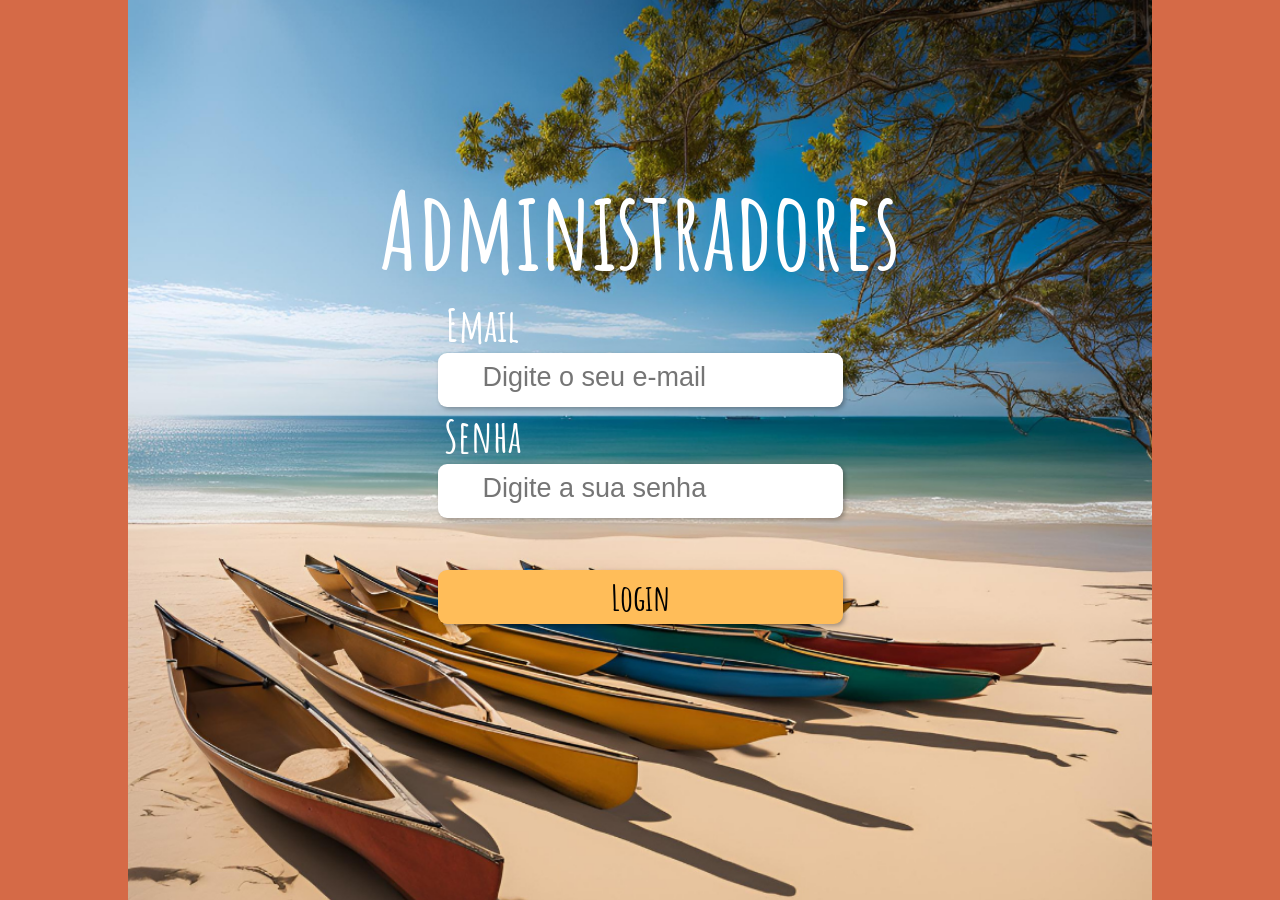
<file: src/html/administradores.html>
<!DOCTYPE html>
<html lang="pr-BR">
<head>
    <meta charset="UTF-8">
    <meta name="viewport" content="width=device-width, initial-scale=1.0">
    <title> Administradores </title>
        <link rel="shortcut icon" href="../../public/images/home/favicon.ico" type="image/x-icon">
            <link rel="stylesheet" href="../css/base.css">
</head>
<body class="body-administradores">
    <section id="login">
        <main>
            <div class="formulario">
                <h1 id="h1-adm">Administradores</h1>
                    <h2 id="h2-adm">Email</h2>
                         <input type="text" placeholder="      Digite o seu e-mail">
                    <h2 id="h2-adm">Senha</h2>
                        <input type="password" placeholder="      Digite a sua senha"> <br>
                        <input type="button" value="Login" class="login">
            </div>
        </main>
    </section>
</body>
</html>
</file>
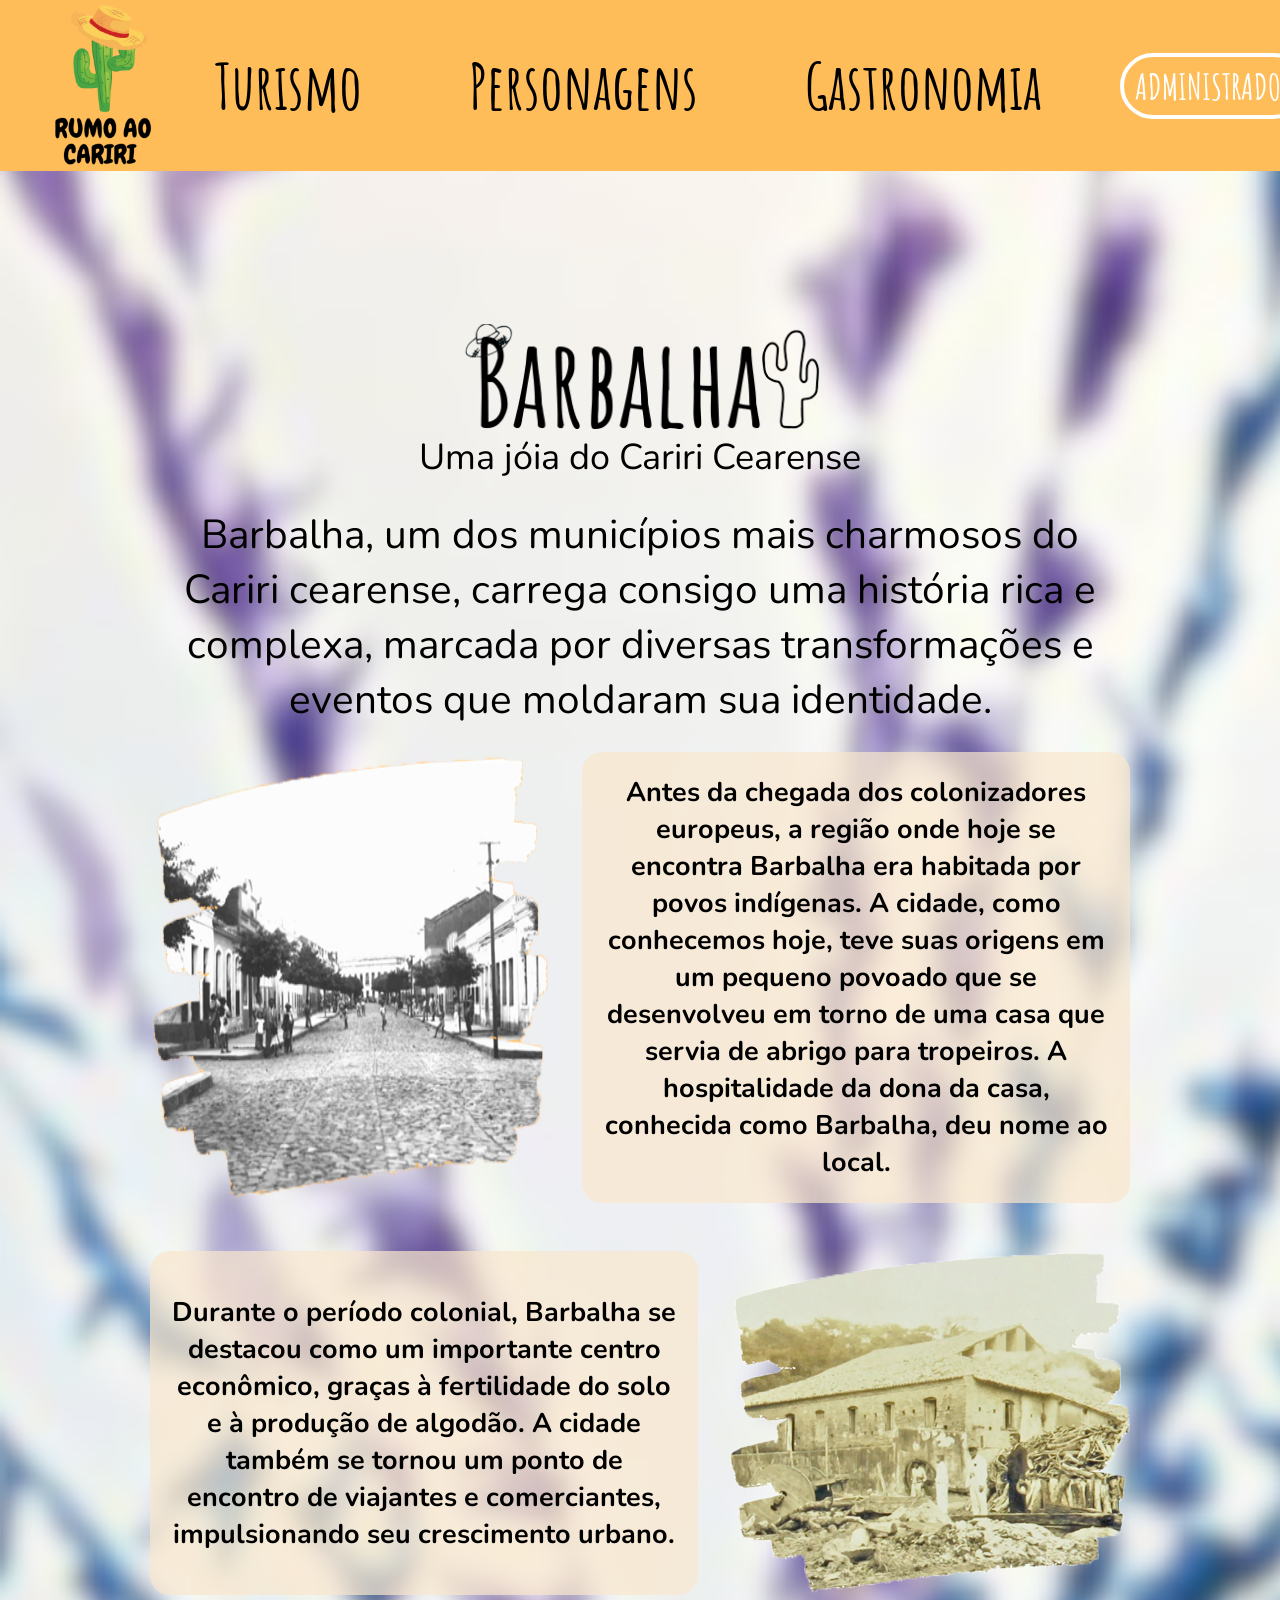
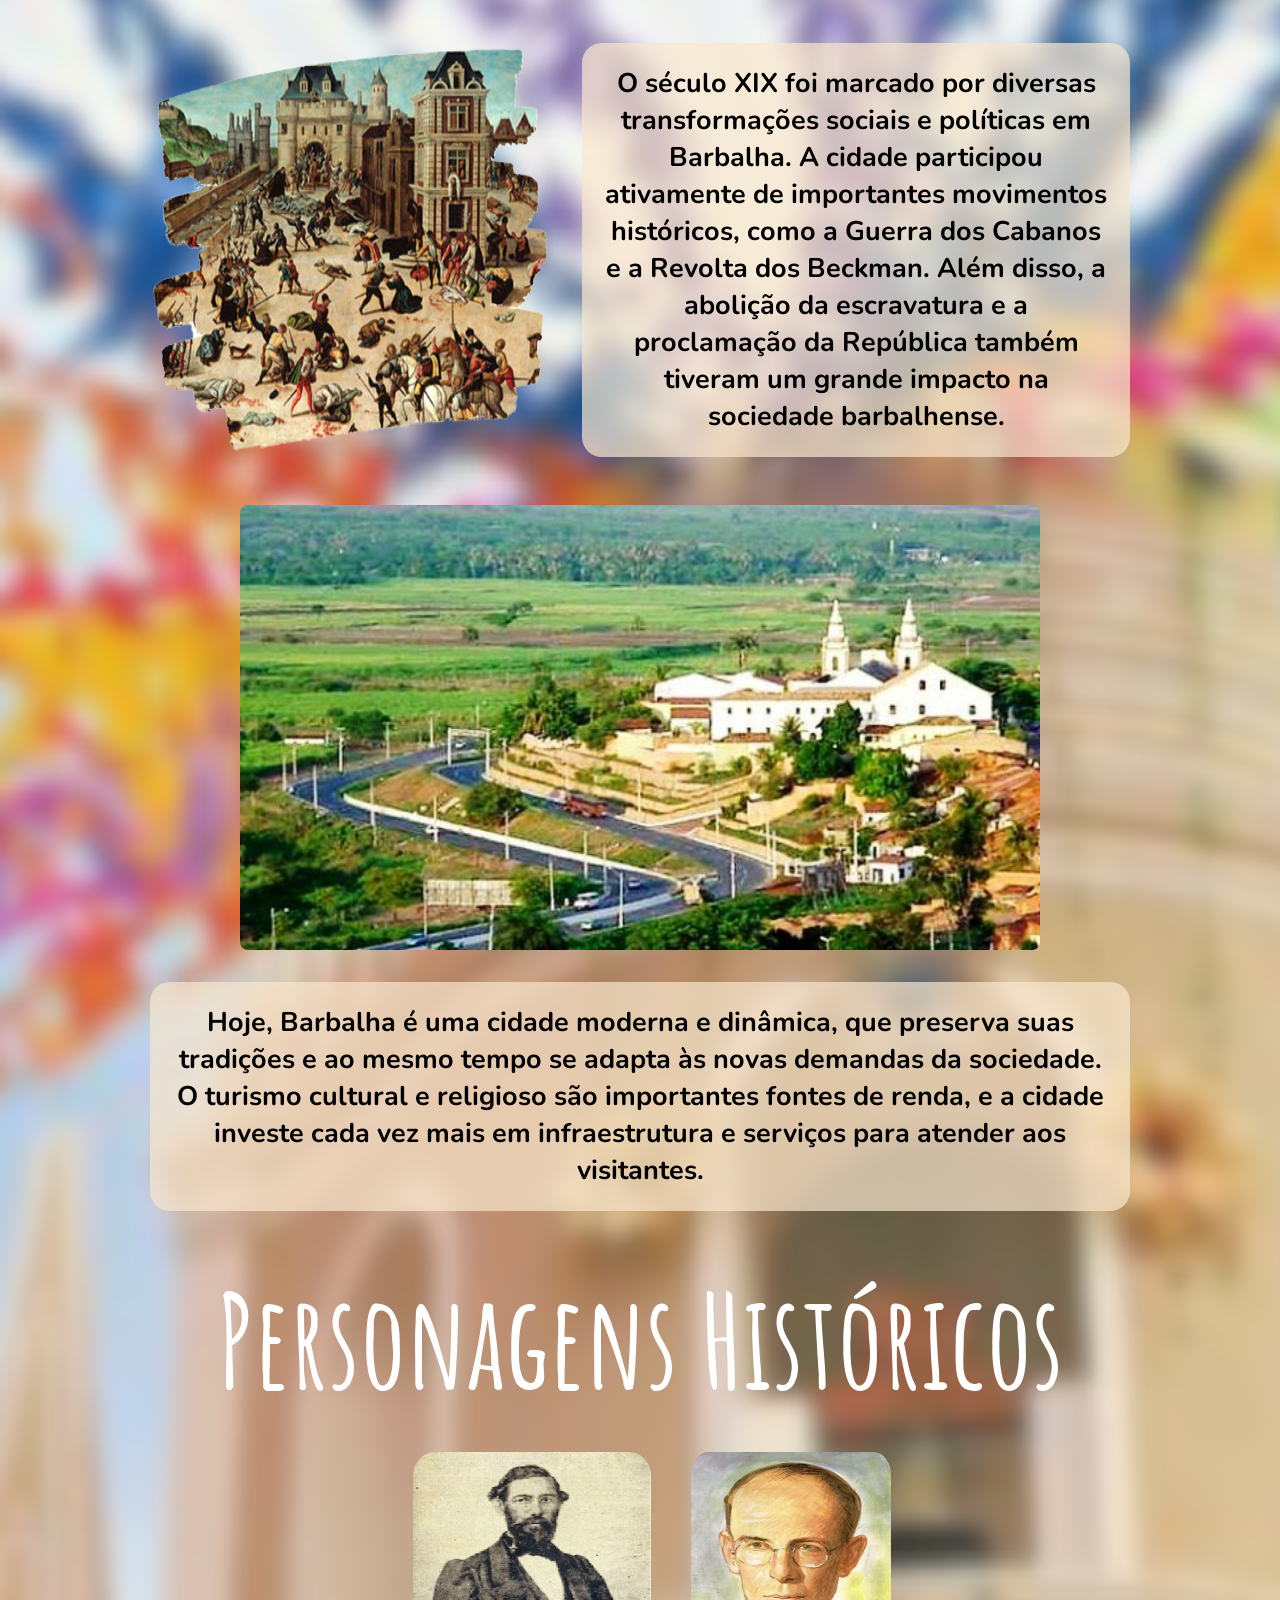
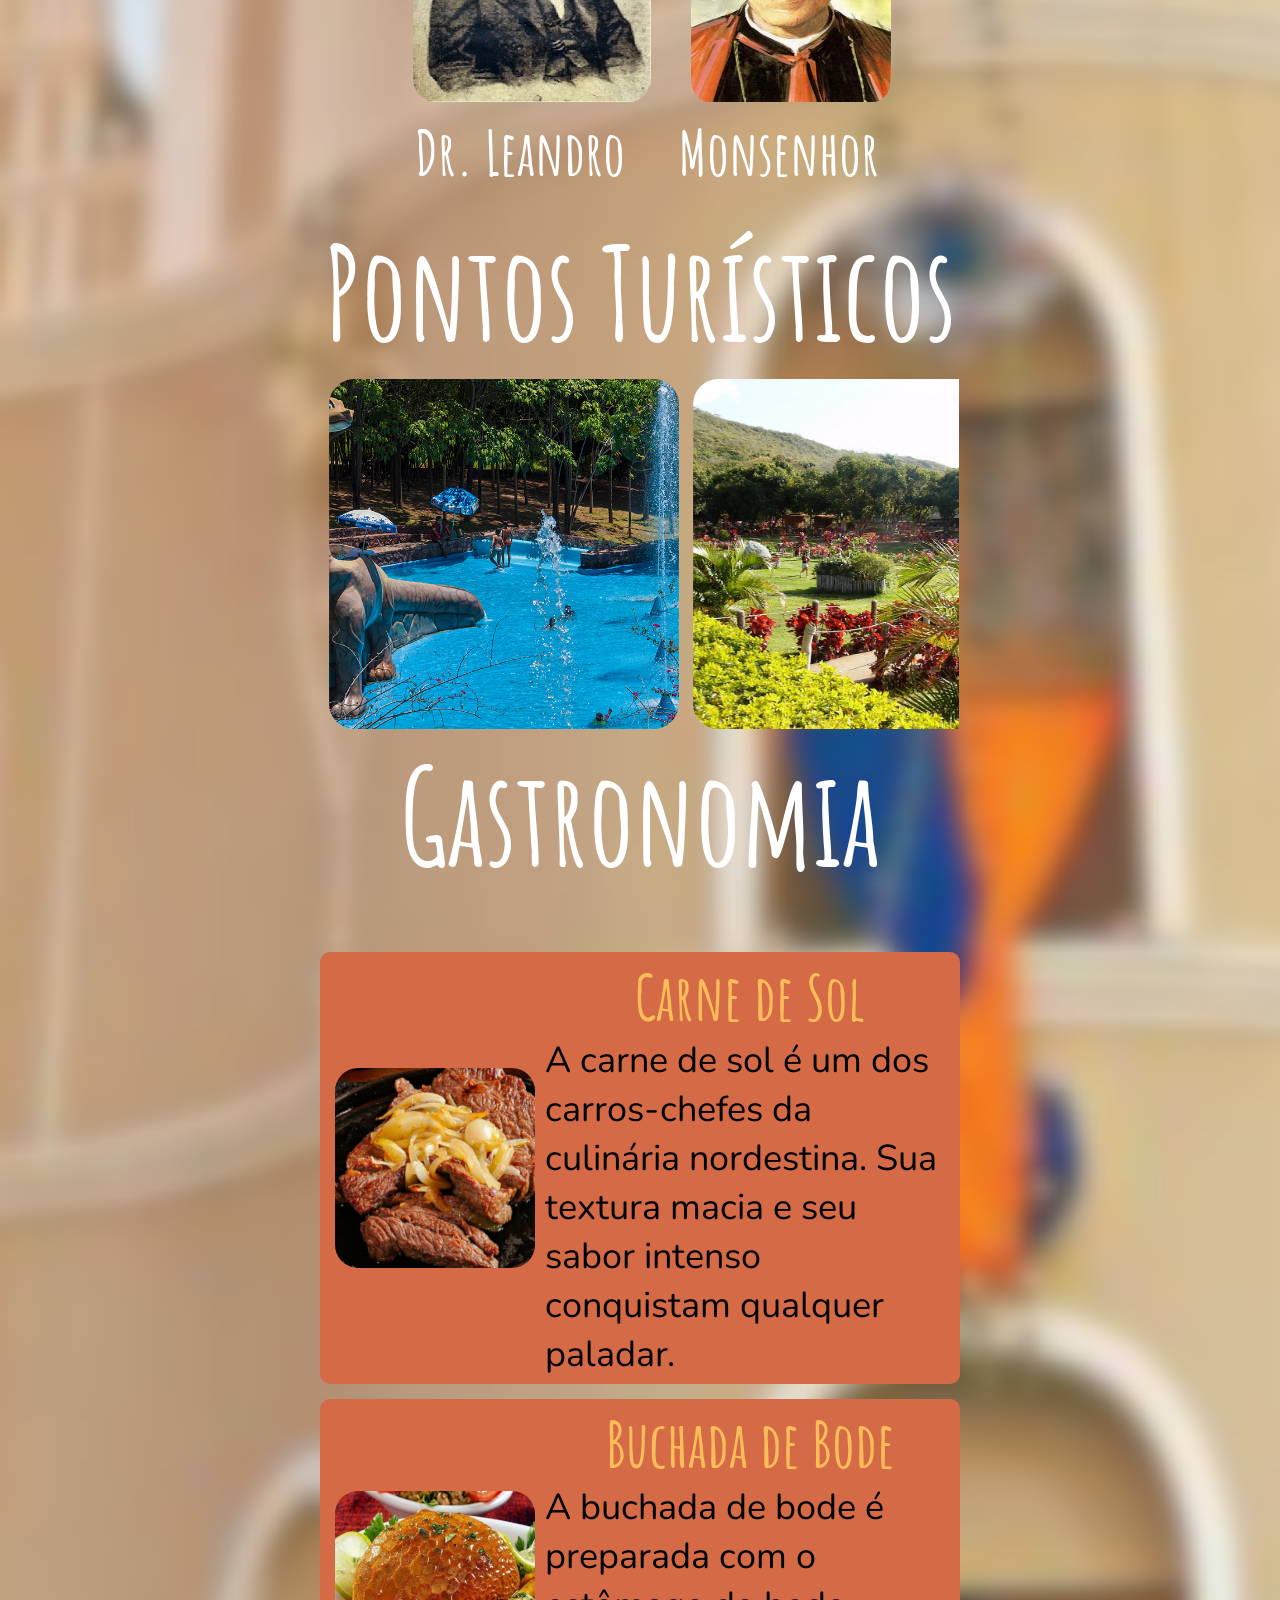
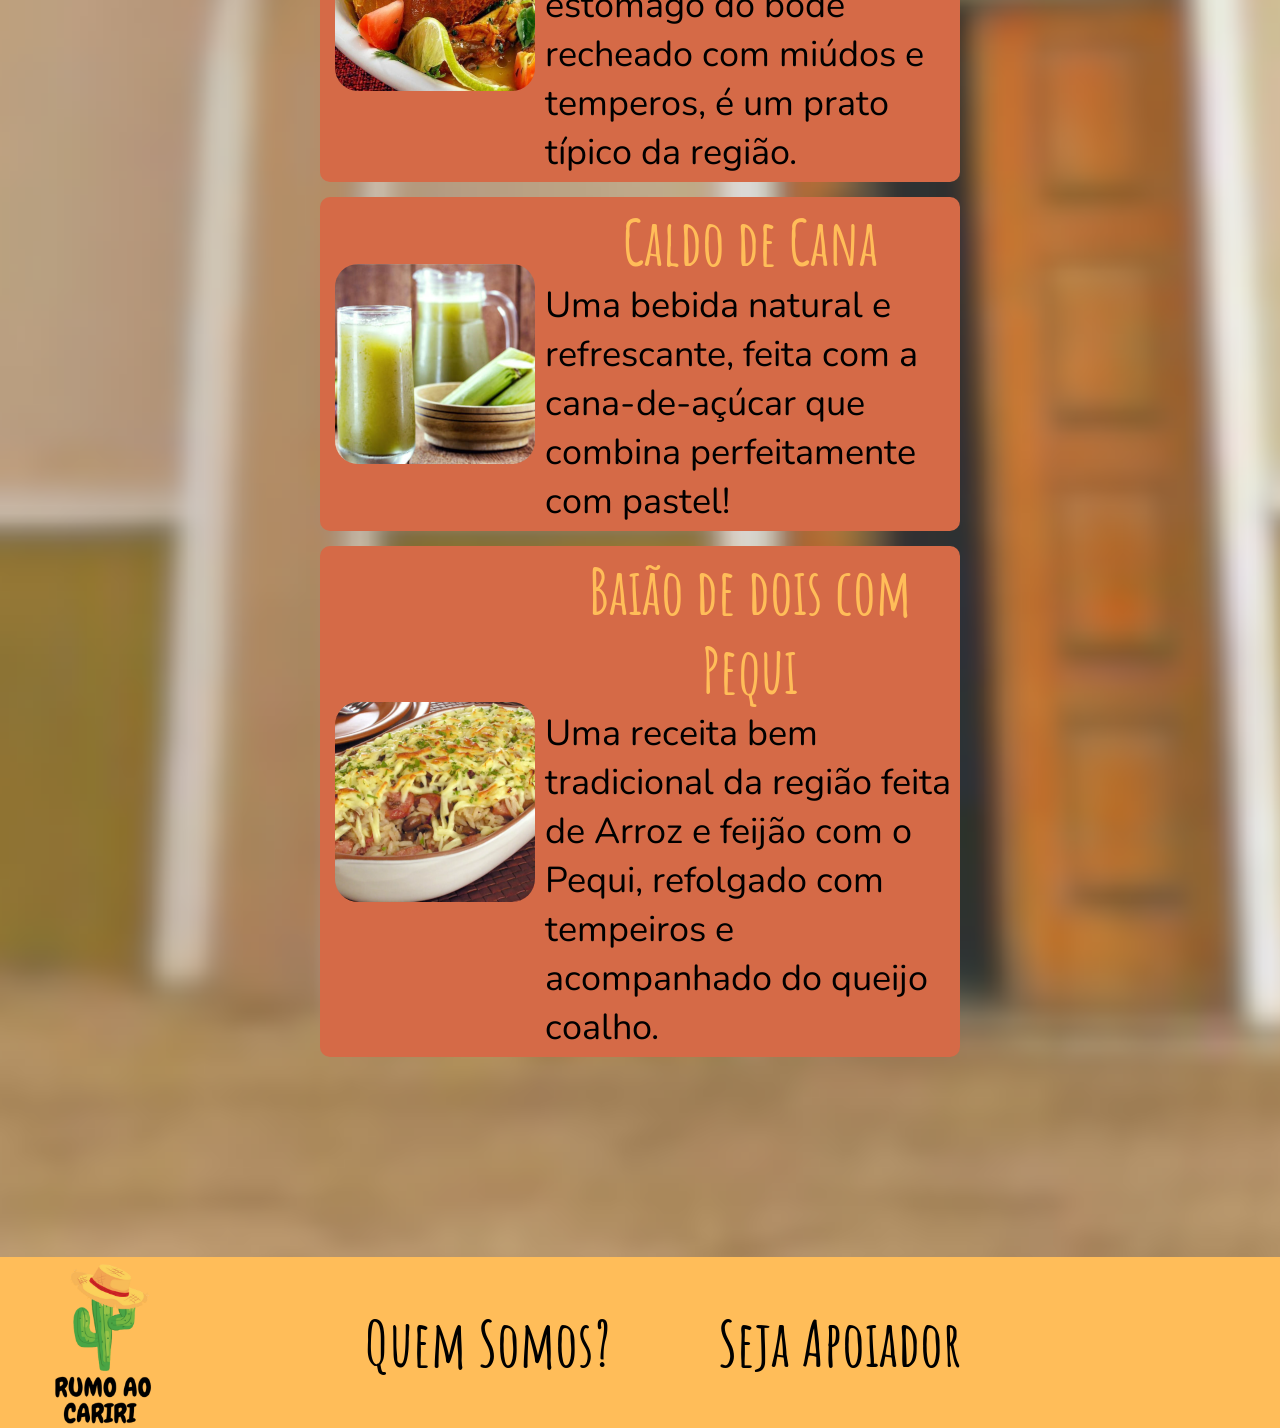
<file: src/html/barbalha.html>
<!DOCTYPE html>
<html lang="pt-BR">
<head>
    <meta charset="UTF-8">
    <meta name="viewport" content="width=device-width, initial-scale=1.0">
        <title> Barbalha </title>
            <link rel="shortcut icon" href="../../public/images/home/favicon.ico" type="image/x-icon">
                <link rel="stylesheet" href="../../src/css/base.css">
</head>

<body class="body-barbalha">
    <header class="header-global">
        <div class="logo">
            <img src="../../public/images/home/logo.png" alt="logo_site" id="logo">
        </div>
            <nav>
                <ul>
                    <li><a href="#turismo">Turismo</a></li>
                    <li><a href="#persona">Personagens</a></li>
                    <li><a href="#gastro">Gastronomia</a></li>
                </ul>
            </nav>
        <div>
            <a href="../html/administradores.html" class="btn"> Administrador </a>
        </div>
    </header>

    <main class="container">
        <div class="title-img">
            <img src="../../public/images/barbalha/barbalha_titulo.png" alt="title_juazeiro">
        </div>
    
        <section class="about">
            <p id="p1"> Uma jóia do Cariri Cearense </p>
                <p id="sub-title">
                     Barbalha, um dos municípios mais charmosos do Cariri cearense, carrega 
                     consigo uma história rica e complexa, marcada por diversas transformações 
                     e eventos que moldaram sua identidade.
                </p>
        </section>
    
        <div class="section">
            <img src="../../public/images/barbalha/img1.png" alt="img1">
                <p>
                     Antes da chegada dos colonizadores europeus, a região onde hoje se encontra 
                     Barbalha era habitada por povos indígenas. A cidade, como conhecemos hoje, 
                     teve suas origens em um pequeno povoado que se desenvolveu em torno de uma 
                     casa que servia de abrigo para tropeiros. A hospitalidade da dona da casa, 
                     conhecida como Barbalha, deu nome ao local.
                </p>
        </div>
        <div class="section">
            <p>
                 Durante o período colonial, Barbalha se destacou como um importante centro econômico,
                 graças à fertilidade do solo e à produção de algodão. A cidade também se tornou um 
                 ponto de encontro de viajantes e comerciantes, impulsionando seu crescimento urbano.
            </p>
                <img src="../../public/images/barbalha/img2.png" alt="img2">
        </div>
    
        <div class="section">
            <img src="../../public/images/barbalha/img3.png" alt="img3">
                <p>
                     O século XIX foi marcado por diversas transformações sociais e políticas em Barbalha. 
                     A cidade participou ativamente de importantes movimentos históricos, como a Guerra dos 
                     Cabanos e a Revolta dos Beckman. Além disso, a abolição da escravatura e a proclamação 
                     da República também tiveram um grande impacto na sociedade barbalhense.
                </p>
        </div>
    
        <section class="section section--center">
            <img src="../../public/images/barbalha/barbalha cidade vista.jpg" alt="img4">
                <p>
                    Hoje, Barbalha é uma cidade moderna e dinâmica, que preserva suas tradições e ao mesmo 
                    tempo se adapta às novas demandas da sociedade. O turismo cultural e religioso são importantes 
                    fontes de renda, e a cidade investe cada vez mais em infraestrutura e serviços para atender aos 
                    visitantes.
            </p>
        </section>
    
                    <h2> Personagens Históricos </h2>
        <div class="personagens" id="persona">
            <a href="#">
                <img src="../../public/images/barbalha/Dr._Leandro_Bezerra_Monteiro.jpg" alt="Leandro Bezerra" class="person">
                    <h3 class="perso-title"> Dr. Leandro </h3>
            </a>
    
            <a href="#">
                <img src="../../public/images/barbalha/monsenhor antonio.jpg" alt="Monsenhor" class="person">
                    <h3 class="perso-title"> Monsenhor </h3>
            </a>
        </div>

                <h2> Pontos Turísticos </h2>
        <div class="slider">
            <div class="content" id="turismo">
                <img src="../../public/images/barbalha/pontos turisticos/Arajara park.png" title="Arajara Park">
                <img src="../../public/images/barbalha/pontos turisticos/caldas.png" title="Balneario do Caldas">
                <img src="../../public/images/barbalha/pontos turisticos/Igreja_do_Rosário_de_Barbalha.png" title="Igreja do Rosário">
                <img src="../../public/images/barbalha/pontos turisticos/museu.png" title="Museu de Barbalha">
                <img src="../../public/images/barbalha/pontos turisticos/praça da estação.png" title="Praça Padre Cícero">
                <img src="../../public/images/barbalha/pontos turisticos/riachodomeio.png" title="Sítio Riacho do meio">
                <img src="../../public/images/barbalha/pontos turisticos/teleférico_barbalha.png" title="Teleférico de Barbalha">
            </div>
        </div> 
    
                <h2> Gastronomia </h2>
        <nav class="itens_gastronomia">
            <section class="gastronomia" id="gastro">
                <div class="cards">
                    <img src="../../public/images/juazeiro/carne de sol.png" alt="carne_de_sol" id="img-gastro">
                        <div class="card-gastronomia">
                            <h3>Carne de Sol</h3>
                                <p>  A carne de sol é um dos carros-chefes
                                     da culinária nordestina.
                                     Sua textura macia e seu sabor
                                     intenso conquistam qualquer paladar.
                                </p>
                        </div>
                </div>
    
                <div class="cards">
                    <img src="../../public/images/juazeiro/buchada.png" alt="buchada" id="img-gastro">
                        <div class="card-gastronomia">
                            <h3>Buchada de Bode</h3>
                                 <p>  A buchada de bode é preparada com o
                                      estômago do bode recheado com miúdos e
                                      temperos, é um prato típico da região.
                                 </p>
                         </div>
                </div>
    
                <div class="cards">
                    <img src="../../public/images/juazeiro/caldo de cana.png" alt="caldo" id="img-gastro">
                        <div class="card-gastronomia">
                            <h3>Caldo de Cana</h3>
                                 <p>  Uma bebida natural e refrescante,
                                      feita com a cana-de-açúcar que combina
                                      perfeitamente com pastel!
                                 </p>
                        </div>
                </div>
    
                <div class="cards">
                    <img src="../../public/images/juazeiro/baiao_pequi.png" alt="baiao" id="img-gastro">
                        <div class="card-gastronomia">
                            <h3>Baião de dois com Pequi</h3>
                                 <p>  Uma receita bem tradicional da região
                                      feita de Arroz e feijão com o Pequi,
                                      refolgado com tempeiros e acompanhado
                                      do queijo coalho.
                                </p>
                        </div>
                </div>
            </section>
        </nav>
    </main>

    <footer>
        <img src="../../public/images/home/logo.png" alt="Logo_Site" id="logo">
            <nav class="footer-nav">
                <ul>
                    <li><a href="#">Quem Somos?</a></li>
                    <li><a href="#">Seja Apoiador</a></li>
                </ul>
            </nav>
    </footer>
</html>
</file>
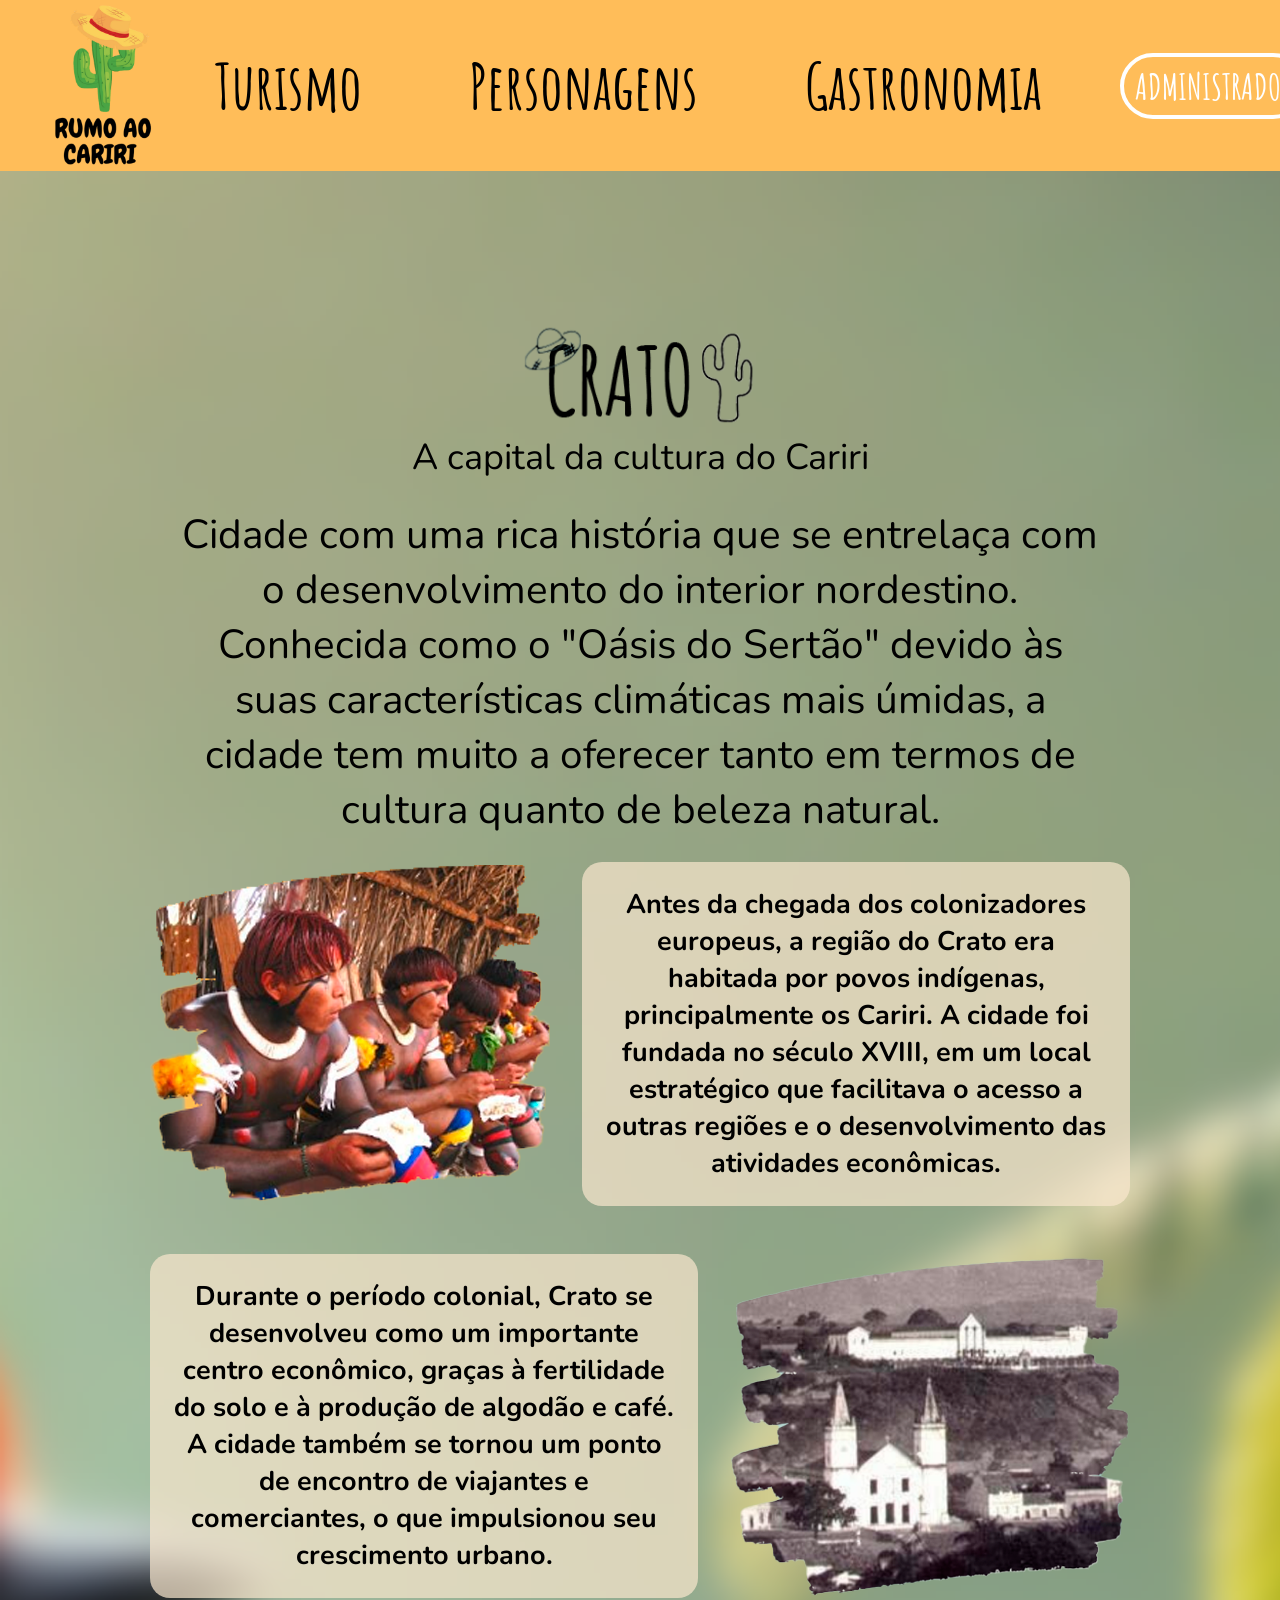
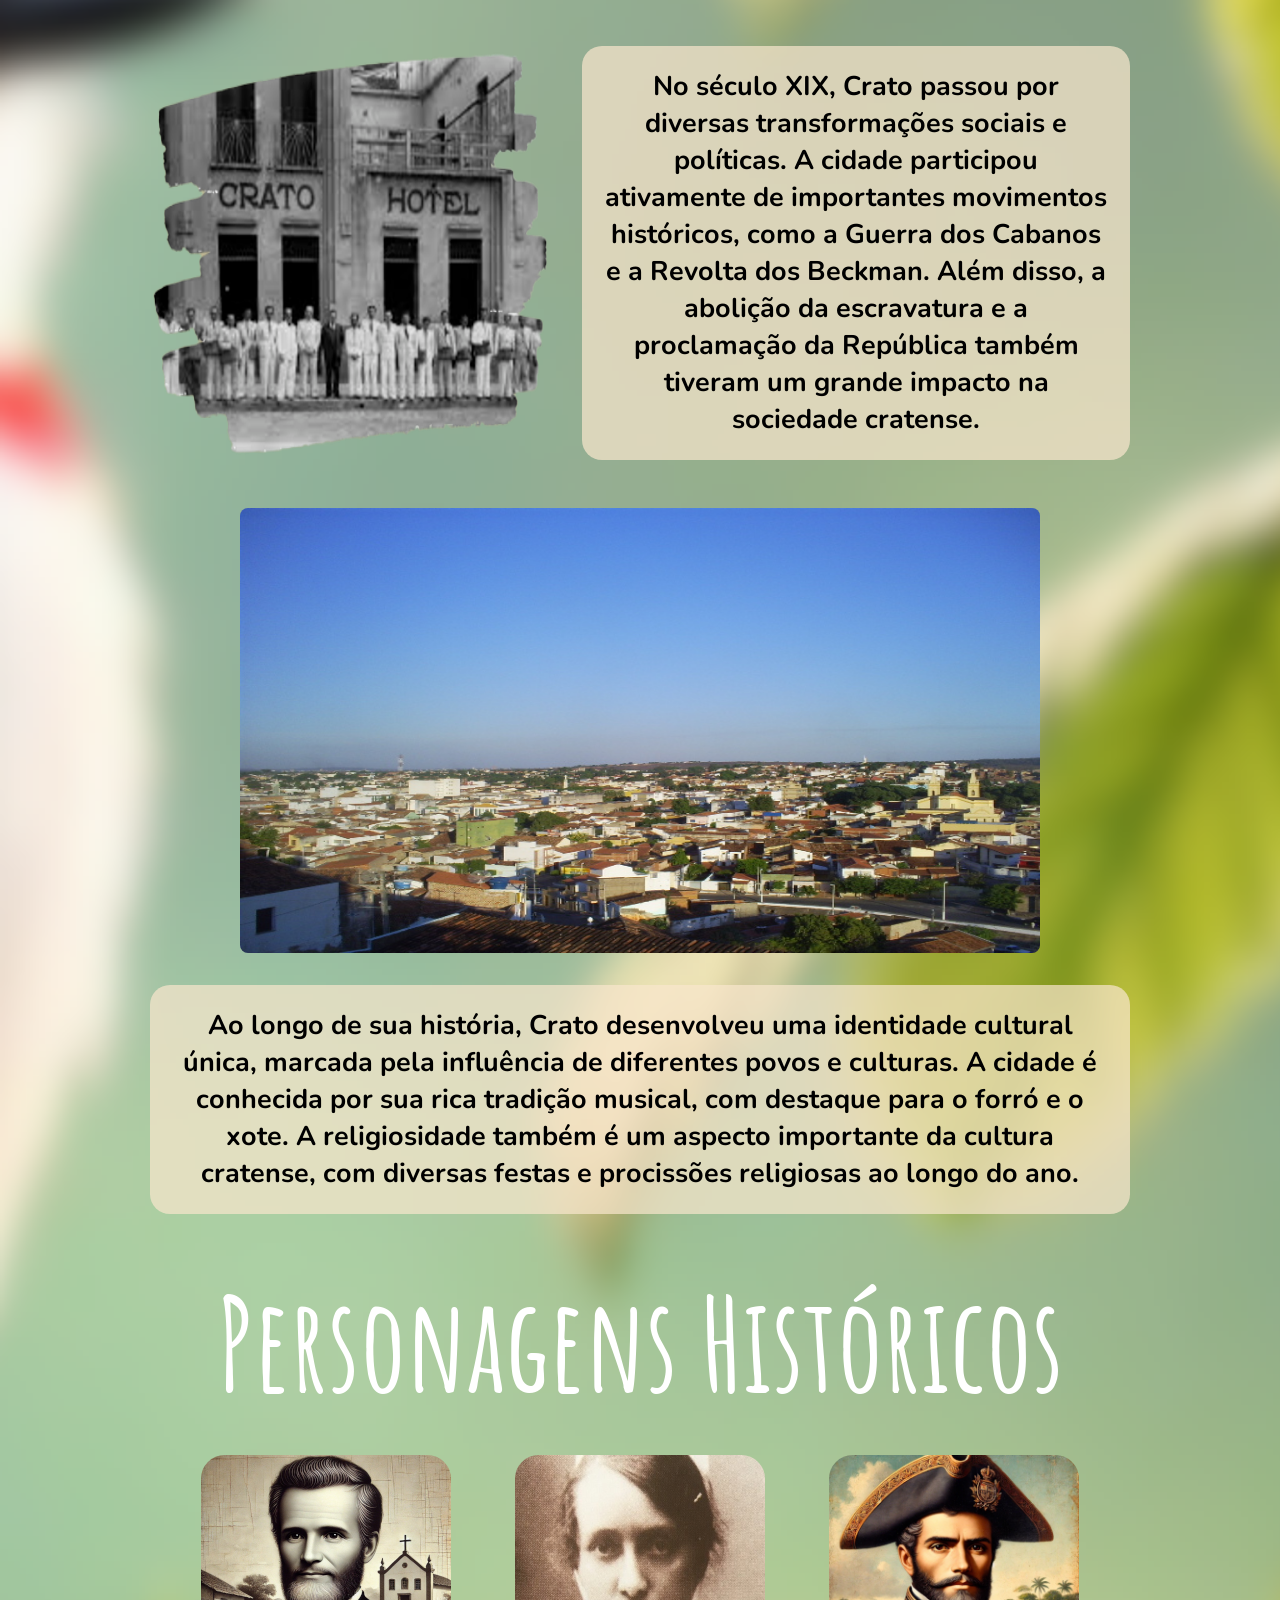
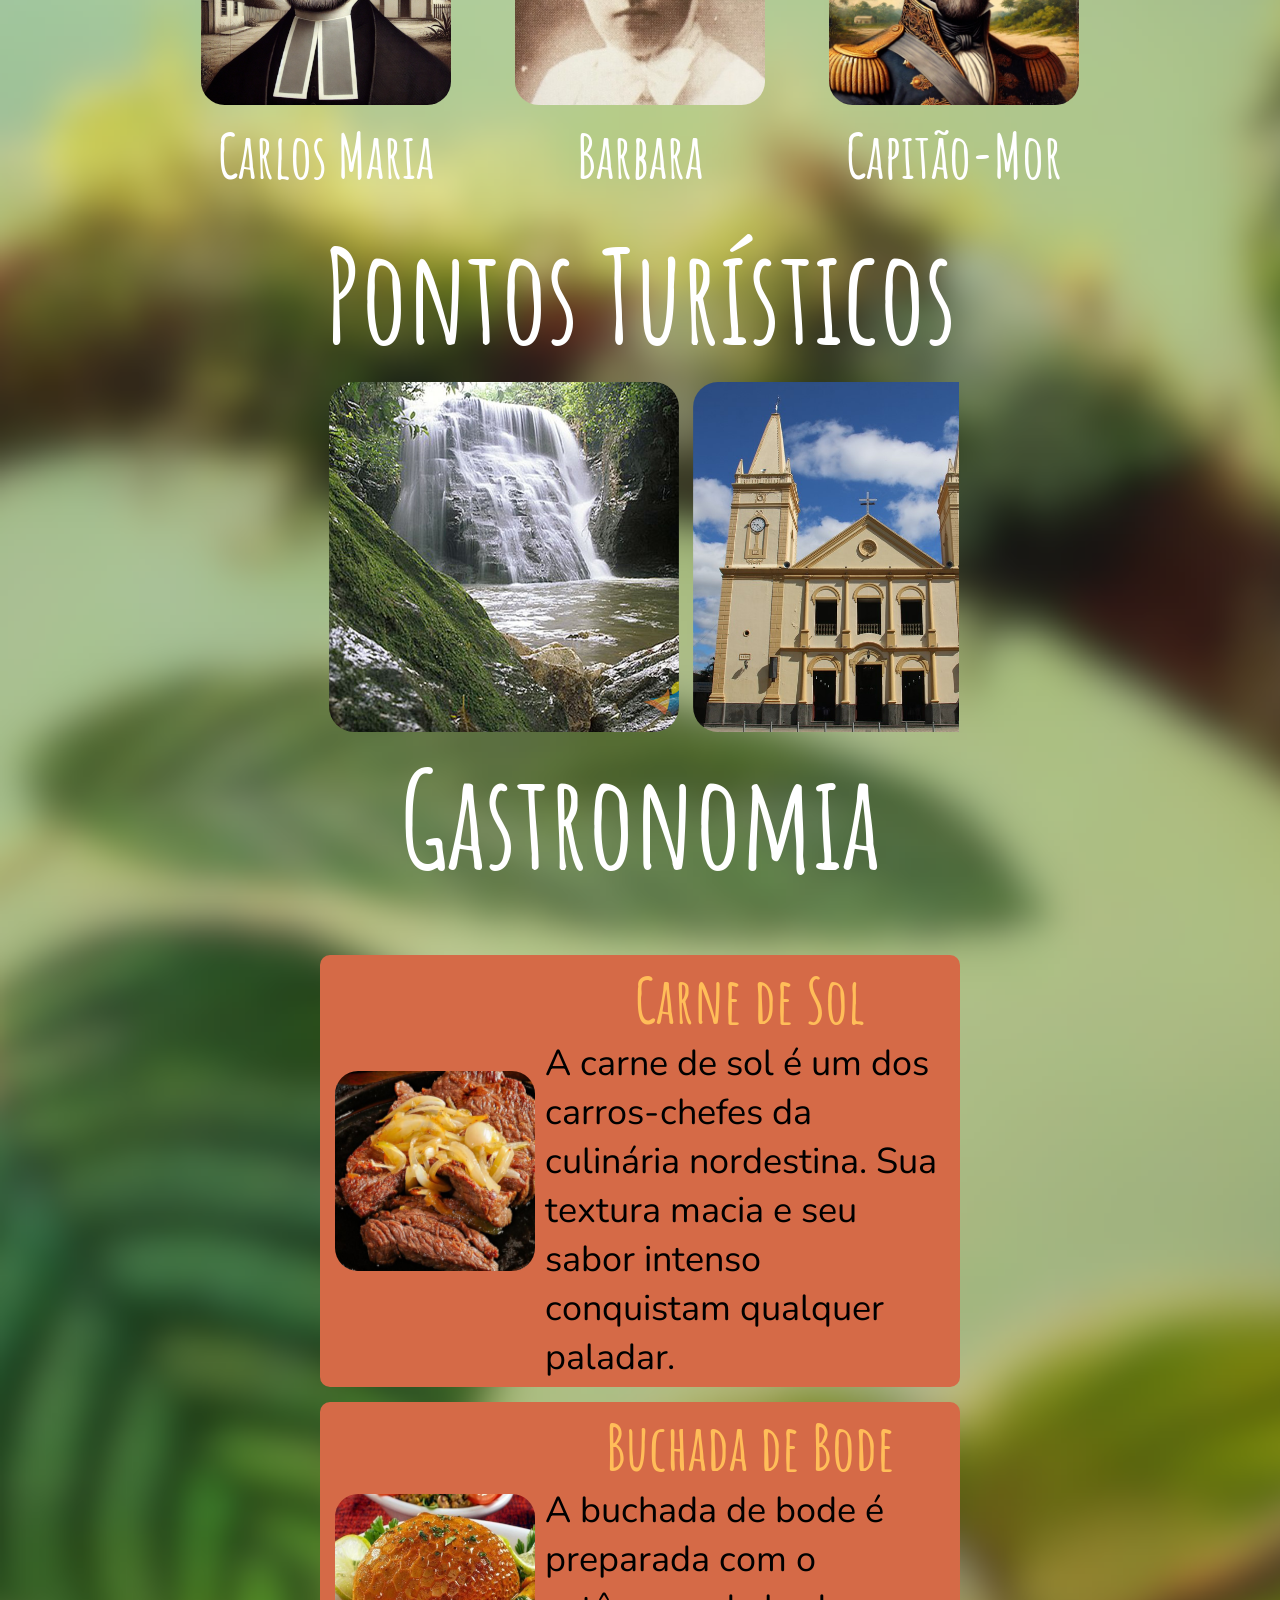
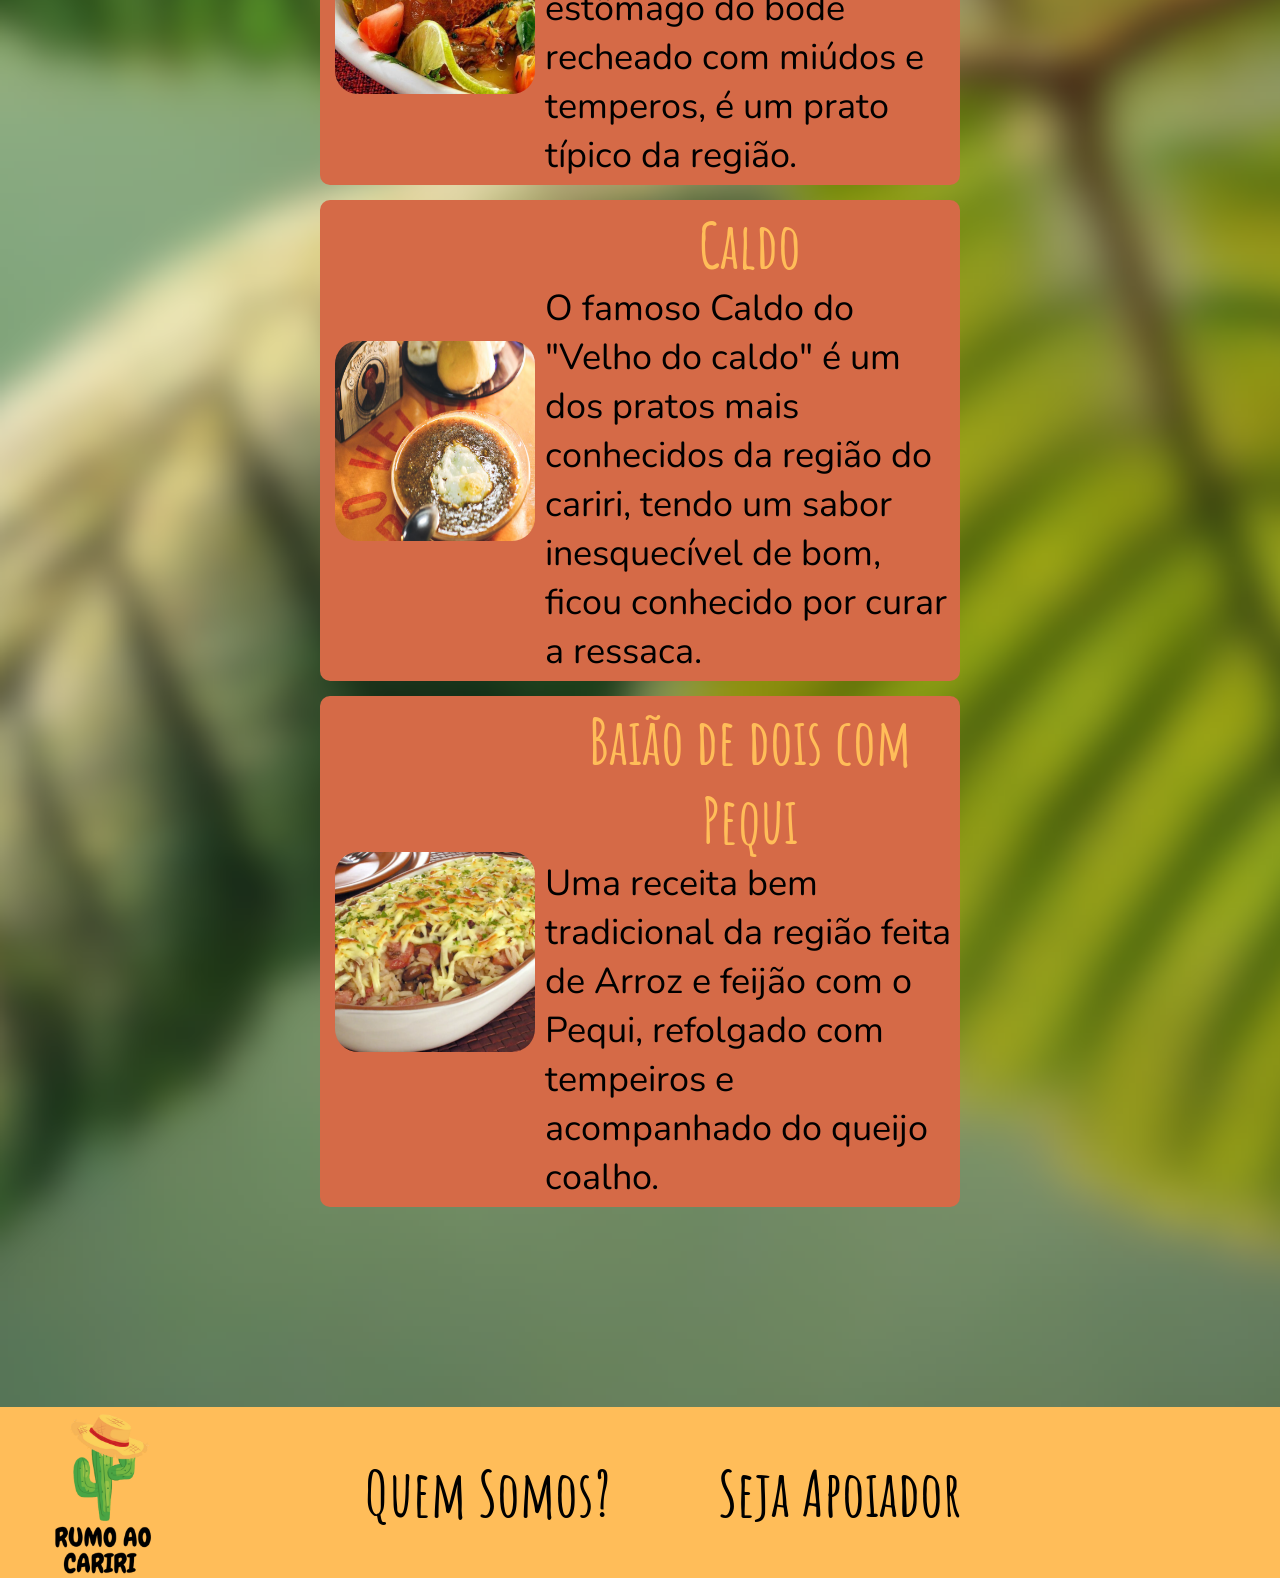
<file: src/html/crato.html>
<!DOCTYPE html>
<html lang="pt-BR">

<head>
    <meta charset="UTF-8">
    <meta name="viewport" content="width=device-width, initial-scale=1.0">
    <title> Crato </title>
    <link rel="shortcut icon" href="../../public/images/home/favicon.ico" type="image/x-icon">
    <link rel="stylesheet" href="../css/base.css">
</head>

<body class="body-crato">
    <header class="header-global">
        <div class="logo">
            <img src="../../public/images/home/logo.png" alt="logo_site" id="logo">
        </div>
        <nav>
            <ul>
                <li><a href="#turismo">Turismo</a></li>
                <li><a href="#perso">Personagens</a></li>
                <li><a href="#gastro">Gastronomia</a></li>
            </ul>
        </nav>
        <div>
            <a href="../html/administradores.html" class="btn"> Administrador </a>
        </div>
    </header>

    <main class="container">
        <div class="title-img">
            <img src="../../public/images/crato/Crato_título.png" alt="title_Crato">
        </div>

        <section class="about">
            <p id="p1"> A capital da cultura do Cariri </p>
            <p id="sub-title">
                Cidade com uma rica história que se entrelaça com o desenvolvimento
                do interior nordestino. Conhecida como o "Oásis do Sertão" devido às
                suas características climáticas mais úmidas, a cidade tem muito a
                oferecer tanto em termos de cultura quanto de beleza natural.
            </p>
        </section>

        <div class="section">
            <img src="../../public/images/crato/img1.png" alt="img1">
            <p>
                Antes da chegada dos colonizadores europeus, a região do Crato era
                habitada por povos indígenas, principalmente os Cariri. A cidade
                foi fundada no século XVIII, em um local estratégico que facilitava
                o acesso a outras regiões e o desenvolvimento das atividades econômicas.
            </p>
        </div>
        <div class="section">
            <p>
                Durante o período colonial, Crato se desenvolveu como um importante centro
                econômico, graças à fertilidade do solo e à produção de algodão e café. A
                cidade também se tornou um ponto de encontro de viajantes e comerciantes,
                o que impulsionou seu crescimento urbano.
            </p>
            <img src="../../public/images/crato/img2.png" alt="img2">
        </div>

        <div class="section">
            <img src="../../public/images/crato/img3.png" alt="img3">
            <p>
                No século XIX, Crato passou por diversas transformações sociais e políticas.
                A cidade participou ativamente de importantes movimentos históricos, como a
                Guerra dos Cabanos e a Revolta dos Beckman. Além disso, a abolição da escravatura
                e a proclamação da República também tiveram um grande impacto na sociedade cratense.
            </p>
        </div>

        <section class="section section--center">
            <img src="../../public/images/crato/Crato_de_tarde.png" alt="img4">
            <p>
                Ao longo de sua história, Crato desenvolveu uma identidade cultural única,
                marcada pela influência de diferentes povos e culturas. A cidade é conhecida
                por sua rica tradição musical, com destaque para o forró e o xote. A religiosidade
                também é um aspecto importante da cultura cratense, com diversas festas e procissões
                religiosas ao longo do ano.
            </p>
        </section>

                <h2> Personagens Históricos </h2>
        <div class="personagens" id="perso">
            <a href="../html/pages/carlos_maria.html">
                <img src="../../public/images/crato/carlos_maria.png" alt="carlos_maria" class="person">
                <h3 class="perso-title"> Carlos Maria </h3>
            </a>

            <a href="../html/pages/barbara_alencar.html">
                <img src="../../public/images/crato/barb_alencar.png" alt="Barbara_de_Alencar" class="person">
                <h3 class="perso-title"> Barbara </h3>
            </a>

            <a href="../html/pages/capitao_mor.html">
                <img src="../../public/images/crato/capitão_mor.png" alt="Capitão-Mor" class="person">
                <h3 class="perso-title"> Capitão-Mor </h3>
            </a>
        </div>

                <h2> Pontos Turísticos </h2>
        <div class="slider">
            <div class="content" id="turismo">
                <img src="../../public/images/crato/pontos_turisticos/Cascata-do-Sitio-Rosto-Crato.png" title="Cascata do Sítio Rosto">
                <img src="../../public/images/crato/pontos_turisticos/catedral da penha.png" title="Catedral da Penha">
                <img src="../../public/images/crato/pontos_turisticos/centro cultural.png" title="Centro Cultural do Cariri">
                <img src="../../public/images/crato/pontos_turisticos/museo do crato.png" title="Museu do Crato">
                <img src="../../public/images/crato/pontos_turisticos/parque de exposição.png" title="Parque de Exposições">
                <img src="../../public/images/crato/pontos_turisticos/praça da sé.png" title="Praça da Sé">
                <img src="../../public/images/crato/pontos_turisticos/senhora de fátima.png" title="Estátua Senha de Fátima">
                <img src="../../public/images/crato/pontos_turisticos/sítio fundão.png" title="Sítio Fundão">
                <img src="../../public/images/crato/velho do caldo.png" title="Velho do Caldo">
            </div>
        </div> 
                <h2> Gastronomia </h2>
        <nav class="itens_gastronomia">
            <section class="gastronomia" id="gastro">
                <div class="cards">
                    <img src="../../public/images/juazeiro/carne de sol.png" alt="carne_de_sol" id="img-gastro">
                    <div class="card-gastronomia">
                        <h3>Carne de Sol</h3>
                        <p> A carne de sol é um dos carros-chefes
                            da culinária nordestina.
                            Sua textura macia e seu sabor
                            intenso conquistam qualquer paladar.
                        </p>
                    </div>
                </div>

                <div class="cards">
                    <img src="../../public/images/juazeiro/buchada.png" alt="buchada" id="img-gastro">
                    <div class="card-gastronomia">
                        <h3>Buchada de Bode</h3>
                        <p> A buchada de bode é preparada com o
                            estômago do bode recheado com miúdos e
                            temperos, é um prato típico da região.
                        </p>
                    </div>
                </div>

                <div class="cards">
                    <img src="../../public/images/crato/velho do caldo.png" alt="caldo" id="img-gastro">
                    <div class="card-gastronomia">
                        <h3>Caldo</h3>
                        <p> O famoso Caldo do "Velho do caldo" é um dos pratos
                            mais conhecidos da região do cariri, tendo um sabor
                            inesquecível de bom, ficou conhecido por curar a 
                            ressaca.
                        </p>
                    </div>
                </div>

                <div class="cards">
                    <img src="../../public/images/juazeiro/baiao_pequi.png" alt="baiao" id="img-gastro">
                    <div class="card-gastronomia">
                        <h3>Baião de dois com Pequi</h3>
                        <p> Uma receita bem tradicional da região
                            feita de Arroz e feijão com o Pequi,
                            refolgado com tempeiros e acompanhado
                            do queijo coalho.
                        </p>
                    </div>
                </div>
            </section>
        </nav>
    </main>
    <footer>
        <img src="../../public/images/home/logo.png" alt="Logo_Site" id="logo">
        <nav class="footer-nav">
            <ul>
                <li><a href="#">Quem Somos?</a></li>
                <li><a href="#">Seja Apoiador</a></li>
            </ul>
        </nav>
    </footer>
</body>

</html>
</file>
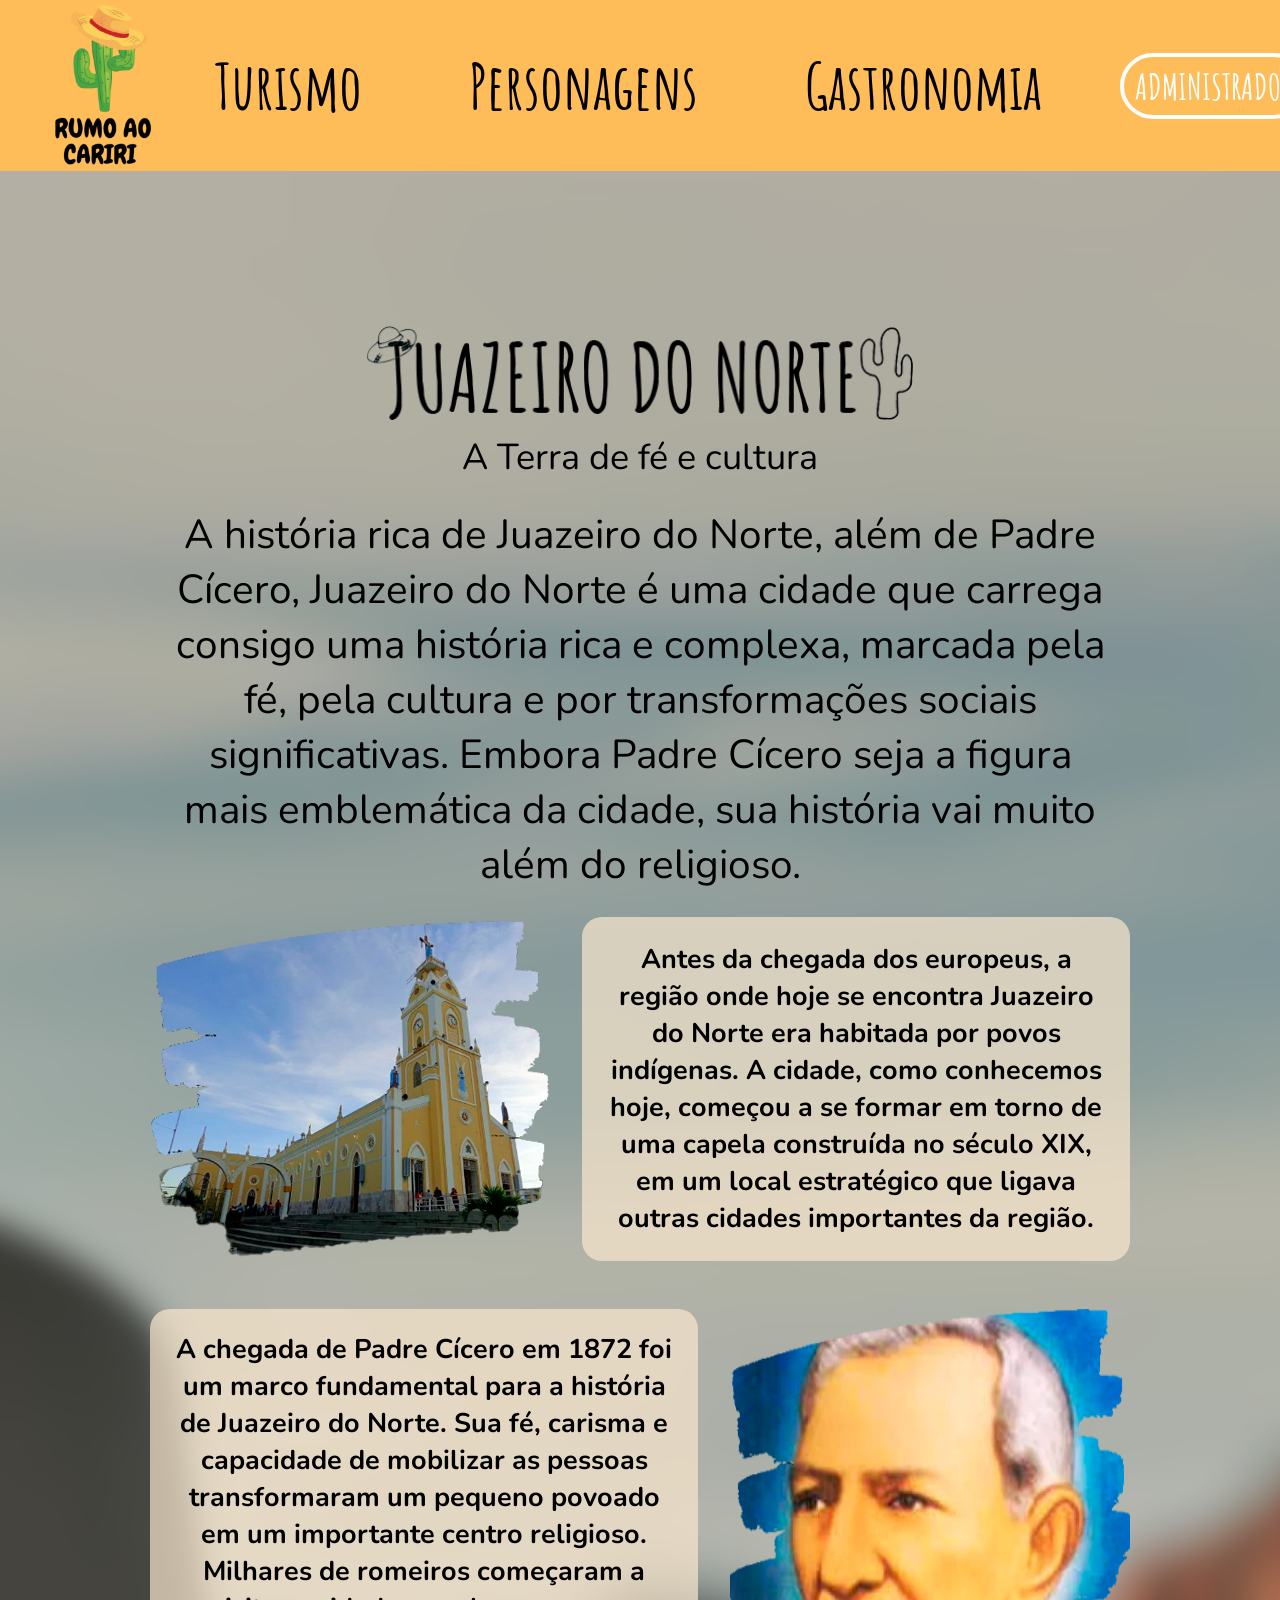
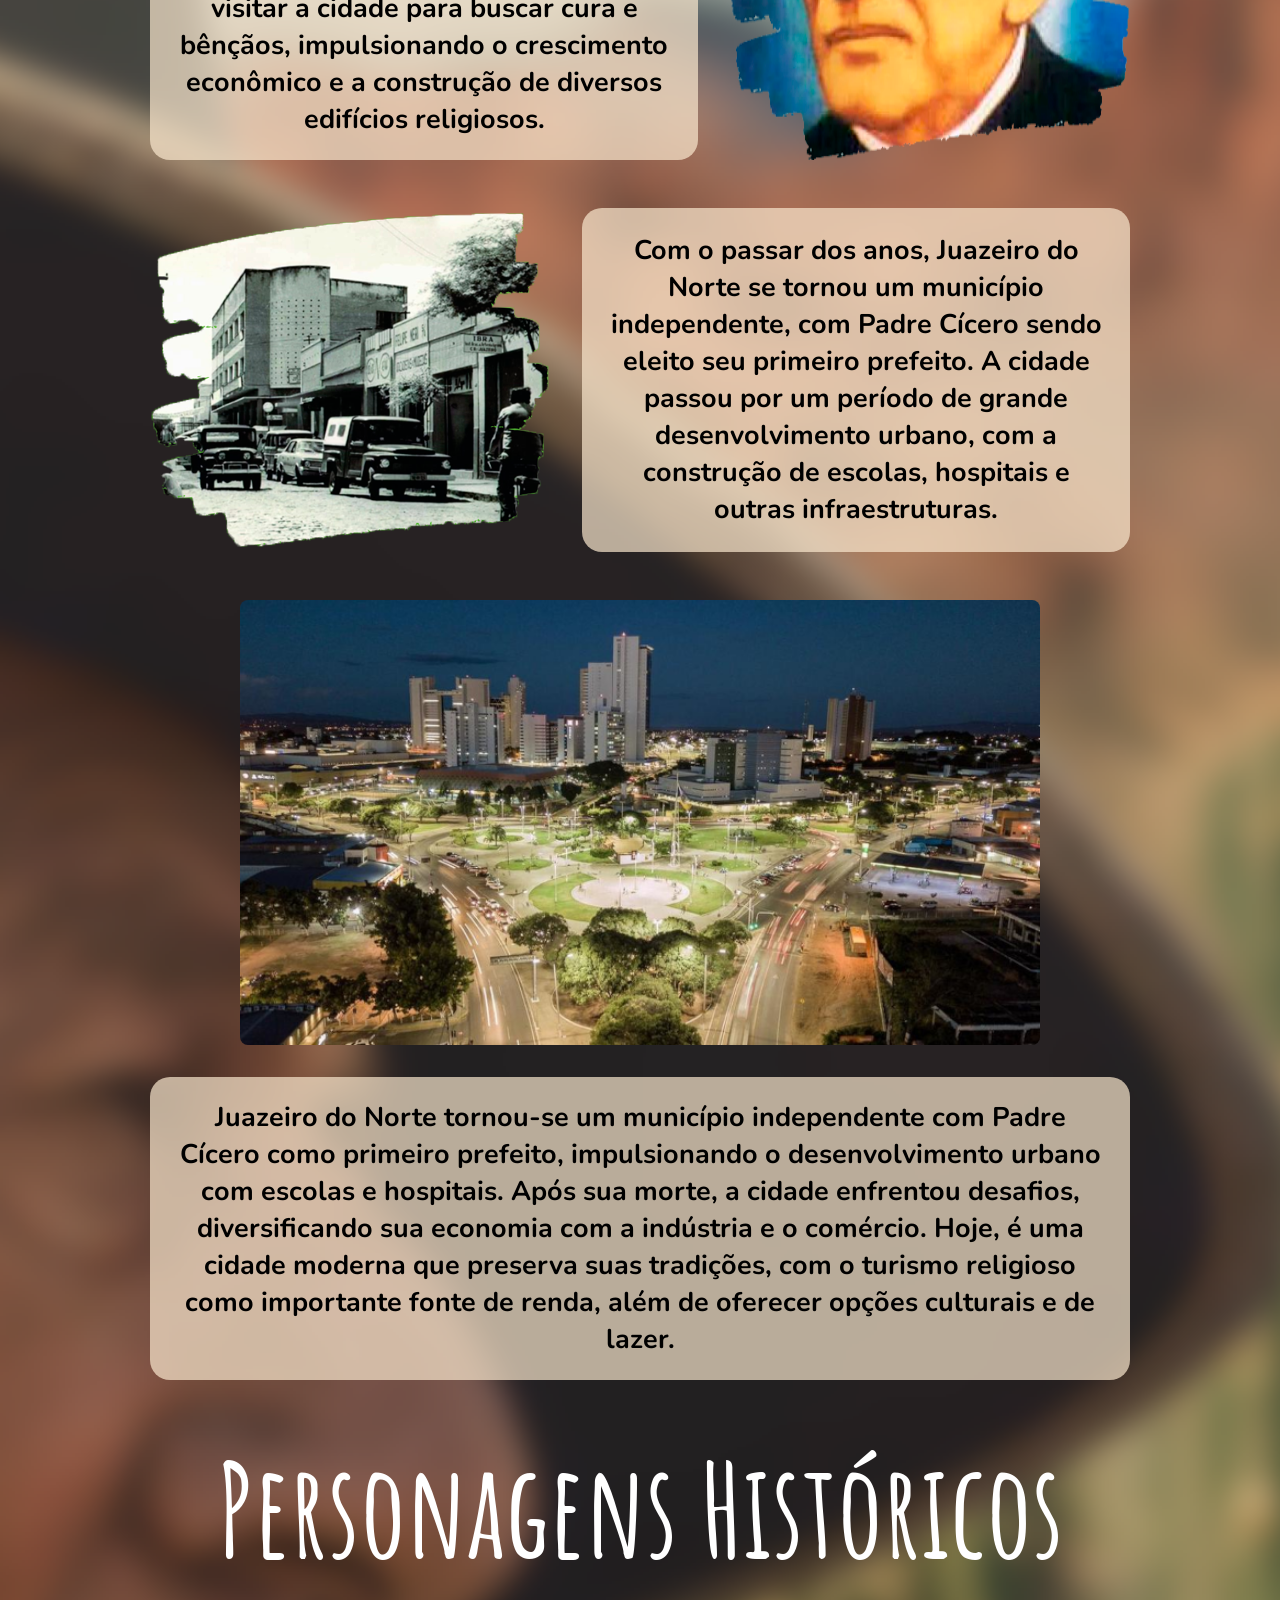
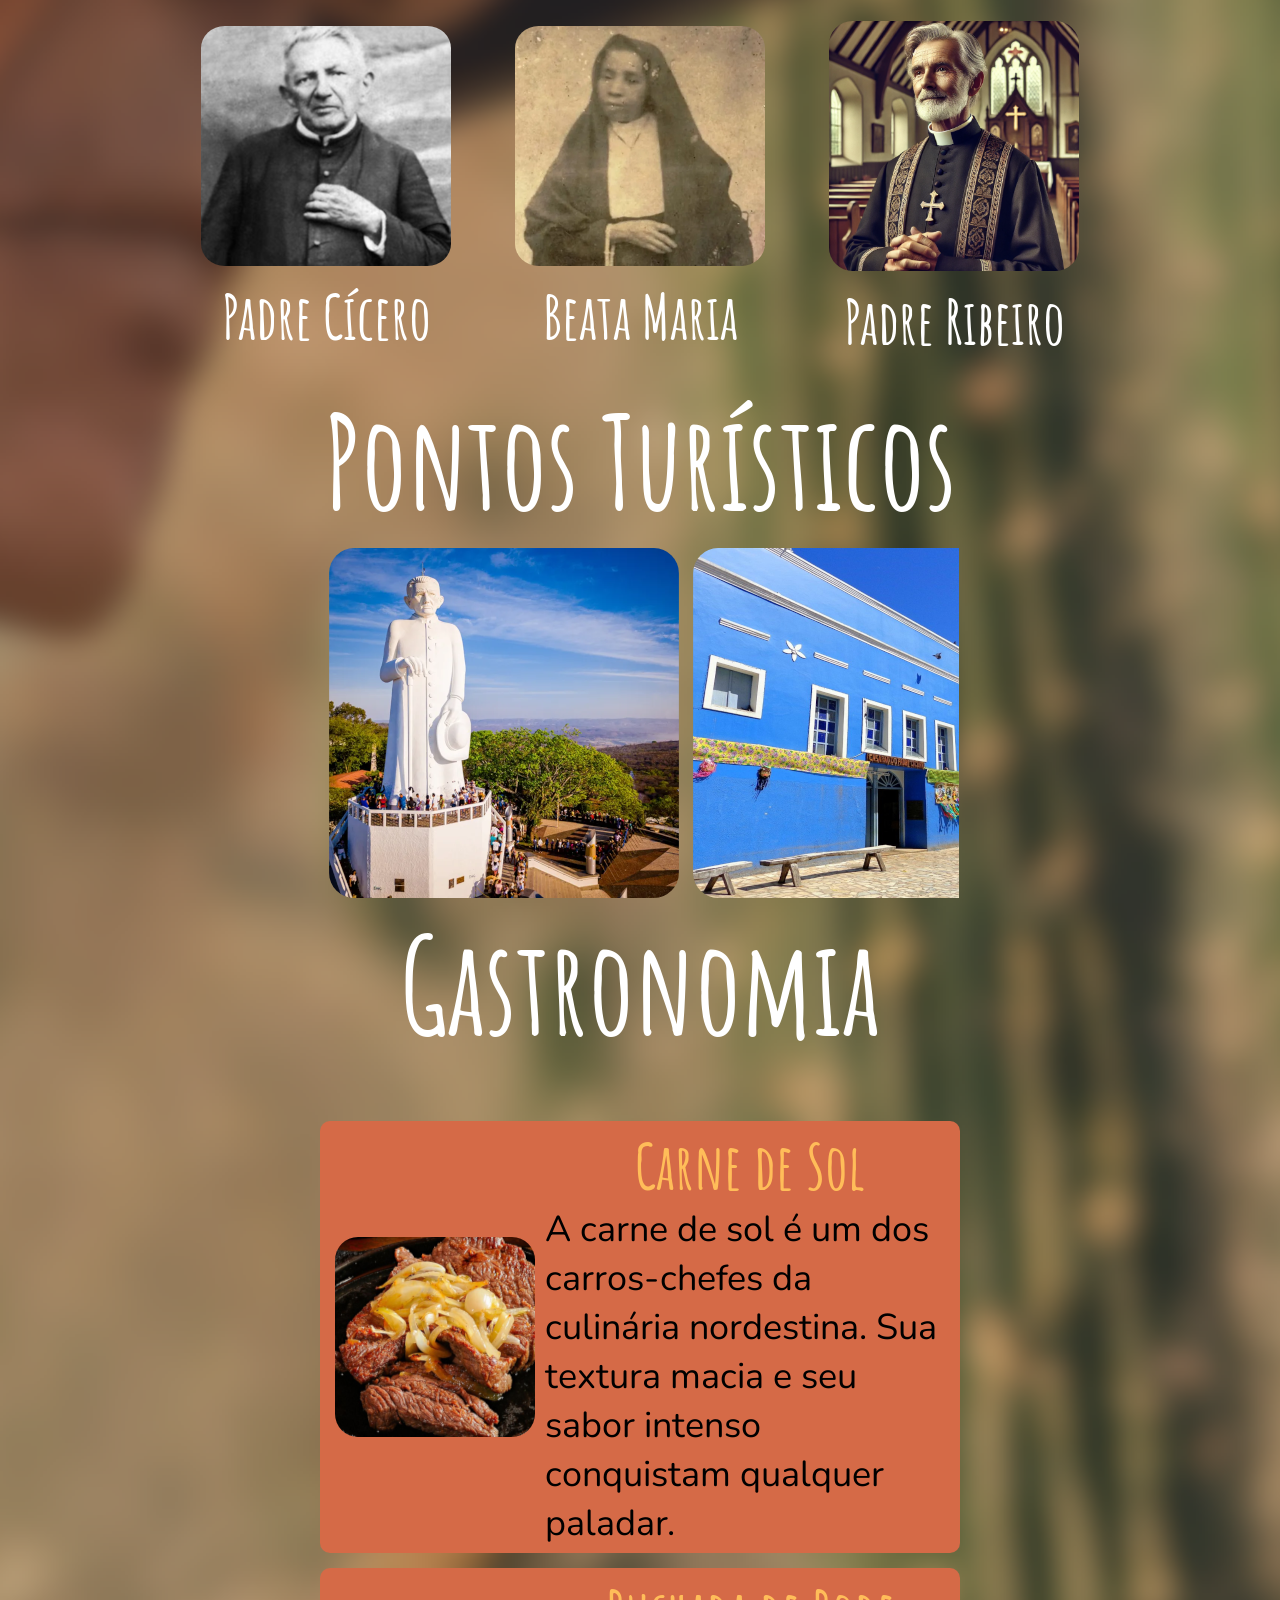
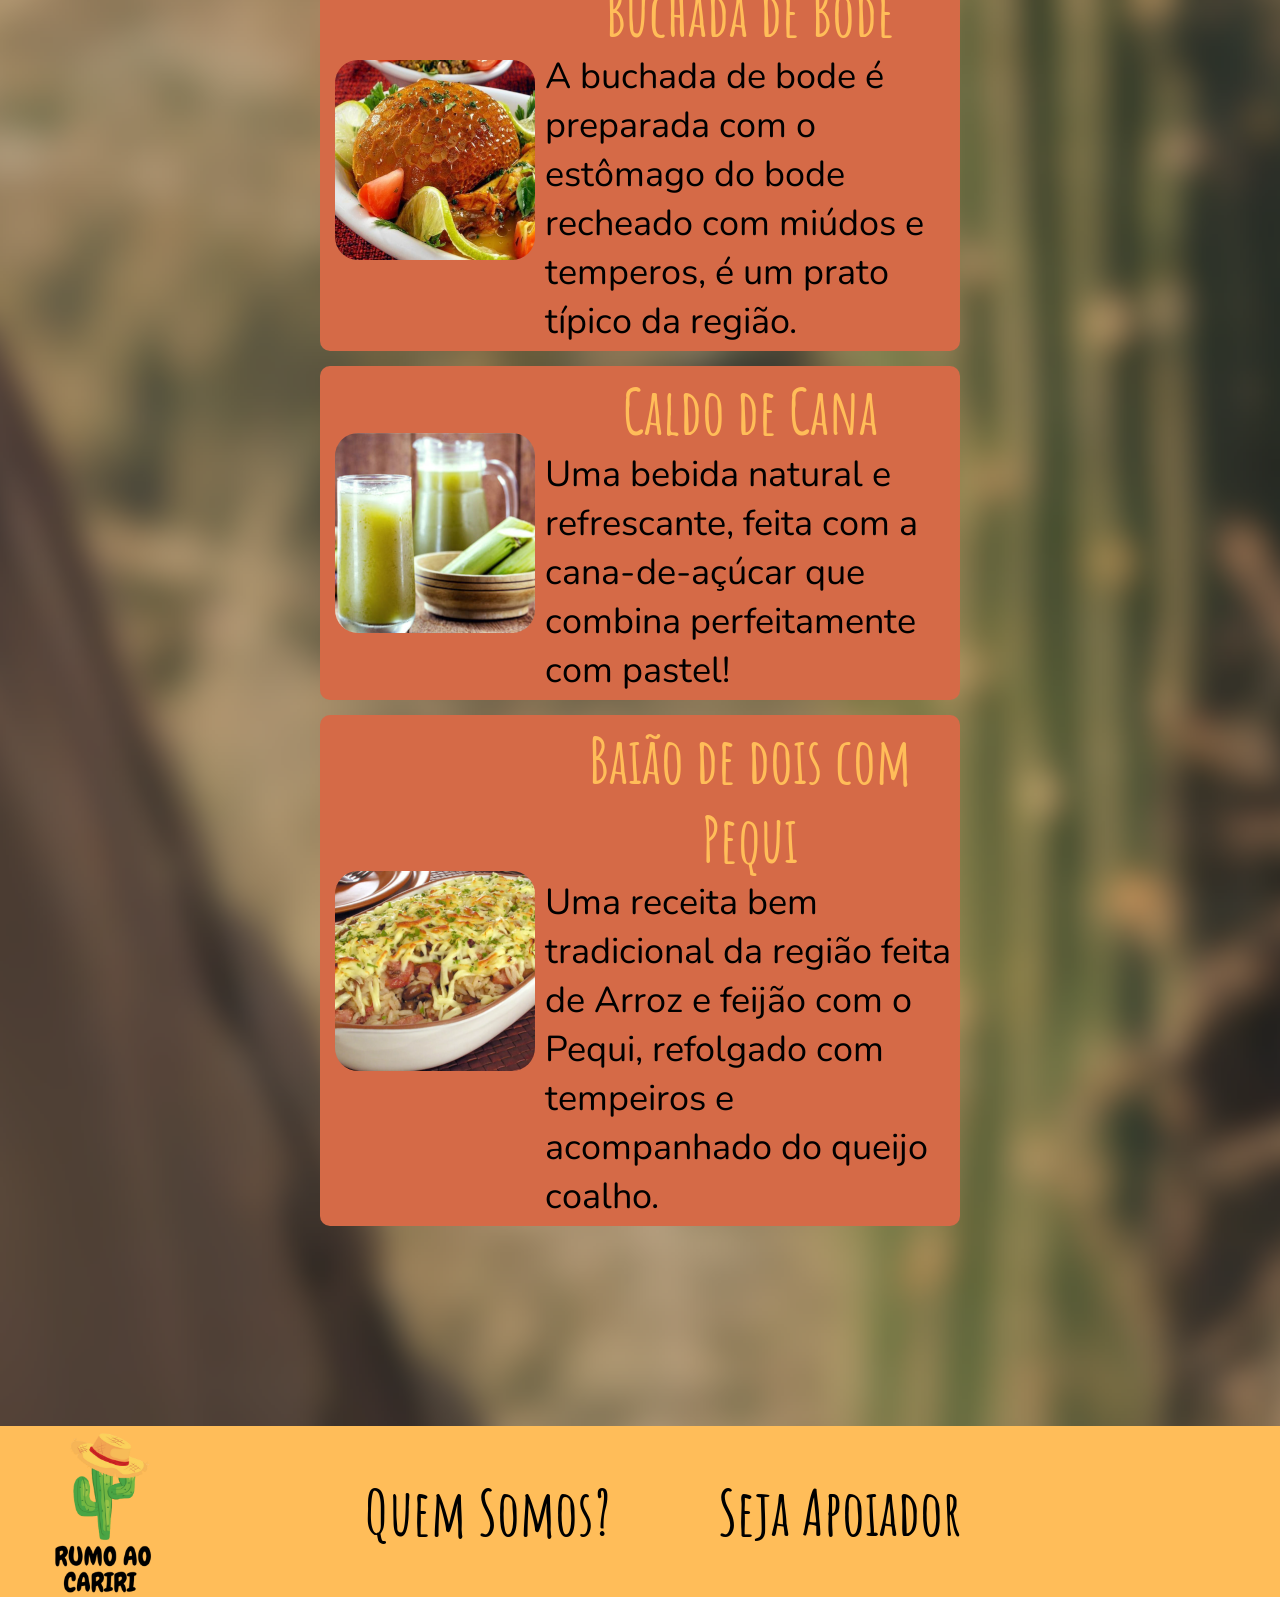
<file: src/html/juazeiro.html>
<!DOCTYPE html>
<html lang="pt-BR">
<head>
    <meta charset="UTF-8">
    <meta name="viewport" content="width=device-width, initial-scale=1.0">
    <title> Juazeiro do Norte - CE</title>
        <link rel="shortcut icon" href="../../public/images/home/favicon.ico" type="image/x-icon">
            <link rel="stylesheet" href="../css/base.css">
</head>

<body class="body-juazeiro">
    <header class="header-global">
        <div class="logo">
            <img src="../../public/images/home/logo.png" alt="logo_site" id="logo">
        </div>
            <nav>
                <ul>
                    <li><a href="#turismo">Turismo</a></li>
                    <li><a href="#perso">Personagens</a></li>
                    <li><a href="#gastro">Gastronomia</a></li>
                </ul>
            </nav>
        <div>
            <a href="../html/administradores.html" class="btn"> Administrador </a>
        </div>
    </header>

    <main class="container">
        <div class="title-img">
            <img src="../../public/images/juazeiro/Juazeiro_titulo.png" alt="title_juazeiro">
        </div>
    
        <section class="about">
            <p id="p1"> A Terra de fé e cultura </p>
                <p id="sub-title">
                    A história rica de Juazeiro do Norte, além de Padre Cícero,
                    Juazeiro do Norte é uma cidade que carrega consigo uma história rica 
                    e complexa, marcada pela fé, pela cultura e por transformações sociais 
                    significativas. Embora Padre Cícero seja a figura mais emblemática da cidade, 
                    sua história vai muito além do religioso.
                </p>
        </section>
    
        <div class="section">
            <img src="../../public/images/juazeiro/img1.png" alt="img1">
                <p>
                    Antes da chegada dos europeus, a região onde hoje se encontra Juazeiro do Norte
                    era habitada por povos indígenas. A cidade, como conhecemos hoje, começou a se
                    formar em torno de uma capela construída no século XIX, em um local estratégico que
                    ligava outras cidades importantes da região.
                </p>
        </div>
        <div class="section">
            <p>
                A chegada de Padre Cícero em 1872 foi um marco
                fundamental para a história de Juazeiro do Norte.
                Sua fé, carisma e capacidade de mobilizar as pessoas transformaram
                um pequeno povoado em um importante centro religioso. Milhares de
                romeiros começaram a visitar a cidade para buscar cura e bênçãos,
                impulsionando o crescimento econômico e a construção de diversos edifícios religiosos.
            </p>
                <img src="../../public/images/juazeiro/img2.png" alt="img2">
        </div>
    
        <div class="section">
            <img src="../../public/images/juazeiro/img3.png" alt="img3">
                <p>
                     Com o passar dos anos, Juazeiro do Norte se tornou um município independente, 
                     com Padre Cícero sendo eleito seu primeiro prefeito. A cidade passou por um 
                     período de grande desenvolvimento urbano, com a construção de escolas, 
                     hospitais e outras infraestruturas.
                </p>
        </div>
    
        <section class="section section--center">
            <img src="../../public/images/juazeiro/cidade.png" alt="img4">
                <p>
                     Juazeiro do Norte tornou-se um município independente com Padre Cícero 
                     como primeiro prefeito, impulsionando o desenvolvimento urbano com escolas e hospitais. 
                     Após sua morte, a cidade enfrentou desafios, diversificando sua economia com a indústria e o 
                     comércio. Hoje, é uma cidade moderna que preserva suas tradições, com o 
                     turismo religioso como importante fonte de renda, além de oferecer opções culturais e de lazer. 
            </p>
        </section>
    
                    <h2> Personagens Históricos </h2>
        <div class="personagens" id="perso">
            <a href="../html/pages/pe_cicero.html">
                <img src="../../public/images/juazeiro/padre_cicero.png" alt="Pe_Cicero" class="person">
                    <h3 class="perso-title"> Padre Cícero </h3>
            </a>
    
            <a href="../html/pages/beata.html">
                <img src="../../public/images/juazeiro/beata_maria.png" alt="Beata_Maria" class="person">
                    <h3 class="perso-title"> Beata Maria </h3>
            </a>
    
            <a href="../html/pages/pe_ribeiro.html">
                <img src="../../public/images/juazeiro/pe_ribeiro.png" alt="Pe_Ribeiro" class="person">
                    <h3 class="perso-title"> Padre Ribeiro </h3>
            </a>
        </div>

                <h2> Pontos Turísticos </h2>
        <div class="slider">
            <div class="content" id="turismo">
                <img src="../../public/images/juazeiro/pontos_turisticos/estatua.png" title="Estátua do padre Cícero">
                <img src="../../public/images/juazeiro/pontos_turisticos/museu-vivo-do-padre-cicero.png" title="Museu vivo do padre Cícero">
                <img src="../../public/images/juazeiro/pontos_turisticos/teleferico.png" title="Teleférico do Horto">
                <img src="../../public/images/juazeiro/pontos_turisticos/santo-sepulcro-horto.png" title="Santo Sepulcro">
                <img src="../../public/images/juazeiro/pontos_turisticos/Praça_Padre_Cicero.png" title="Praça Padre Cícero">
                <img src="../../public/images/juazeiro/pontos_turisticos/shopping.png" title="Cariri Garden shopping">
                <img src="../../public/images/juazeiro/pontos_turisticos/Igreja_bom_jesus.png" title="Igreja Bom Jesus do Horto">
                <img src="../../public/images/juazeiro/pontos_turisticos/parque_ecologico.png" title="Parque Ecológico">
                <img src="../../public/images/juazeiro/pontos_turisticos/memorial-padre-cicero.png" title="Memorial Padre Cícero">
            </div>
        </div> 
    
                <h2> Gastronomia </h2>
        <nav class="itens_gastronomia">
            <section class="gastronomia">
                <div class="cards">
                    <img src="../../public/images/juazeiro/carne de sol.png" alt="carne_de_sol" id="img-gastro">
                        <div class="card-gastronomia" id="gastro">
                            <h3>Carne de Sol</h3>
                                <p>  A carne de sol é um dos carros-chefes
                                     da culinária nordestina.
                                     Sua textura macia e seu sabor
                                     intenso conquistam qualquer paladar.
                                </p>
                        </div>
                </div>
    
                <div class="cards">
                    <img src="../../public/images/juazeiro/buchada.png" alt="buchada" id="img-gastro">
                        <div class="card-gastronomia">
                            <h3>Buchada de Bode</h3>
                                 <p>  A buchada de bode é preparada com o
                                      estômago do bode recheado com miúdos e
                                      temperos, é um prato típico da região.
                                 </p>
                         </div>
                </div>
    
                <div class="cards">
                    <img src="../../public/images/juazeiro/caldo de cana.png" alt="caldo" id="img-gastro">
                        <div class="card-gastronomia">
                            <h3>Caldo de Cana</h3>
                                 <p>  Uma bebida natural e refrescante,
                                      feita com a cana-de-açúcar que combina
                                      perfeitamente com pastel!
                                 </p>
                        </div>
                </div>
    
                <div class="cards">
                    <img src="../../public/images/juazeiro/baiao_pequi.png" alt="baiao" id="img-gastro">
                        <div class="card-gastronomia">
                            <h3>Baião de dois com Pequi</h3>
                                 <p>  Uma receita bem tradicional da região
                                      feita de Arroz e feijão com o Pequi,
                                      refolgado com tempeiros e acompanhado
                                      do queijo coalho.
                                </p>
                        </div>
                </div>
            </section>
        </nav>
    </main>

    <footer>
        <img src="../../public/images/home/logo.png" alt="Logo_Site" id="logo">
            <nav class="footer-nav">
                <ul>
                    <li><a href="#">Quem Somos?</a></li>
                    <li><a href="#">Seja Apoiador</a></li>
                </ul>
            </nav>
    </footer>
</body>
   
</html>
</file>
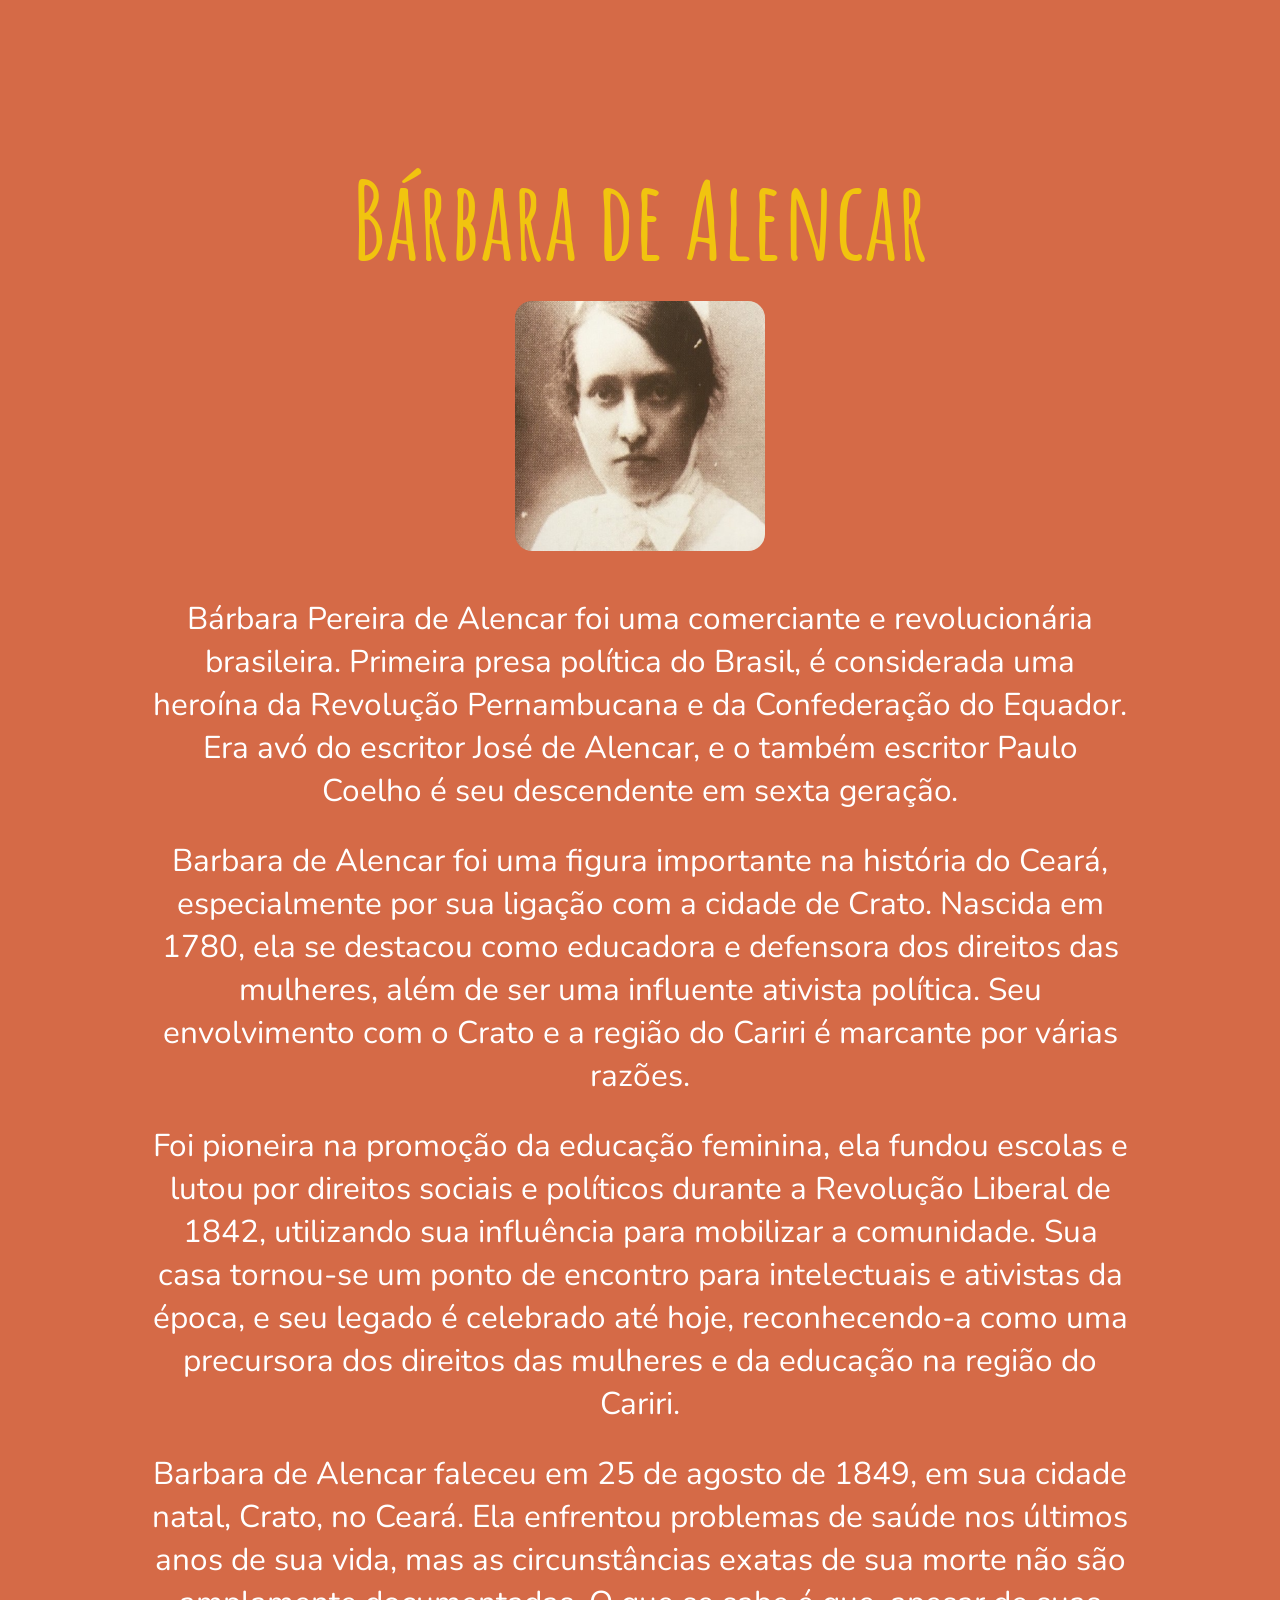
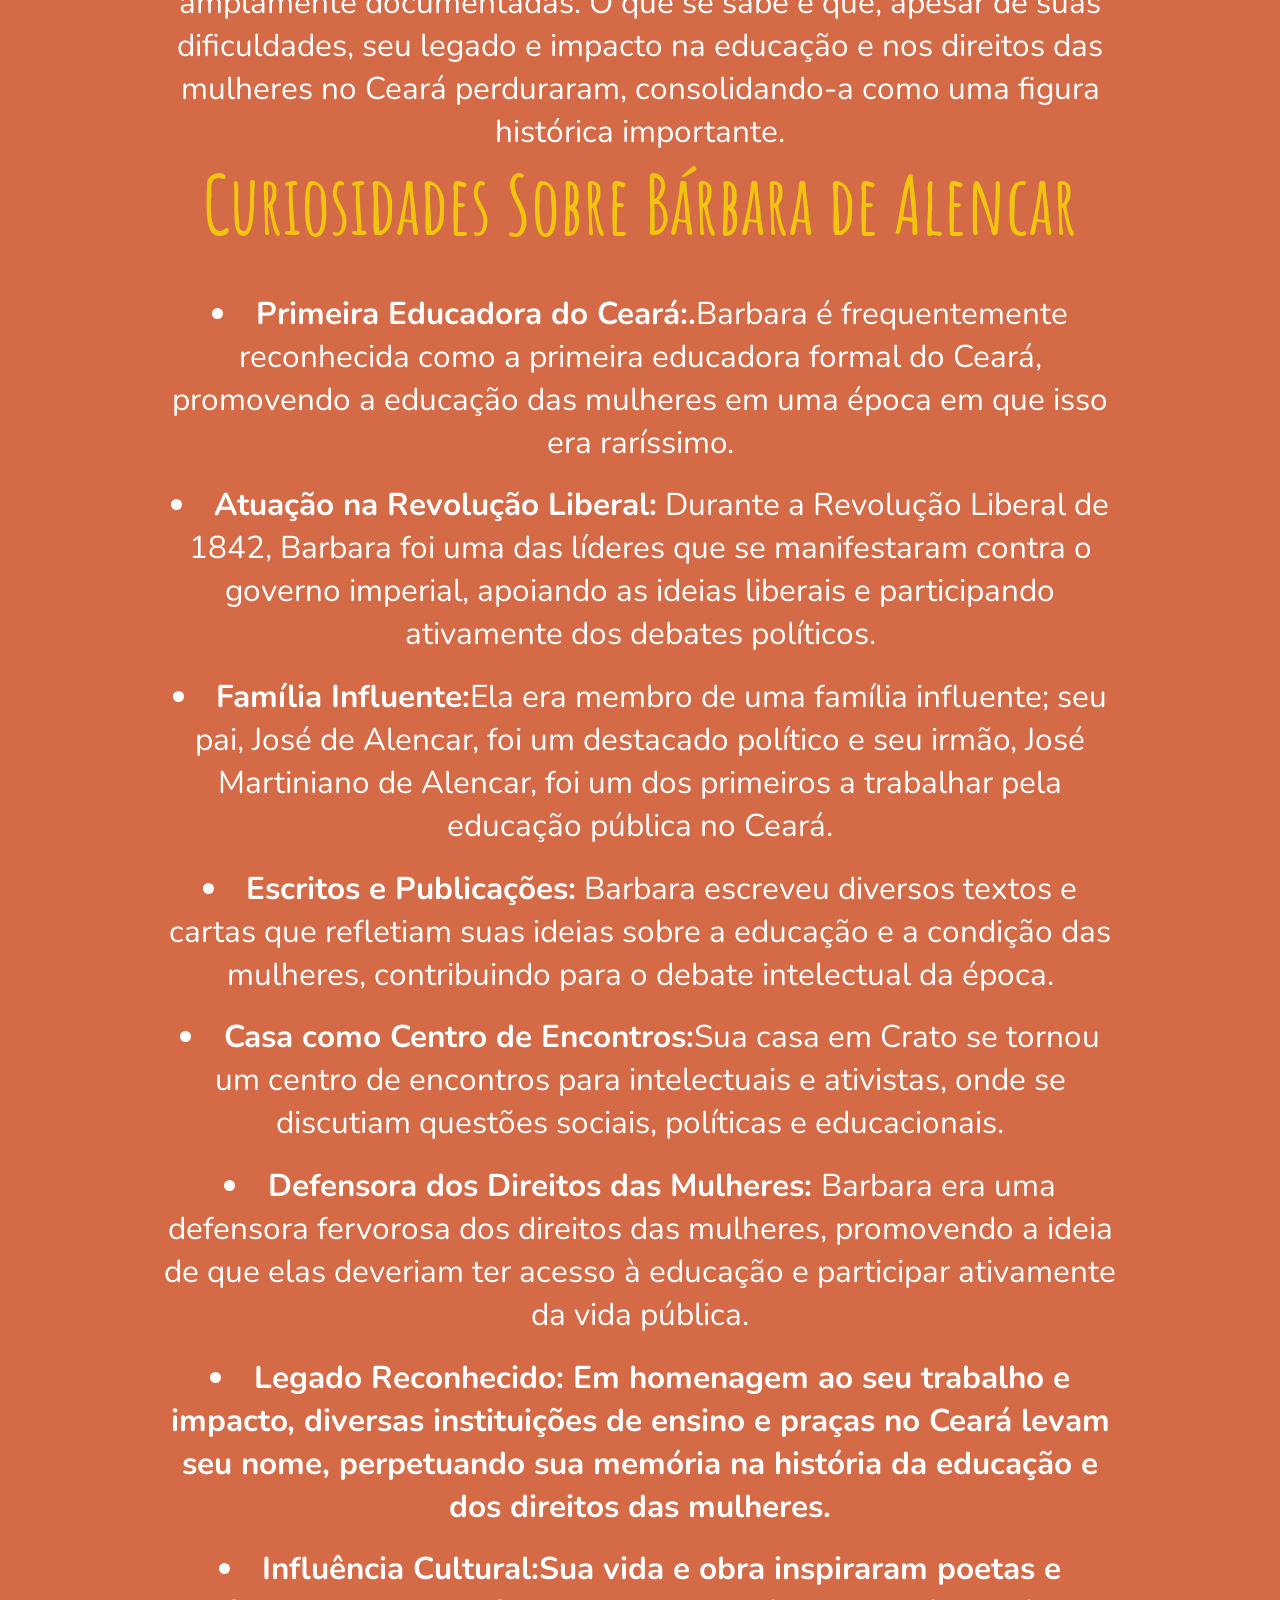
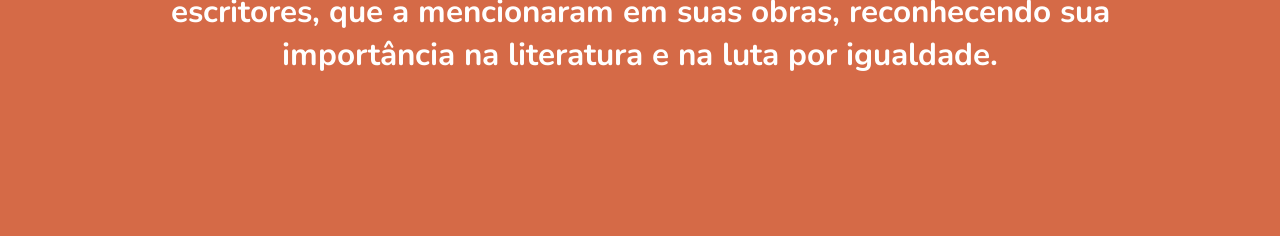
<file: src/html/pages/barbara_alencar.html>
<!DOCTYPE html>
<html lang="pt-BR">

<head>
    <meta charset="UTF-8">
    <meta name="viewport" content="width=device-width, initial-scale=1.0">
    <title>Cícero Romão Batista</title>
    <link rel="shortcut icon" href="../../../public/images/home/favicon.ico" type="image/x-icon">
    <link rel="stylesheet" href="../../css/base.css">
</head>

<body>
    <main class="container">
        <div class="inicio">
            <h1 id="h1-prsn"> Bárbara de Alencar </h1>
            <img src="../../../public/images/crato/barb_alencar.png" alt="Barbara de Alencar" class="img_principal"
                title="Barbara e Alencar">
        </div>
        <div class="conteudo">
            <p class="paragrafo">
                Bárbara Pereira de Alencar foi uma comerciante e revolucionária brasileira. Primeira presa política do
                Brasil, é considerada uma heroína da Revolução Pernambucana e da Confederação do Equador. Era avó do
                escritor José de Alencar, e o também escritor Paulo Coelho é seu descendente em sexta geração.
            </p>
            <p class="paragrafo">
                Barbara de Alencar foi uma figura importante na história do Ceará, especialmente por sua ligação com a
                cidade de Crato. Nascida em 1780, ela se destacou como educadora e defensora dos direitos das mulheres,
                além
                de ser uma influente ativista política. Seu envolvimento com o Crato e a região do Cariri é marcante por
                várias razões.
            </p>
            <p class="paragrafo">
                Foi pioneira na promoção da educação feminina, ela fundou escolas e lutou por direitos sociais e
                políticos
                durante a Revolução Liberal de 1842, utilizando sua influência para mobilizar a comunidade. Sua casa
                tornou-se um ponto de encontro para intelectuais e ativistas da época, e seu legado é celebrado até
                hoje,
                reconhecendo-a como uma precursora dos direitos das mulheres e da educação na região do Cariri.
            </p>
            <p class="paragrafo">

                Barbara de Alencar faleceu em 25 de agosto de 1849, em sua cidade natal, Crato, no Ceará. Ela enfrentou
                problemas de saúde nos últimos anos de sua vida, mas as circunstâncias exatas de sua morte não são
                amplamente documentadas. O que se sabe é que, apesar de suas dificuldades, seu legado e impacto na
                educação
                e nos direitos das mulheres no Ceará perduraram, consolidando-a como uma figura histórica importante.
            </p>
        </div>
        <h2 id="h2-prsn"> Curiosidades Sobre Bárbara de Alencar </h2>
        <section class="lista">
            <ul>
                <li><strong>Primeira Educadora do Ceará:.</strong>Barbara é frequentemente reconhecida como a primeira
                    educadora formal do Ceará, promovendo a educação das mulheres em uma época em que isso era
                    raríssimo.</li>
                <li><strong>Atuação na Revolução Liberal:</strong> <strong></strong> Durante a Revolução Liberal de
                    1842, Barbara foi uma das líderes que se manifestaram contra o governo imperial, apoiando as ideias
                    liberais e participando ativamente dos debates políticos.</li>
                <li><strong>Família Influente:</strong>Ela era membro de uma família influente; seu pai, José de
                    Alencar,
                    foi um destacado político e seu irmão, José Martiniano de Alencar, foi um dos primeiros a trabalhar
                    pela educação pública no Ceará.</li>
                <li><strong>Escritos e Publicações:</strong> Barbara escreveu diversos textos e cartas que refletiam
                    suas ideias sobre a educação e a condição das mulheres, contribuindo para o debate intelectual da
                    época.</strong></li>
                <li><strong>Casa como Centro de Encontros:</strong>Sua casa em Crato se tornou um centro de encontros
                    para intelectuais e ativistas, onde se discutiam questões sociais, políticas e educacionais.
                </li>
                <li><strong>Defensora dos Direitos das Mulheres: </strong>Barbara era uma defensora fervorosa dos
                    direitos das mulheres, promovendo a ideia de que elas deveriam ter acesso à educação e participar
                    ativamente da vida pública.</li>
                <li><strong>Legado Reconhecido:<strong> Em homenagem ao seu trabalho e impacto, diversas instituições de
                            ensino e praças no Ceará levam seu nome, perpetuando sua memória na história da educação e
                            dos direitos das mulheres.</li>
                <li><strong>Influência Cultural:</strong></strong>Sua vida e obra inspiraram poetas e escritores, que a
                    mencionaram em suas obras, reconhecendo sua importância na literatura e na luta por igualdade.</li>
            </ul>


            </div>
    </main>
</body>

</html>
</file>
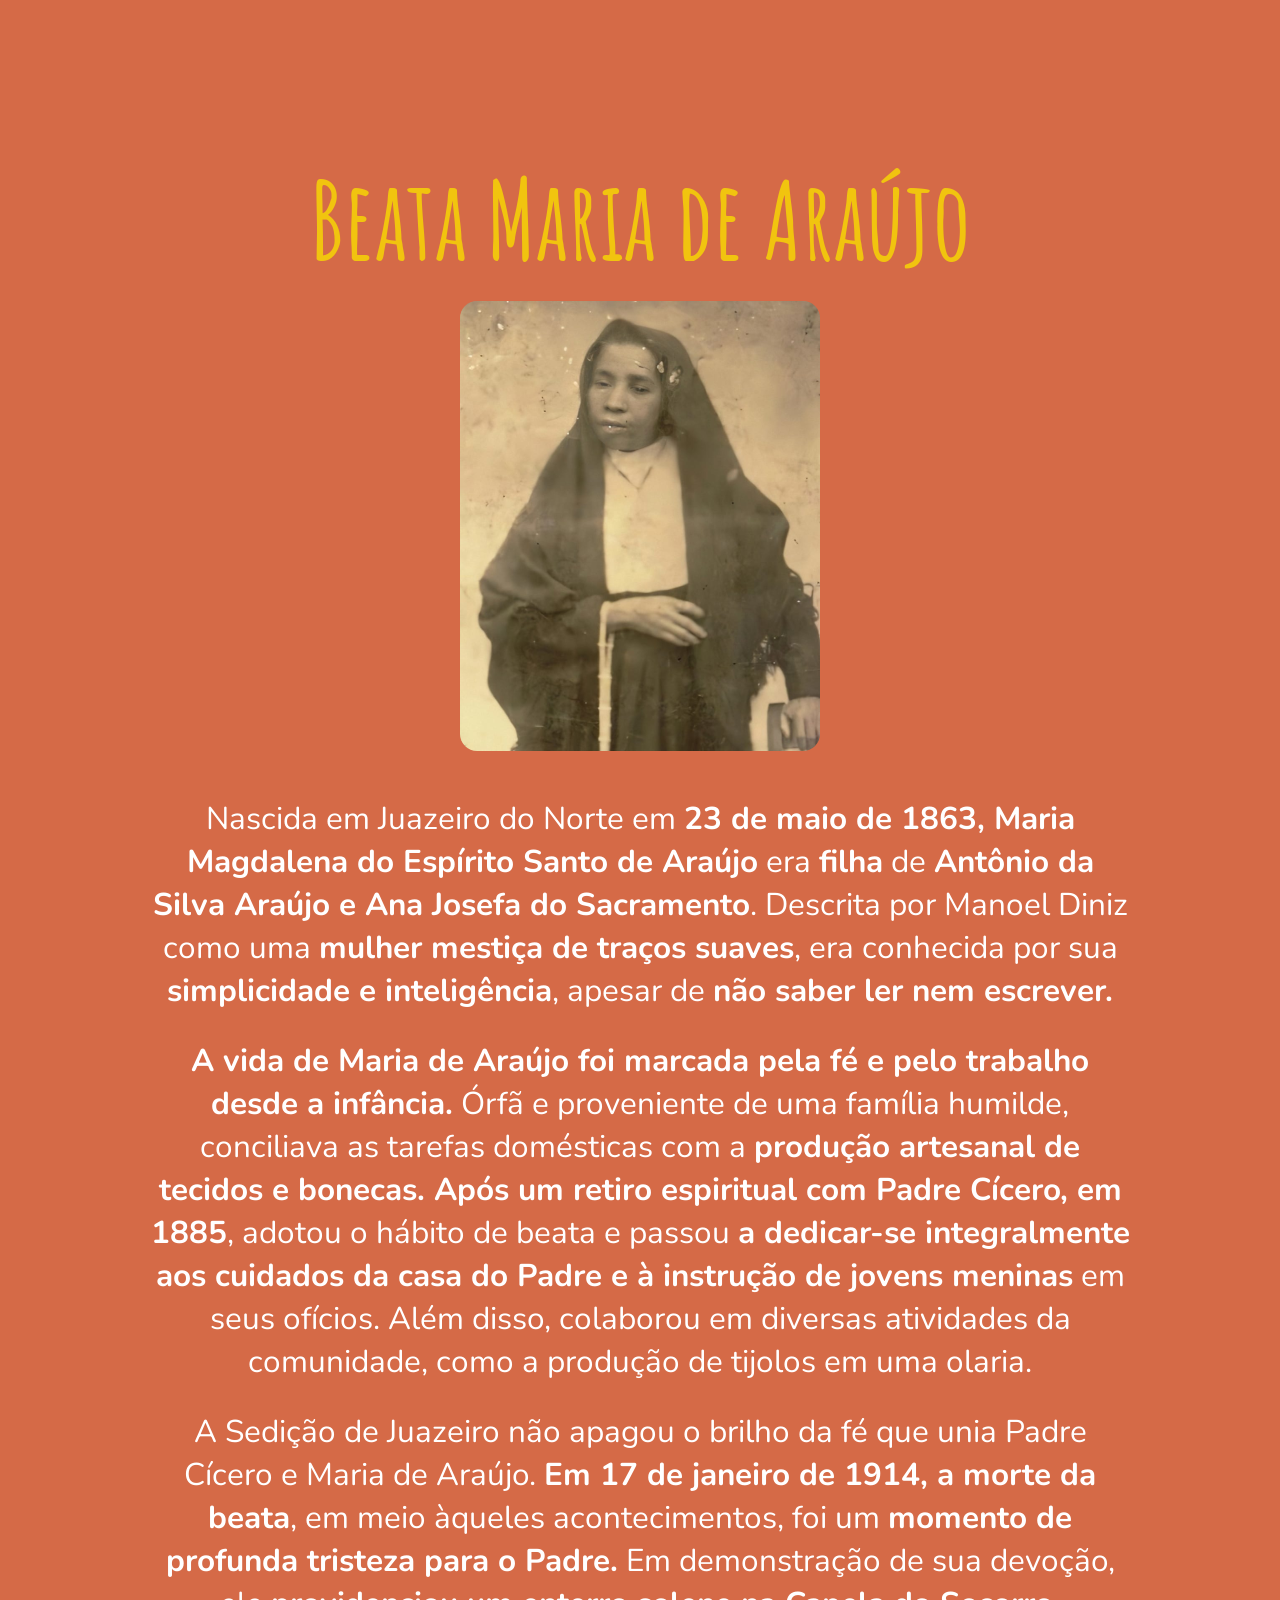
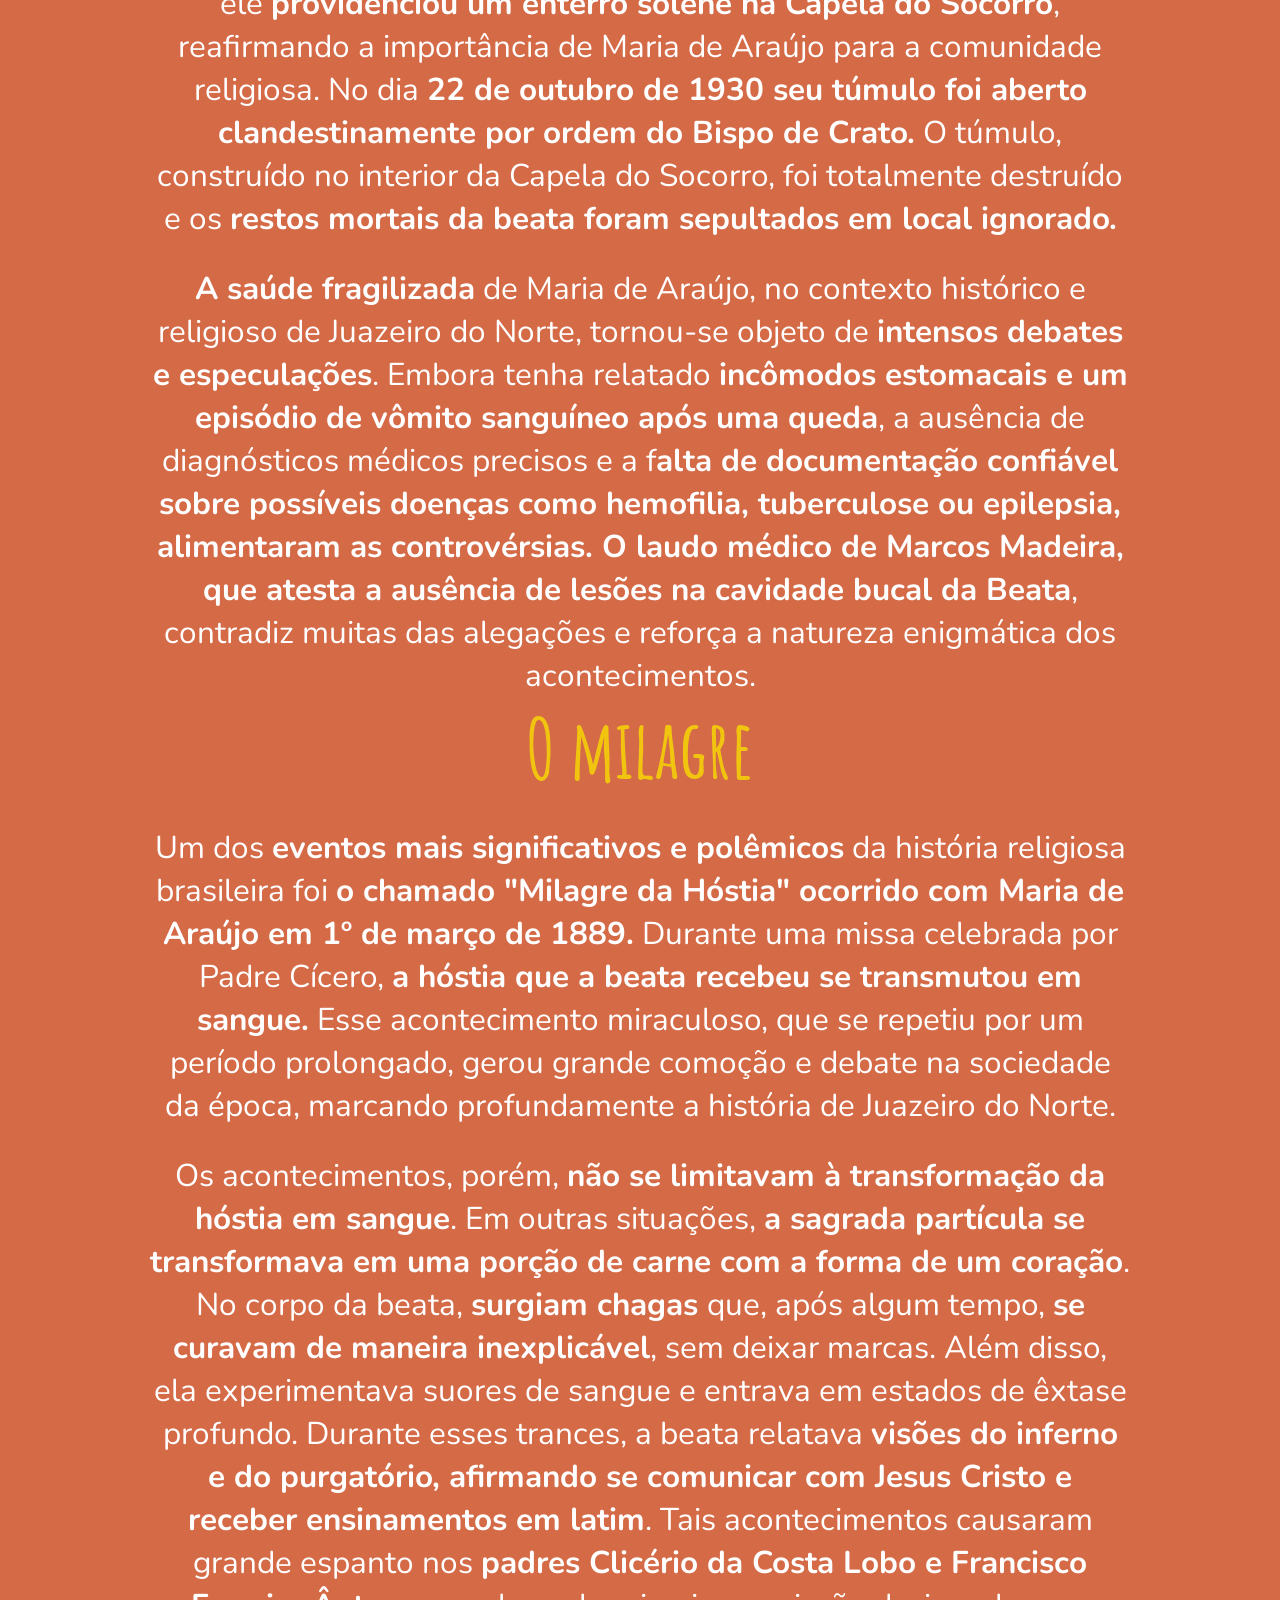
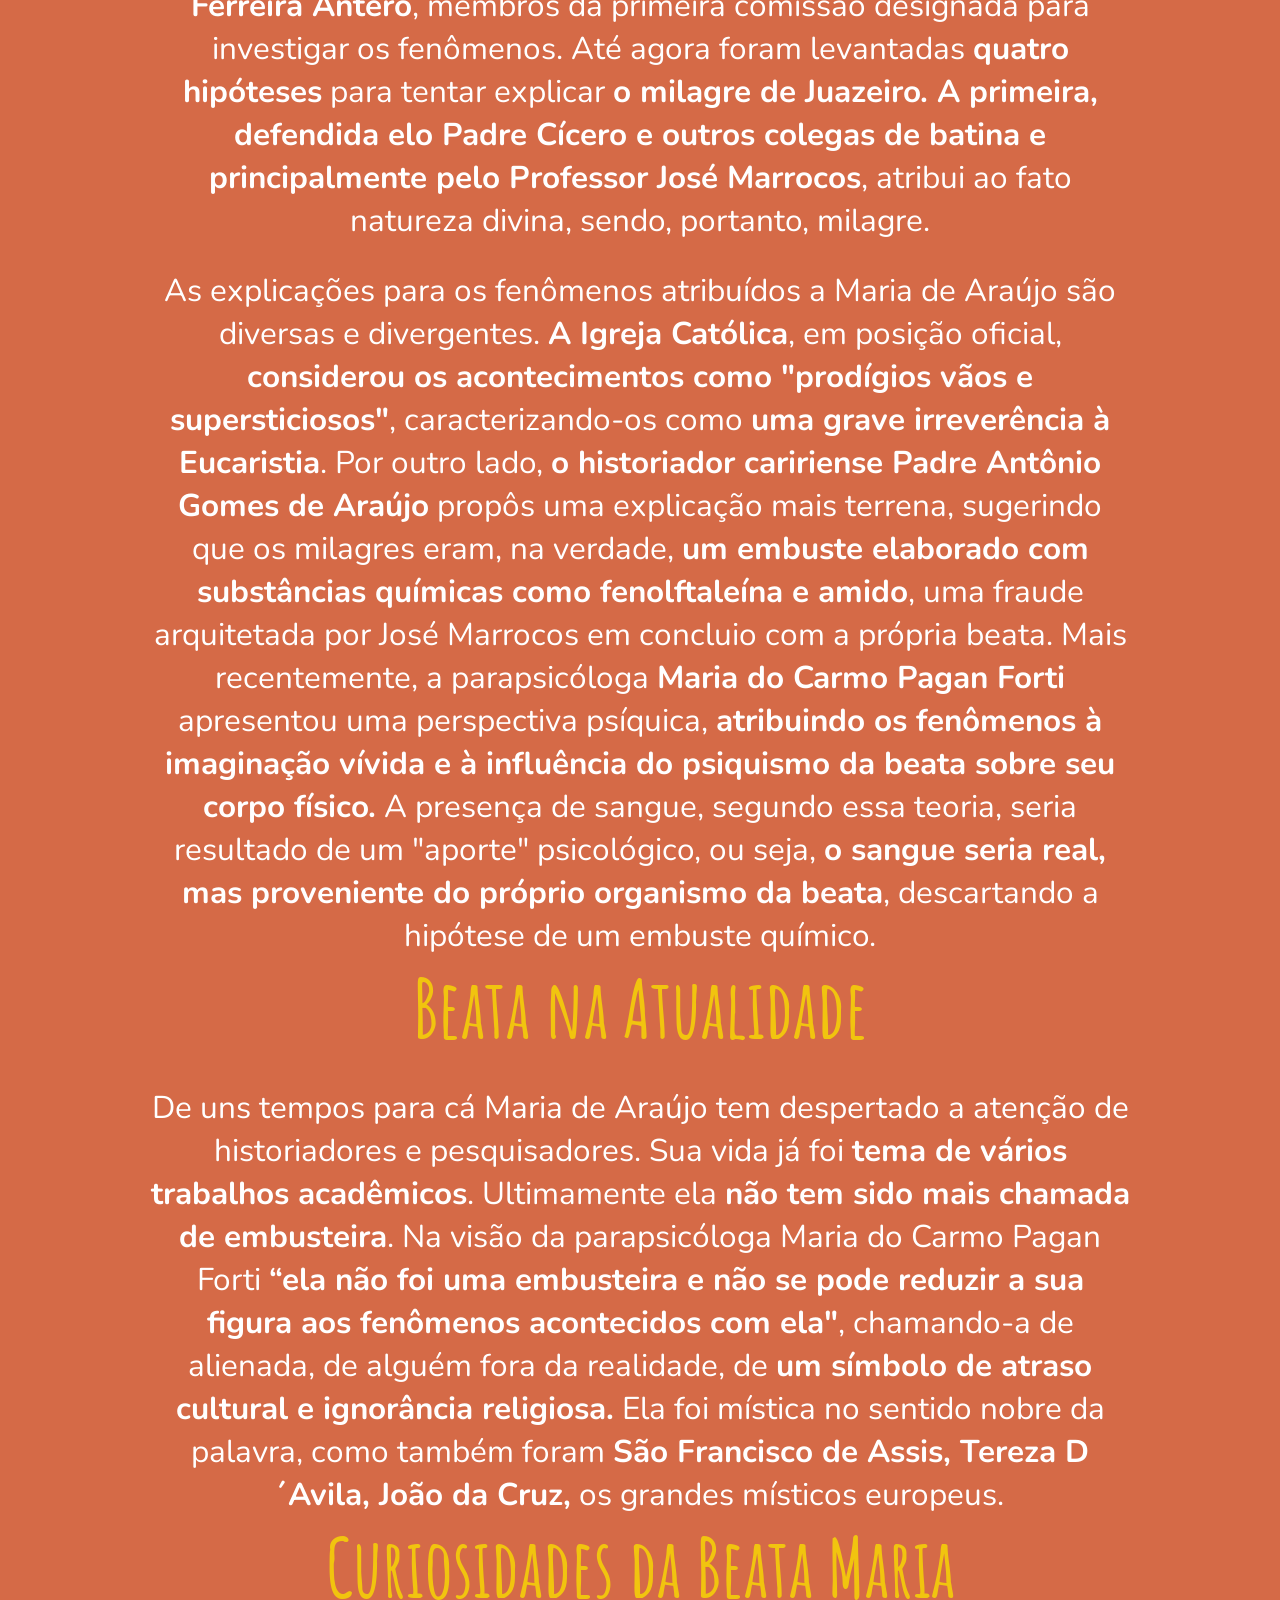
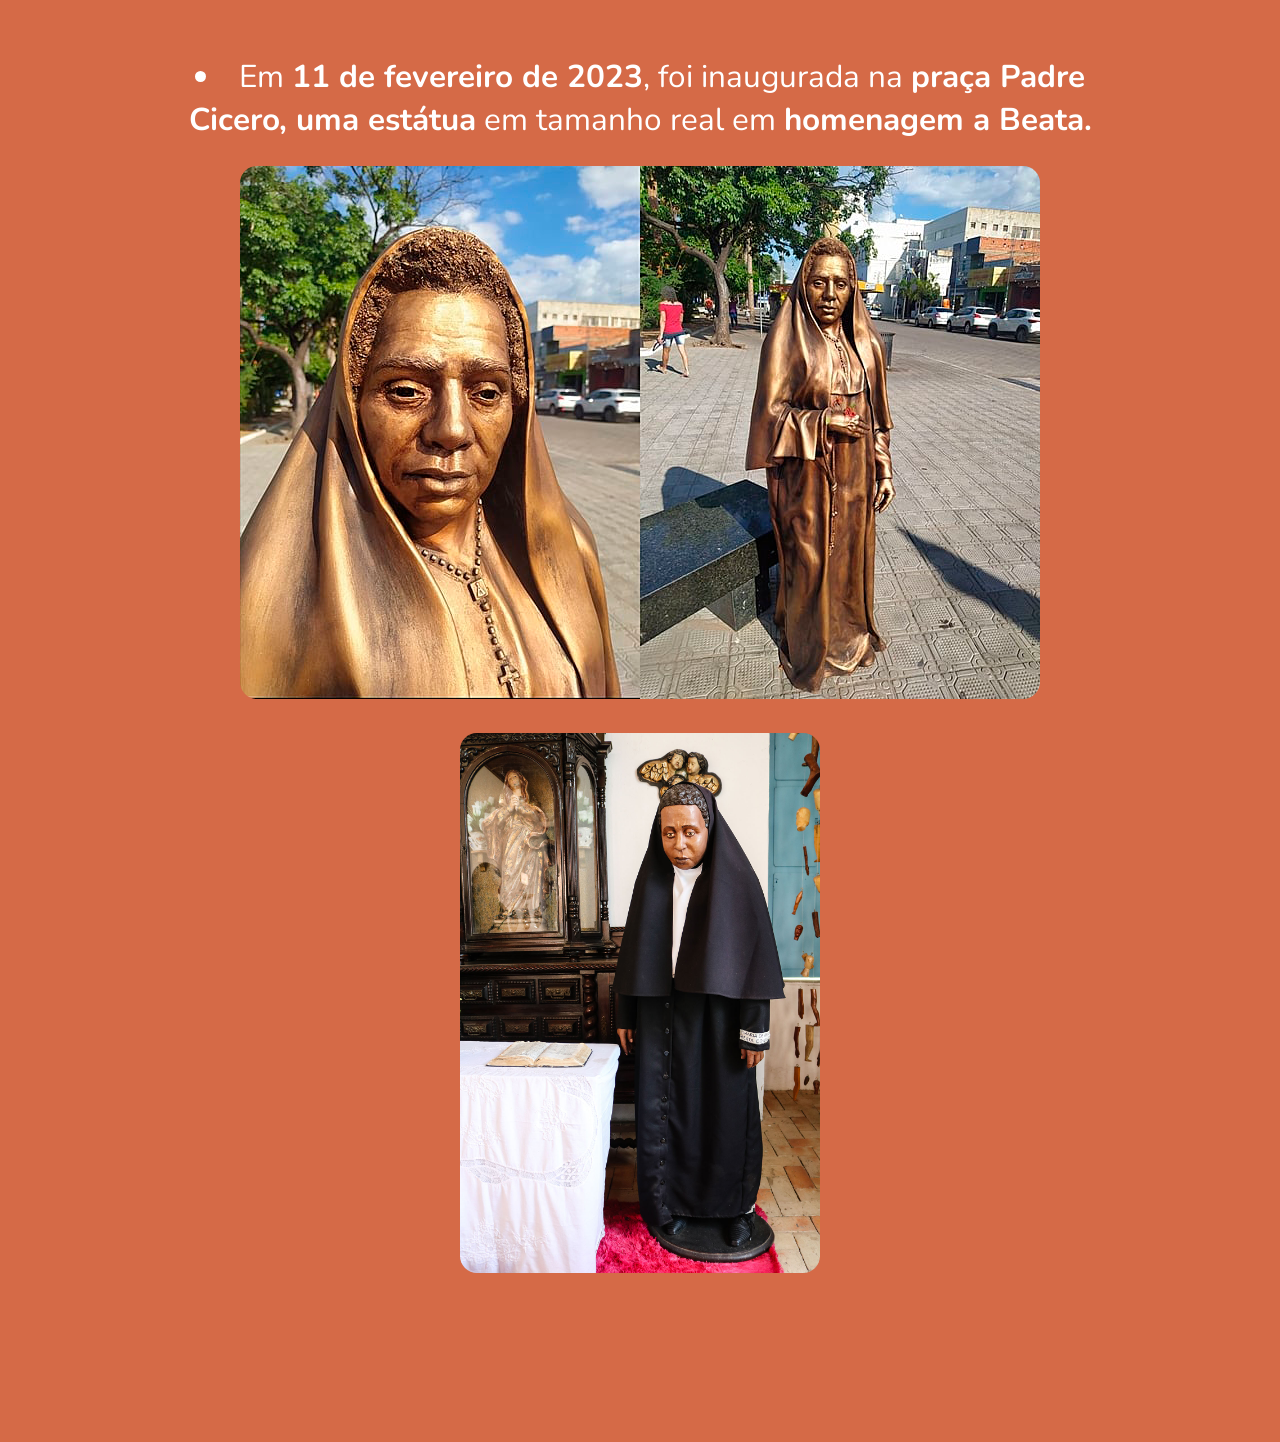
<file: src/html/pages/beata.html>
<!DOCTYPE html>
<html lang="pt-BR">

<head>
    <meta charset="UTF-8">
    <meta name="viewport" content="width=device-width, initial-scale=1.0">
    <title> Mª Magdalena do E.S. de Araújo </title>
    <link rel="shortcut icon" href="../../../public/images/home/favicon.ico" type="image/x-icon">
    <link rel="stylesheet" href="../../css/base.css">
</head>

<body>
    <main class="container">
        <div class="inicio">
            <h1 id="h1-prsn"> Beata Maria de Araújo </h1>
            <img src="../../../public/images/juazeiro/personagens/Maria_de_Araújo.png" alt="Beata" class="img_principal"
                title="Beata posando para foto">
        </div>
        <div class="conteudo">
            <p class="paragrafo">
                Nascida em Juazeiro do Norte em <strong>23 de maio de 1863, Maria Magdalena do Espírito Santo de
                    Araújo</strong> era <strong>filha</strong> de <strong>Antônio da Silva Araújo e Ana Josefa do
                    Sacramento</strong>. Descrita por Manoel Diniz como uma <strong>mulher mestiça de traços
                    suaves</strong>, era conhecida por sua <strong>simplicidade e inteligência</strong>, apesar de
                <strong>não saber ler nem escrever.</strong>
            </p>
            <p class="paragrafo">
                <strong>A vida de Maria de Araújo foi marcada pela fé e pelo trabalho desde a infância.</strong> Órfã e
                proveniente de uma família humilde, conciliava as tarefas domésticas com a <strong>produção artesanal de
                    tecidos e bonecas. Após um retiro espiritual com Padre Cícero, em 1885</strong>, adotou o hábito de
                beata e passou <strong>a dedicar-se integralmente aos cuidados da casa do Padre e à instrução de jovens
                    meninas</strong> em seus ofícios. Além disso, colaborou em diversas atividades da comunidade, como a
                produção de tijolos em uma olaria.
            </p>
            <p class="paragrafo">
                A Sedição de Juazeiro não apagou o brilho da fé que unia Padre Cícero e Maria de Araújo. <strong>Em 17
                    de janeiro de 1914, a morte da beata</strong>, em meio àqueles acontecimentos, foi um
                <strong>momento de profunda tristeza para o Padre.</strong> Em demonstração de sua devoção, ele
                <strong>providenciou um enterro solene na Capela do Socorro</strong>, reafirmando a importância de Maria
                de Araújo para a comunidade religiosa.
                No dia <strong>22 de outubro de 1930 seu túmulo foi aberto clandestinamente por ordem do Bispo de
                    Crato.</strong> O túmulo, construído no interior da Capela do Socorro, foi totalmente destruído e os
                <strong>restos mortais da beata foram sepultados em local ignorado.</strong>
            </p>
            <p class="paragrafo">
                <strong>A saúde fragilizada</strong> de Maria de Araújo, no contexto histórico e religioso de Juazeiro
                do Norte, tornou-se objeto de <strong>intensos debates e especulações</strong>. Embora tenha relatado
                <strong>incômodos estomacais e um episódio de vômito sanguíneo após uma queda</strong>, a ausência de
                diagnósticos médicos precisos e a f<strong>alta de documentação confiável sobre possíveis doenças como
                    hemofilia, tuberculose ou epilepsia, alimentaram as controvérsias. O laudo médico de Marcos Madeira,
                    que atesta a ausência de lesões na cavidade bucal da Beata</strong>, contradiz muitas das alegações
                e reforça a natureza enigmática dos acontecimentos.
            </p>

        </div>
        <h2 id="h2-prsn"> O milagre </h2>
        <div class="conteudo">
            <p class="paragrafo">
                Um dos <strong>eventos mais significativos e polêmicos</strong> da história religiosa brasileira foi
                <strong>o chamado "Milagre da Hóstia" ocorrido com Maria de Araújo em 1º de março de 1889.</strong>
                Durante uma missa celebrada por Padre Cícero, <strong>a hóstia que a beata recebeu se transmutou em
                    sangue.</strong> Esse acontecimento miraculoso, que se repetiu por um período prolongado, gerou
                grande comoção e debate na sociedade da época, marcando profundamente a história de Juazeiro do Norte.
            </p>
            <p class="paragrafo">
                Os acontecimentos, porém, <strong>não se limitavam à transformação da hóstia em sangue</strong>. Em
                outras situações, <strong>a sagrada partícula se transformava em uma porção de carne com a forma de um
                    coração</strong>. No corpo da beata, <strong>surgiam chagas </strong>que, após algum tempo,
                <strong>se curavam de maneira inexplicável</strong>, sem deixar marcas. Além disso, ela experimentava
                suores de sangue e entrava em estados de êxtase profundo. Durante esses trances, a beata relatava
                <strong>visões do inferno e do purgatório, afirmando se comunicar com Jesus Cristo e receber
                    ensinamentos em latim</strong>. Tais acontecimentos causaram grande espanto nos <strong>padres
                    Clicério da Costa Lobo e Francisco Ferreira Ântero</strong>, membros da primeira comissão designada
                para investigar os fenômenos. Até agora foram levantadas <strong>quatro hipóteses</strong> para tentar
                explicar <strong>o milagre de Juazeiro. A primeira, defendida elo Padre Cícero e outros colegas de
                    batina e principalmente pelo Professor José Marrocos</strong>, atribui ao fato natureza divina,
                sendo, portanto, milagre.
            </p>
            <p class="paragrafo">
                As explicações para os fenômenos atribuídos a Maria de Araújo são diversas e divergentes. <strong>A
                    Igreja Católica</strong>, em posição oficial, <strong>considerou os acontecimentos como "prodígios
                    vãos e supersticiosos"</strong>, caracterizando-os como <strong>uma grave irreverência à
                    Eucaristia</strong>. Por outro lado, <strong>o historiador caririense Padre Antônio Gomes de
                    Araújo</strong> propôs uma explicação mais terrena, sugerindo que os milagres eram, na verdade,
                <strong>um embuste elaborado com substâncias químicas como fenolftaleína e amido</strong>, uma fraude
                arquitetada por José Marrocos em concluio com a própria beata. Mais recentemente, a parapsicóloga
                <strong>Maria do Carmo Pagan Forti</strong> apresentou uma perspectiva psíquica, <strong>atribuindo os
                    fenômenos à imaginação vívida e à influência do psiquismo da beata sobre seu corpo físico.</strong>
                A presença de sangue, segundo essa teoria, seria resultado de um "aporte" psicológico, ou seja,
                <strong>o sangue seria real, mas proveniente do próprio organismo da beata</strong>, descartando a
                hipótese de um embuste químico.
            </p>
            <h2 id="h2-prsn"> Beata na Atualidade </h2>
            <p class="paragrafo">
                De uns tempos para cá Maria de Araújo tem despertado a atenção de historiadores e pesquisadores. Sua
                vida já foi <strong>tema de vários trabalhos acadêmicos</strong>. Ultimamente ela <strong>não tem sido
                    mais chamada de embusteira</strong>. Na visão da parapsicóloga Maria do Carmo Pagan Forti
                <strong>“ela não foi uma embusteira e não se pode reduzir a sua figura aos fenômenos acontecidos com
                    ela"</strong>, chamando-a de alienada, de alguém fora da realidade, de <strong>um símbolo de atraso
                    cultural e ignorância religiosa.</strong> Ela foi mística no sentido nobre da palavra, como também
                foram <strong>São Francisco de Assis, Tereza D´Avila, João da Cruz,</strong> os grandes místicos
                europeus.
            </p>
        </div>
        <h2 id="h2-prsn"> Curiosidades da Beata Maria </h2>
        <section class="lista">
            <ul>
                <li>Em <strong>11 de fevereiro de 2023</strong>, foi inaugurada na <strong>praça Padre Cicero, uma
                        estátua</strong> em tamanho real em <strong>homenagem a Beata.</strong></li>
            </ul>
        </section>
        <div class="imagens">
            <img src="../../../public/images/juazeiro/personagens/estátua_beata.png" alt="Estátua"
                title="Estátua da Beata na praça Pe Cícero" class="img">
            <img src="../../../public/images/juazeiro/personagens/beata.png" alt="Beata"
                title="Uma das representações da Beata no museu vivo do Pe Cícero" class="img-2">
        </div>
    </main>
</body>

</html>
</file>
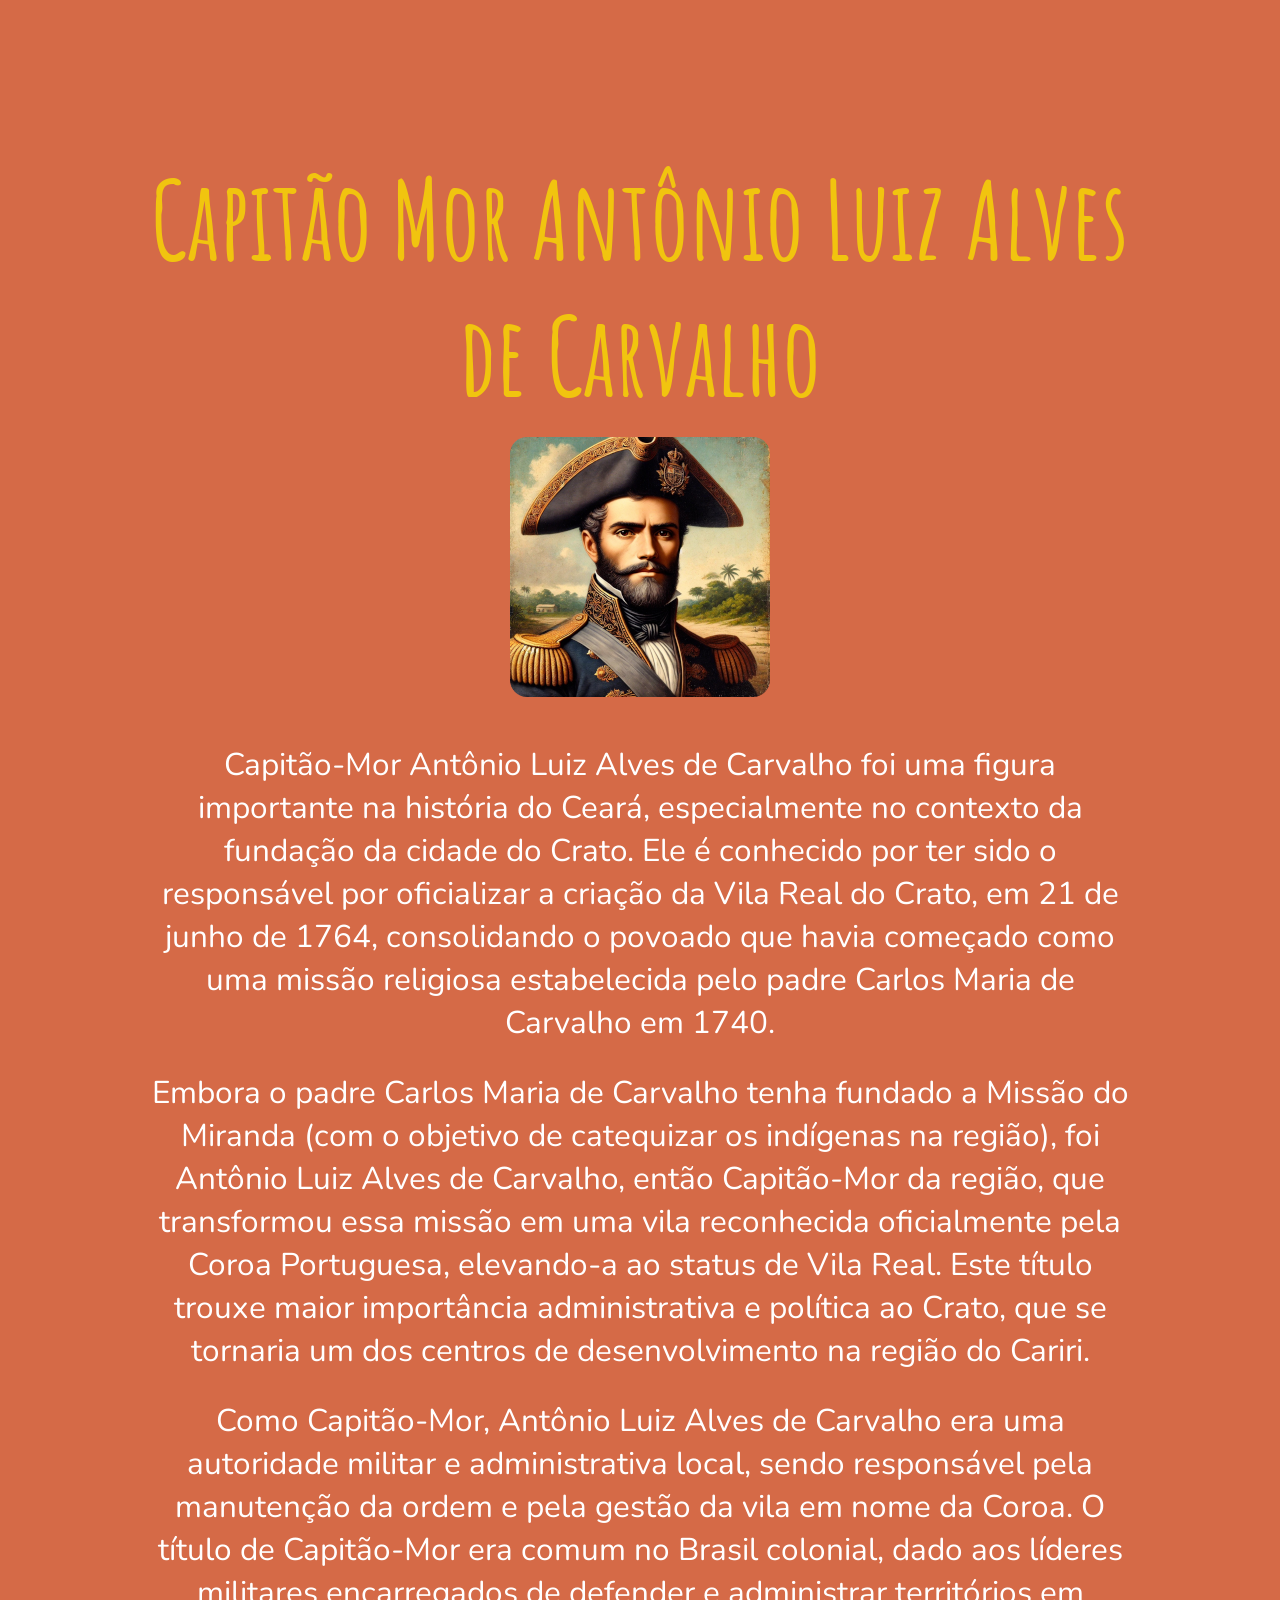
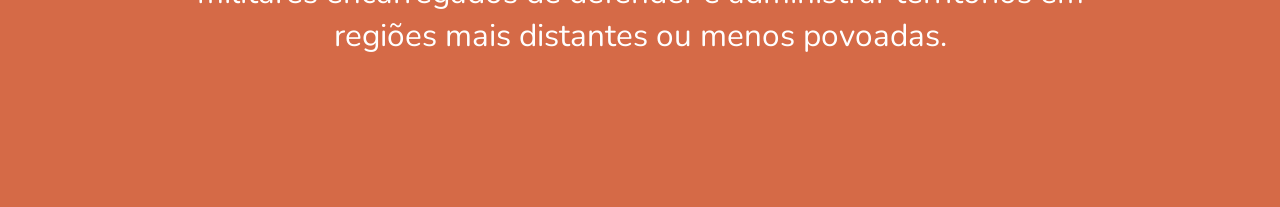
<file: src/html/pages/capitao_mor.html>
<!DOCTYPE html>
<html lang="pt-BR">

<head>
    <meta charset="UTF-8">
    <meta name="viewport" content="width=device-width, initial-scale=1.0">
    <title>Capitão Mor</title>
    <link rel="shortcut icon" href="../../../public/images/home/favicon.ico" type="image/x-icon">
    <link rel="stylesheet" href="../../css/base.css">
</head>

<body>
    <main class="container">
        <div class="inicio">
            <h1 id="h1-prsn"> Capitão Mor Antônio Luiz Alves de Carvalho </h1>
            <img src="../../../public/images/crato/capitão_mor.png" alt="Capitão_Mor" class="img_principal"
                title="Capitão_Mor">
        </div>
        <div class="conteudo">
            <p class="paragrafo">
                Capitão-Mor Antônio Luiz Alves de Carvalho foi uma figura importante na história do Ceará, especialmente
                no
                contexto da fundação da cidade do Crato. Ele é conhecido por ter sido o responsável por oficializar a
                criação
                da Vila Real do Crato, em 21 de junho de 1764, consolidando o povoado que havia começado como uma missão
                religiosa estabelecida pelo padre Carlos Maria de Carvalho em 1740.
            </p>
            </p>
            <p class="paragrafo">
                Embora o padre Carlos Maria de Carvalho tenha fundado a Missão do Miranda (com o objetivo de catequizar
                os
                indígenas na região), foi Antônio Luiz Alves de Carvalho, então Capitão-Mor da região, que transformou
                essa
                missão em uma vila reconhecida oficialmente pela Coroa Portuguesa, elevando-a ao status de Vila Real.
                Este
                título trouxe maior importância administrativa e política ao Crato, que se tornaria um dos centros de
                desenvolvimento na região do Cariri.
            </p>
            <p class="paragrafo">
                Como Capitão-Mor, Antônio Luiz Alves de Carvalho era uma autoridade militar e administrativa local,
                sendo responsável pela manutenção da ordem e pela gestão da vila em nome da Coroa. O título de
                Capitão-Mor era comum no Brasil colonial, dado aos líderes militares encarregados de defender e
                administrar
                territórios em regiões mais distantes ou menos povoadas.
            </p>
        </div>

    </main>
</body>

</html>
</file>
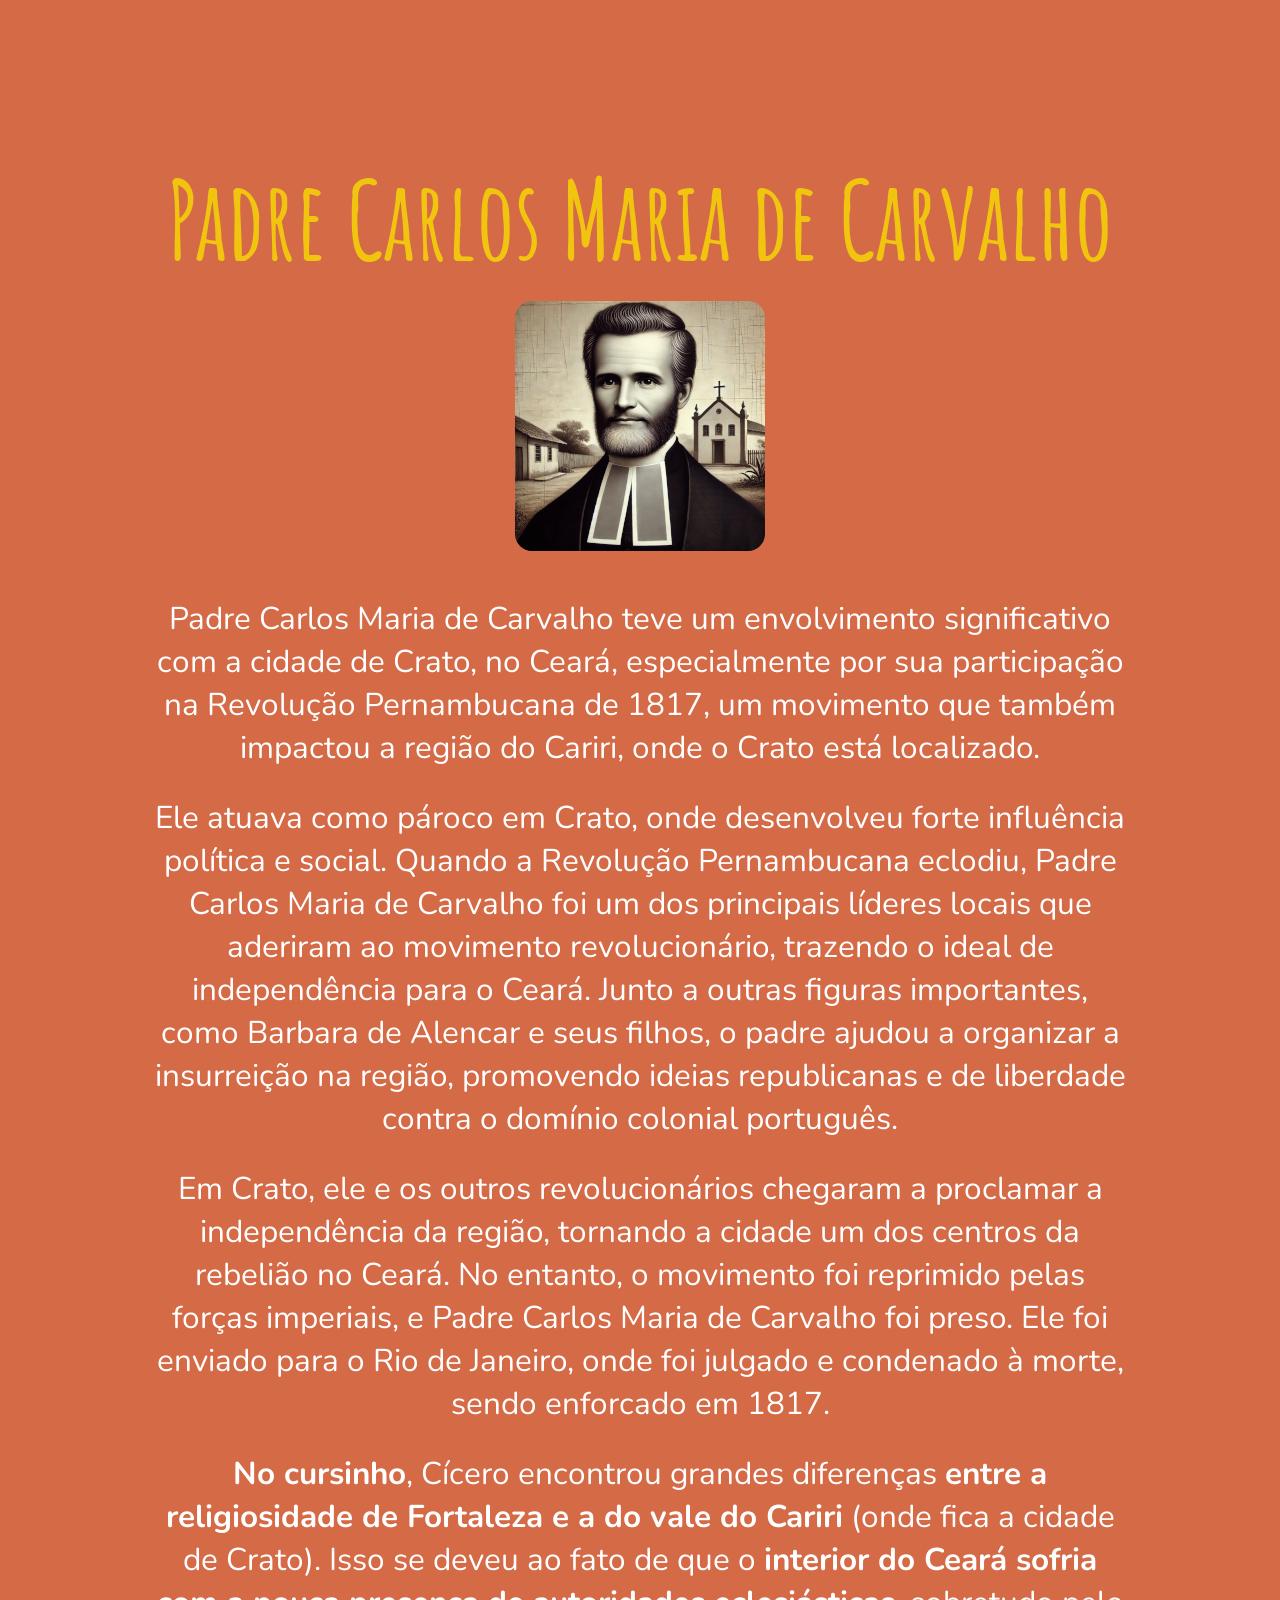
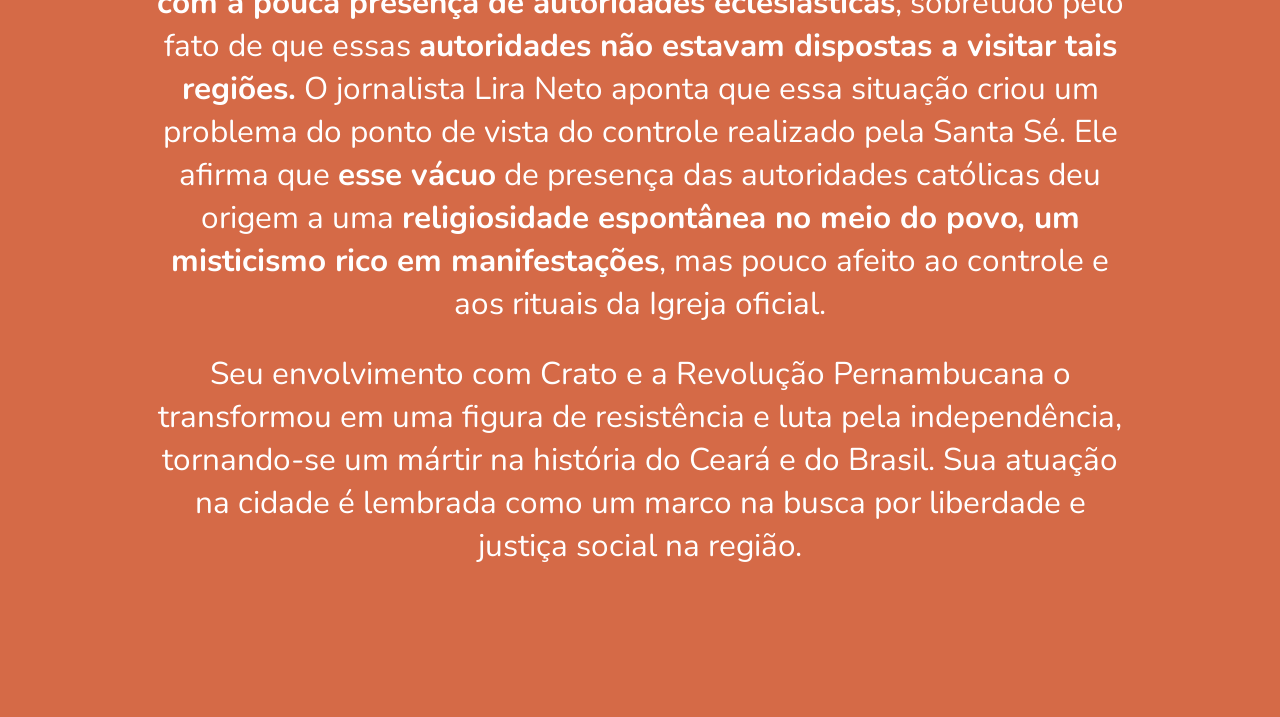
<file: src/html/pages/carlos_maria.html>
<!DOCTYPE html>
<html lang="pt-BR">

<head>
    <meta charset="UTF-8">
    <meta name="viewport" content="width=device-width, initial-scale=1.0">
    <title>Padre Carlos Maria</title>
    <link rel="shortcut icon" href="../../../public/images/home/favicon.ico" type="image/x-icon">
    <link rel="stylesheet" href="../../css/base.css">
</head>

<body>
    <main class="container">
        <div class="inicio">
            <h1 id="h1-prsn"> Padre Carlos Maria de Carvalho </h1>
            <img src="../../../public/images/crato/carlos_maria.png" alt="Padre_Cralos_Maria" class="img_principal"
                title="Padre Carlos Maria">
        </div>
        <div class="conteudo">
            <p class="paragrafo">
                Padre Carlos Maria de Carvalho teve um envolvimento significativo com a cidade de Crato, no Ceará,
                especialmente por sua participação na Revolução Pernambucana de 1817, um movimento que também impactou a
                região do Cariri, onde o Crato está localizado.
            </p>
            <p class="paragrafo">
                Ele atuava como pároco em Crato, onde desenvolveu forte influência política e social. Quando a Revolução
                Pernambucana eclodiu, Padre Carlos Maria de Carvalho foi um dos principais líderes locais que aderiram
                ao
                movimento revolucionário, trazendo o ideal de independência para o Ceará. Junto a outras figuras
                importantes, como Barbara de Alencar e seus filhos, o padre ajudou a organizar a insurreição na região,
                promovendo ideias republicanas e de liberdade contra o domínio colonial português.
            </p>
            <p class="paragrafo">
                Em Crato, ele e os outros revolucionários chegaram a proclamar a independência da região, tornando a
                cidade
                um dos centros da rebelião no Ceará. No entanto, o movimento foi reprimido pelas forças imperiais, e
                Padre
                Carlos Maria de Carvalho foi preso. Ele foi enviado para o Rio de Janeiro, onde foi julgado e condenado
                à
                morte, sendo enforcado em 1817.
            </p>

            <p class="paragrafo">
                <strong>No cursinho</strong>, Cícero encontrou grandes diferenças <strong>entre a religiosidade de
                    Fortaleza e a do vale do Cariri</strong> (onde fica a cidade de Crato). Isso se deveu ao fato de que
                o <strong>interior do Ceará sofria com a pouca presença de autoridades eclesiásticas</strong>, sobretudo
                pelo fato de que essas <strong>autoridades não estavam dispostas a visitar tais regiões.</strong> O
                jornalista Lira Neto aponta que essa situação criou um problema do ponto de vista do controle realizado
                pela Santa Sé. Ele afirma que <strong>esse vácuo</strong> de presença das autoridades católicas deu
                origem a uma <strong>religiosidade espontânea no meio do povo, um misticismo rico em
                    manifestações</strong>, mas pouco afeito ao controle e aos rituais da Igreja oficial.
            </p>
            <p class="paragrafo">
                Seu envolvimento com Crato e a Revolução Pernambucana o transformou em uma figura de resistência e luta
                pela
                independência, tornando-se um mártir na história do Ceará e do Brasil. Sua atuação na cidade é lembrada
                como
                um marco na busca por liberdade e justiça social na região.
            </p>


    </main>
</body>

</html>
</file>
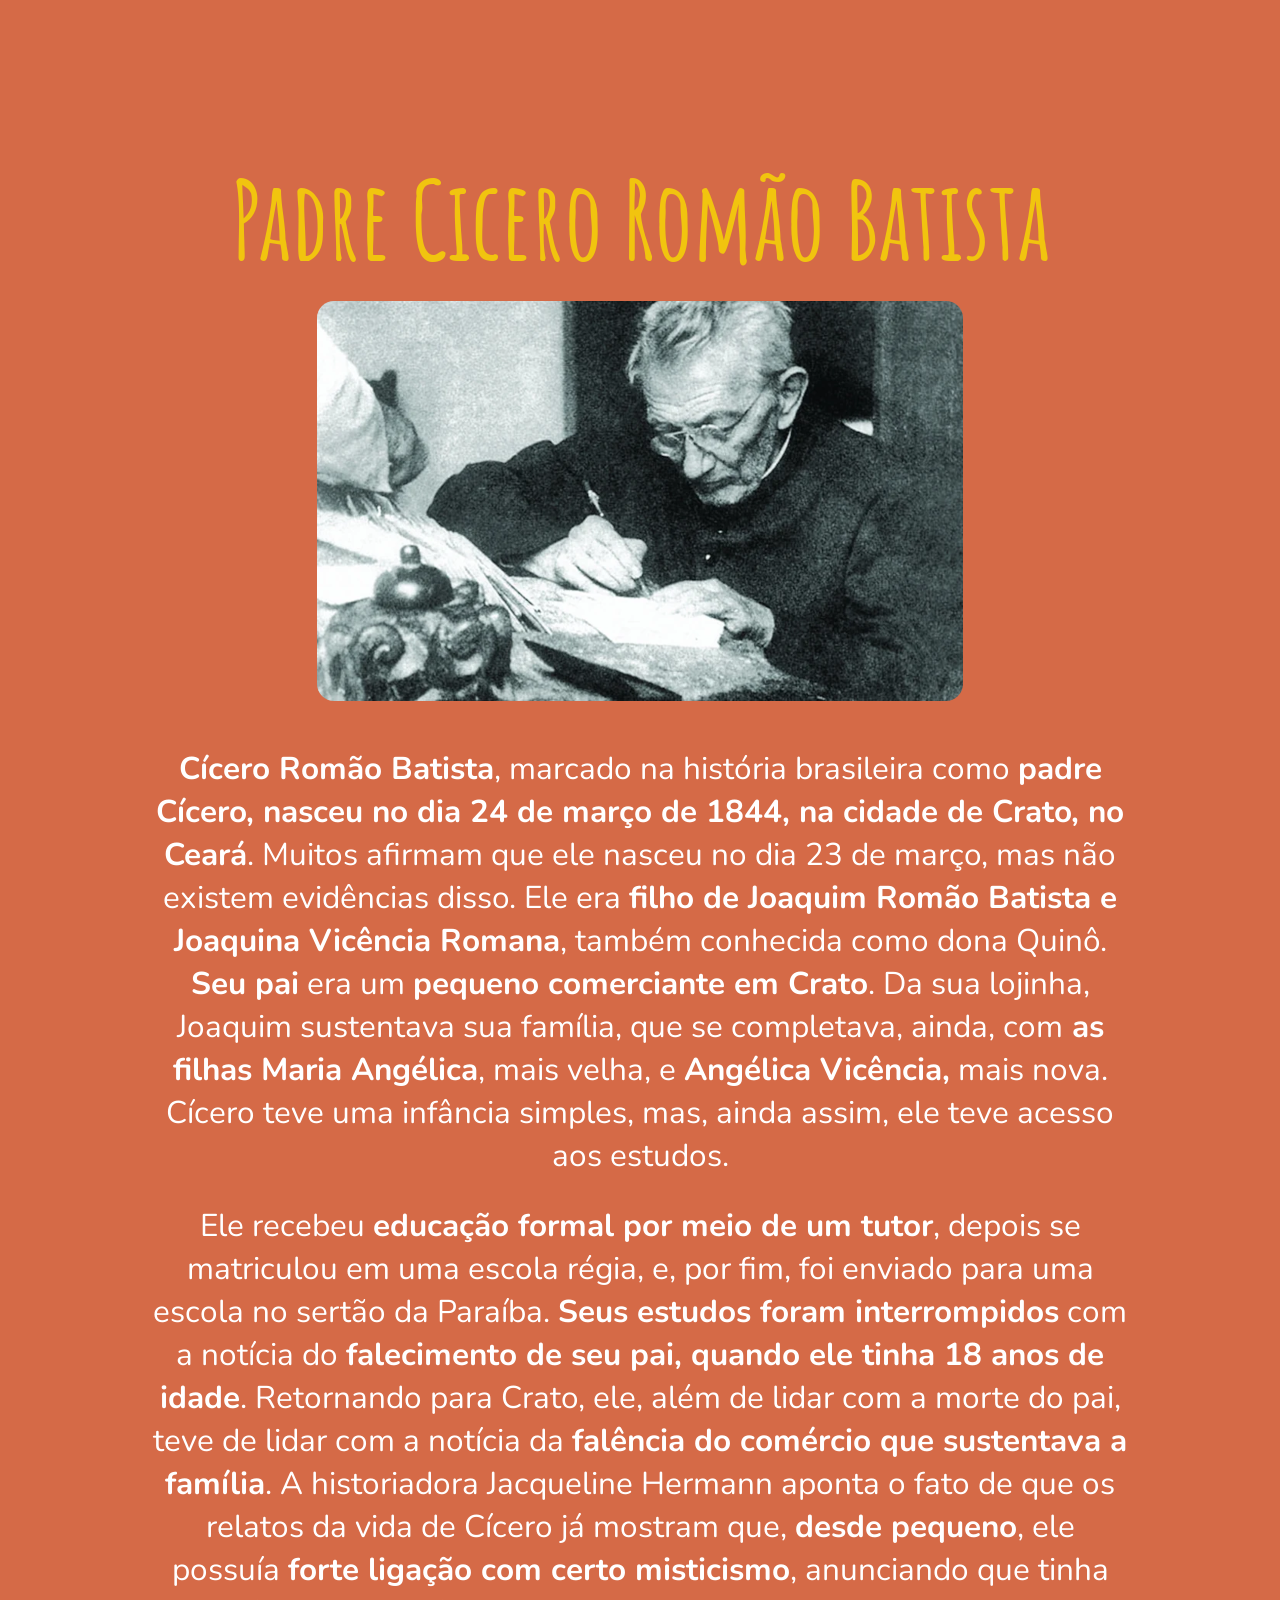
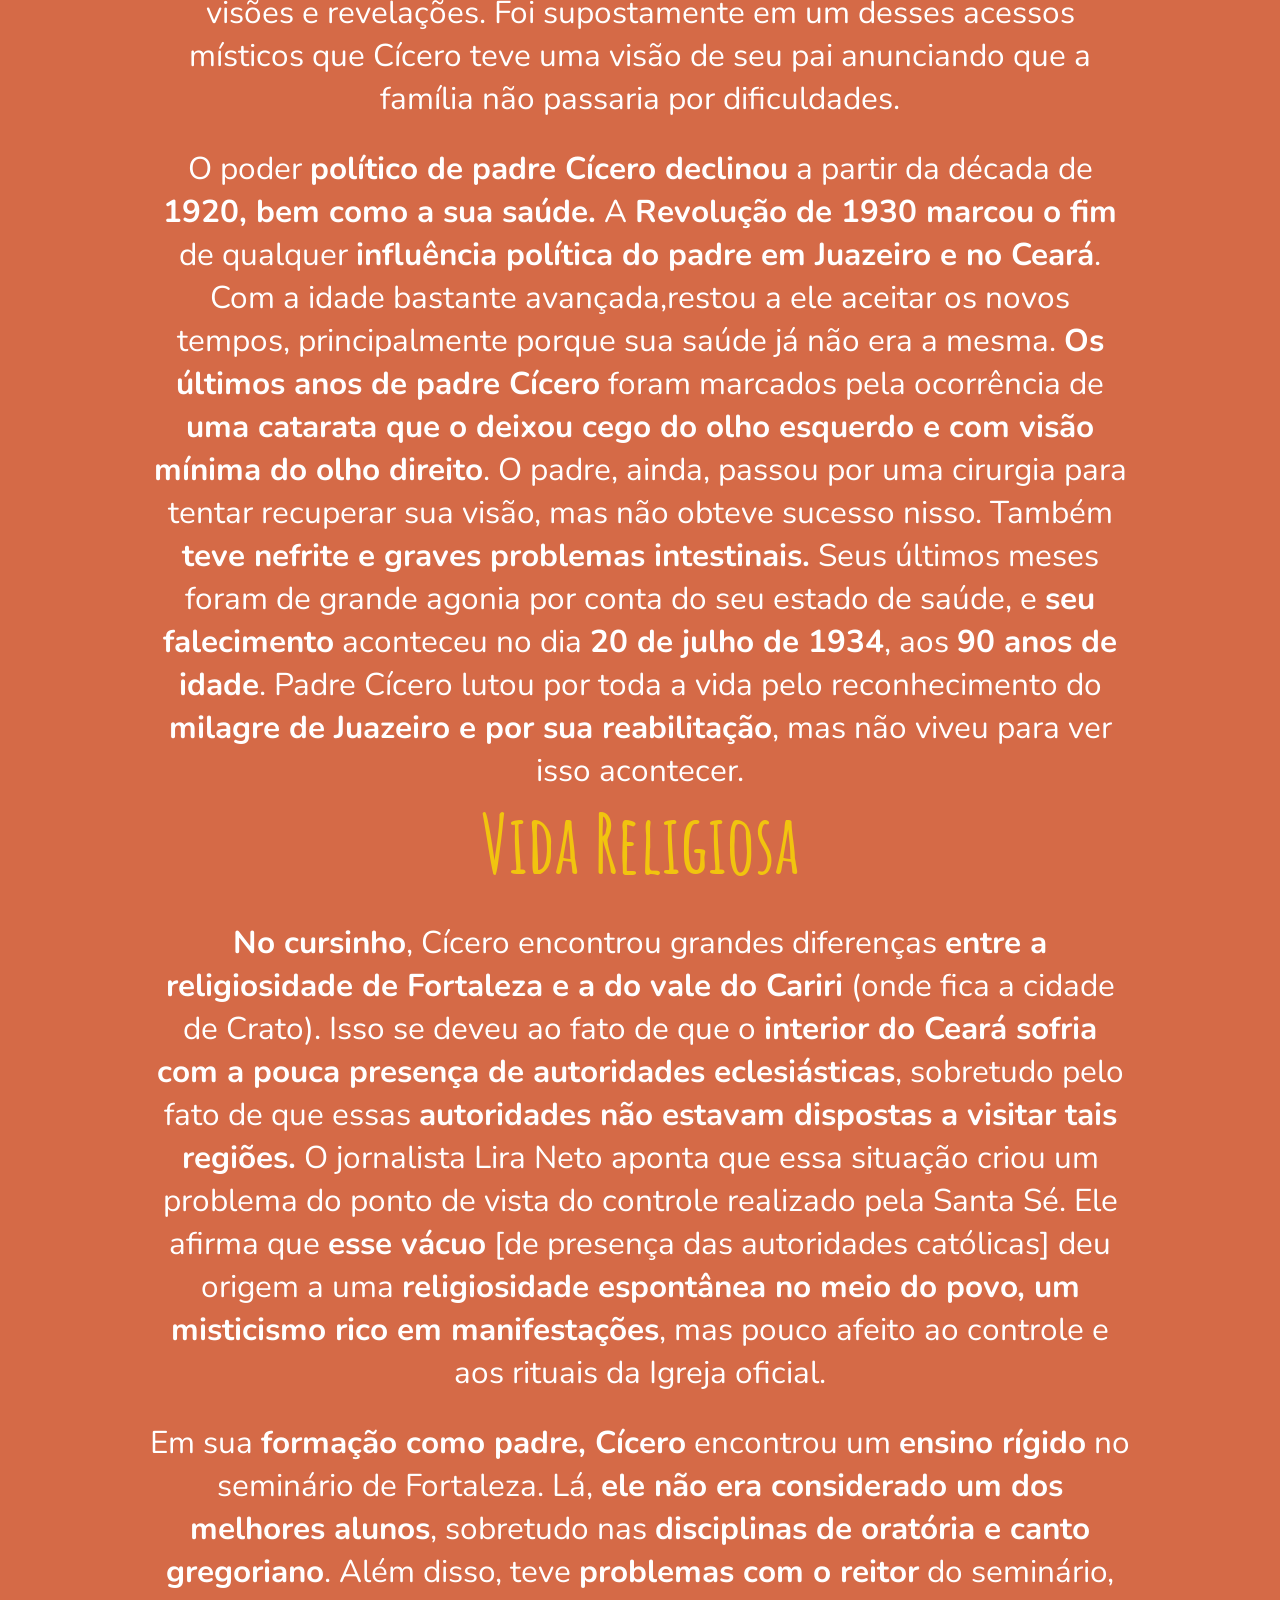
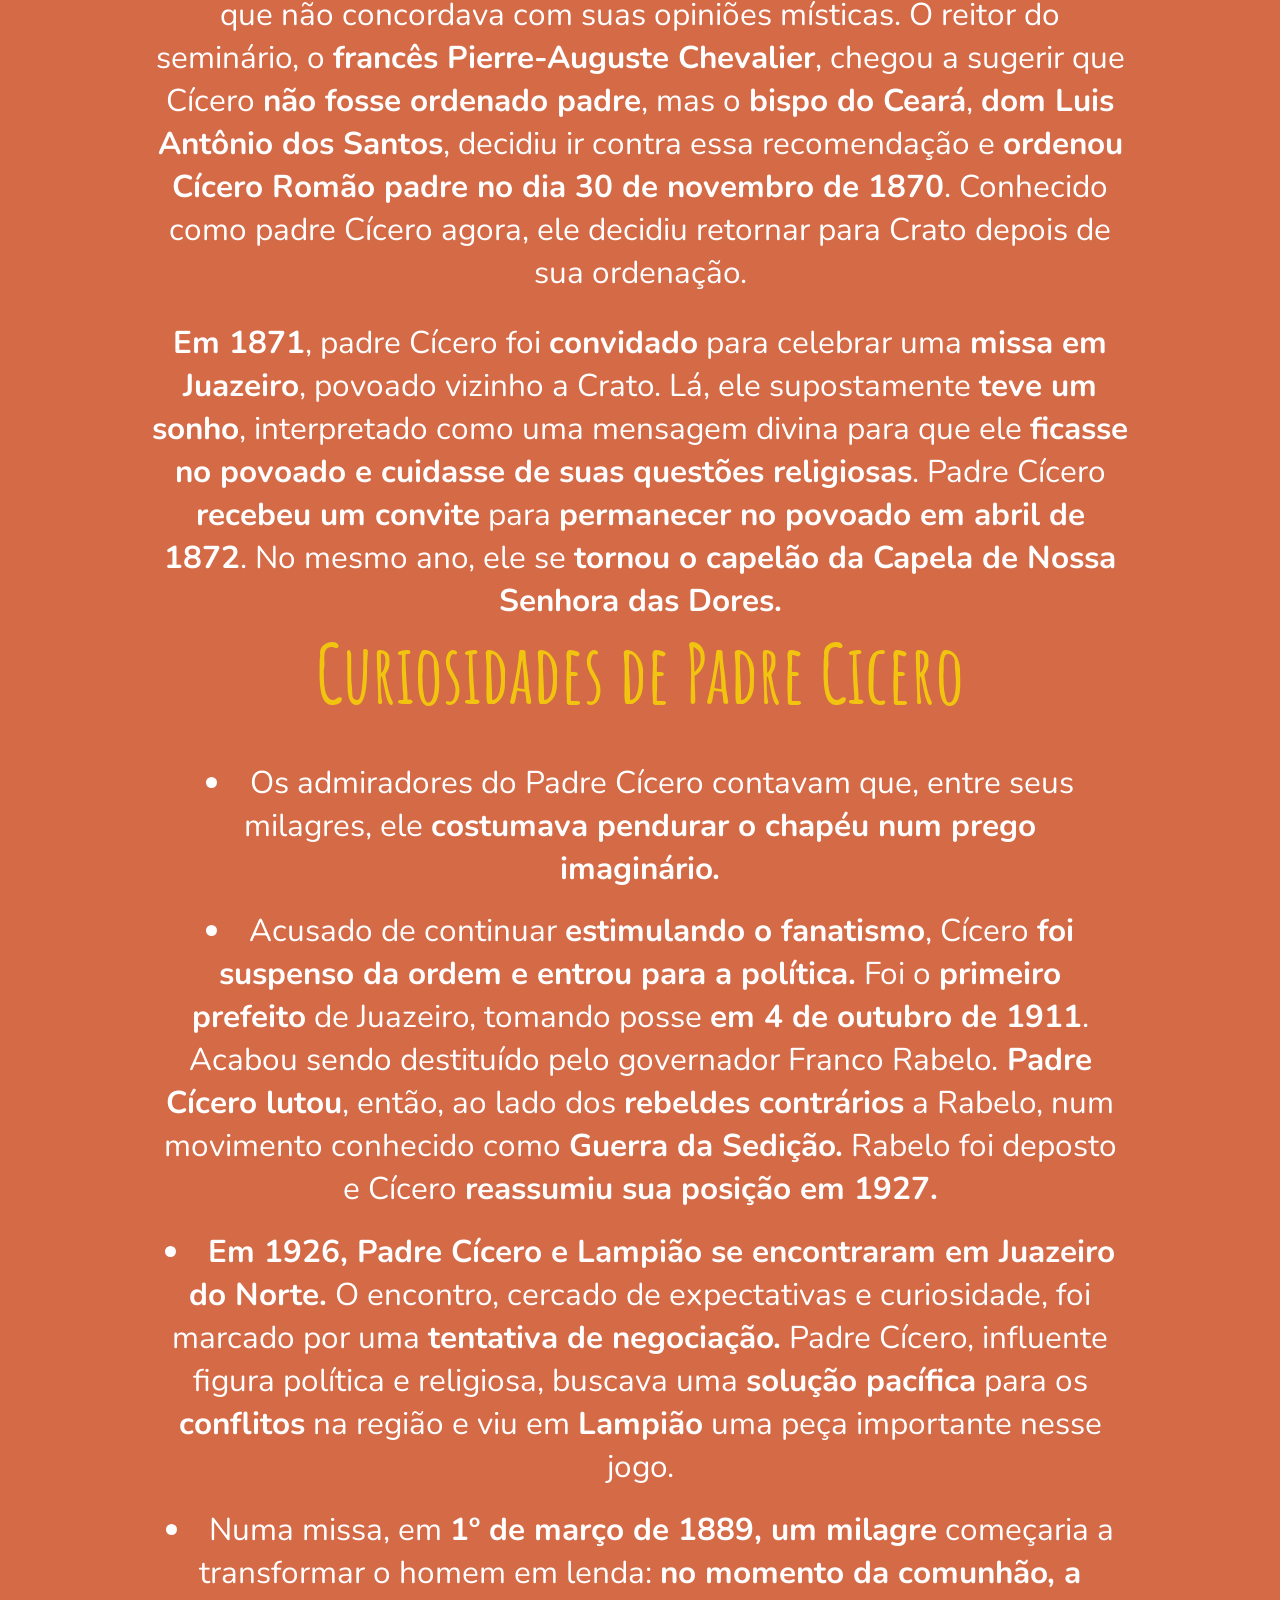
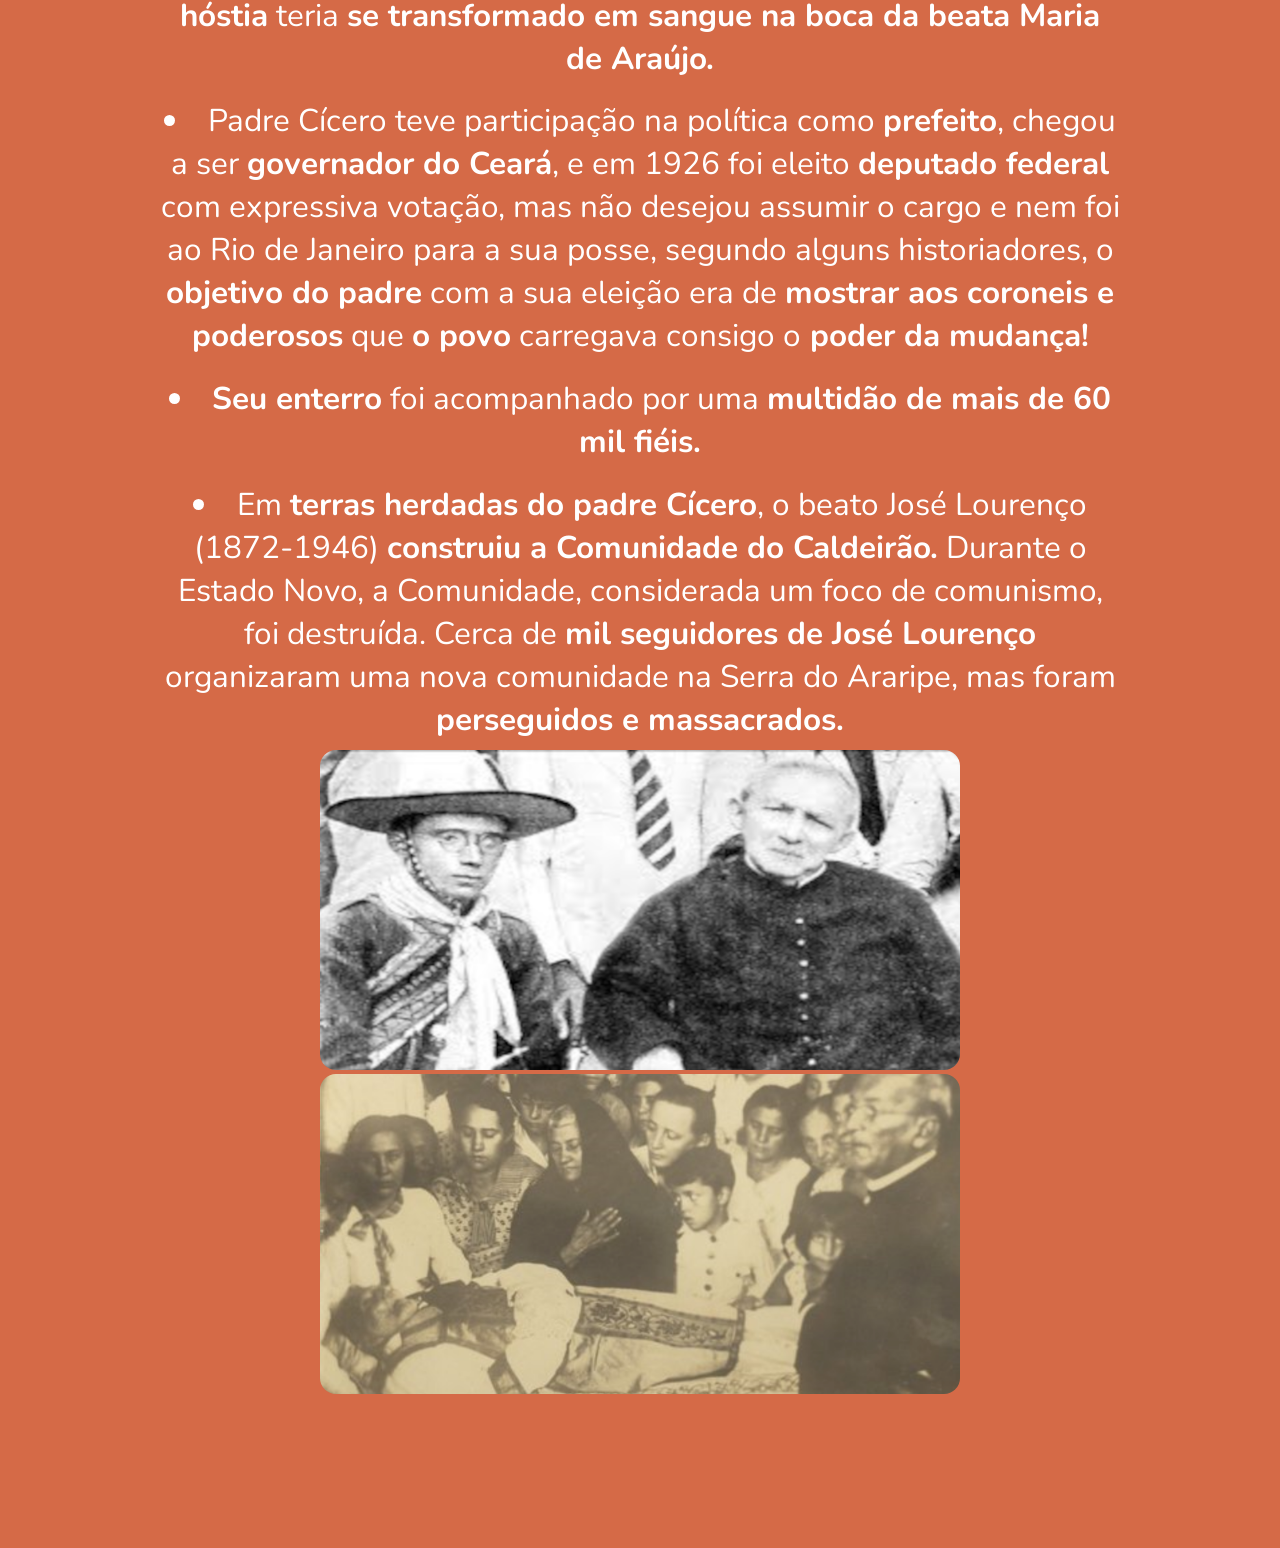
<file: src/html/pages/pe_cicero.html>
<!DOCTYPE html>
<html lang="pt-BR">
<head>
    <meta charset="UTF-8">
        <meta name="viewport" content="width=device-width, initial-scale=1.0">
            <title>Cícero Romão Batista</title>
                <link rel="shortcut icon" href="../../../public/images/home/favicon.ico" type="image/x-icon">
                    <link rel="stylesheet" href="../../css/base.css">
</head>
<body>
    <main class="container">
        <div class="inicio">
            <h1 id="h1-prsn"> Padre Cicero Romão Batista </h1>
                <img src="../../../public/images/juazeiro/personagens/pe_cicero_lendo.png" alt="Padre_Cicero_Lendo" class="img_principal" title="Padre Cícero Escrevendo">
        </div>
        <div class="conteudo">
            <p class="paragrafo">
                <strong>Cícero Romão Batista</strong>, marcado na história brasileira como <strong>padre Cícero, nasceu no dia 24 de março de 1844, na cidade de Crato, no Ceará</strong>. Muitos afirmam que ele nasceu no dia 23 de março, mas não existem evidências disso. Ele era <strong>filho de Joaquim Romão Batista e Joaquina Vicência Romana</strong>, também conhecida como dona Quinô.
                <strong>Seu pai</strong> era um <strong>pequeno comerciante em Crato</strong>. Da sua lojinha, Joaquim sustentava sua família, que se completava, ainda, com<strong> as filhas Maria Angélica</strong>, mais velha, e <strong>Angélica Vicência,</strong> mais nova. Cícero teve uma infância simples, mas, ainda assim, ele teve acesso aos estudos.
            </p>
             <p class="paragrafo">
                 Ele recebeu <strong>educação formal por meio de um tutor</strong>, depois se matriculou em uma escola régia, e, por fim, foi enviado para uma escola no sertão da Paraíba. <strong>Seus estudos foram interrompidos</strong> com a notícia do <strong>falecimento de seu pai, quando ele tinha 18 anos de idade</strong>. Retornando para Crato, ele, além de lidar com a morte do pai, teve de lidar com a notícia da <strong>falência do comércio que sustentava a família</strong>. A historiadora Jacqueline Hermann aponta o fato de que os relatos da vida de Cícero já mostram que, <strong>desde pequeno</strong>, ele possuía <strong>forte ligação com certo misticismo</strong>, anunciando que tinha visões e revelações. Foi supostamente em um desses acessos místicos que Cícero teve uma visão de seu pai anunciando que a família não passaria por dificuldades.
            </p>
            <p class="paragrafo">
                 O poder <strong>político de padre Cícero declinou</strong> a partir da década de <strong>1920, bem como a sua saúde.</strong> A <strong>Revolução de 1930 marcou o fim</strong> de qualquer <strong>influência política do padre em Juazeiro e no Ceará</strong>. Com a idade bastante avançada,restou a ele aceitar os novos tempos, principalmente porque sua saúde já não era a mesma. <strong>Os últimos anos de padre Cícero</strong> foram marcados pela ocorrência de <strong>uma catarata que o deixou cego do olho esquerdo e com visão mínima do olho direito</strong>. O padre, ainda, passou por uma cirurgia para tentar recuperar sua visão, mas não obteve sucesso nisso. Também <strong>teve nefrite e graves problemas intestinais.</strong> Seus últimos meses foram de grande agonia por conta do seu estado de saúde, e <strong>seu falecimento</strong> aconteceu no dia <strong>20 de julho de 1934</strong>, aos <strong>90 anos de idade</strong>. Padre Cícero lutou por toda a vida pelo reconhecimento do <strong>milagre de Juazeiro e por sua reabilitação</strong>, mas não viveu para ver isso acontecer.
               </p>
        </div>
                    <h2 id="h2-prsn"> Vida Religiosa </h2>
        <div class="conteudo">
            <p class="paragrafo">
                 <strong>No cursinho</strong>, Cícero encontrou grandes diferenças <strong>entre a religiosidade de Fortaleza e a do vale do Cariri</strong> (onde fica a cidade de Crato). Isso se deveu ao fato de que o <strong>interior do Ceará sofria com a pouca presença de autoridades eclesiásticas</strong>, sobretudo pelo fato de que essas <strong>autoridades não estavam dispostas a visitar tais regiões.</strong> O jornalista Lira Neto aponta que essa situação criou um problema do ponto de vista do controle realizado pela Santa Sé. Ele afirma que <strong>esse vácuo</strong> [de presença das autoridades católicas] deu origem a uma <strong>religiosidade espontânea no meio do povo, um misticismo rico em manifestações</strong>, mas pouco afeito ao controle e aos rituais da Igreja oficial.
            </p>
             <p class="paragrafo">
                 Em sua <strong>formação como padre, Cícero</strong> encontrou um <strong>ensino rígido</strong> no seminário de Fortaleza. Lá, <strong>ele não era considerado um dos melhores alunos</strong>, sobretudo nas <strong>disciplinas de oratória e canto gregoriano</strong>. Além disso, teve <strong>problemas com o reitor</strong> do seminário, que não concordava com suas opiniões místicas. O reitor do seminário, o <strong>francês Pierre-Auguste Chevalier</strong>, chegou a sugerir que Cícero <strong>não fosse ordenado padre</strong>, mas o <strong>bispo do Ceará</strong>, <strong>dom Luis Antônio dos Santos</strong>, decidiu ir contra essa recomendação e <strong>ordenou Cícero Romão padre no dia 30 de novembro de 1870</strong>. Conhecido como padre Cícero agora, ele decidiu retornar para Crato depois de sua ordenação.
            </p>
            <p class="paragrafo">
                 <strong>Em 1871</strong>, padre Cícero foi <strong>convidado</strong> para celebrar uma <strong>missa em Juazeiro</strong>, povoado vizinho a Crato. Lá, ele supostamente <strong>teve um sonho</strong>, interpretado como uma mensagem divina para que ele <strong>ficasse no povoado e cuidasse de suas questões religiosas</strong>. Padre Cícero <strong>recebeu um convite</strong> para <strong>permanecer no povoado em abril de 1872</strong>. No mesmo ano, ele se <strong>tornou o capelão da Capela de Nossa Senhora das Dores.</strong>
               </p>
        </div>
                    <h2 id="h2-prsn"> Curiosidades de Padre Cicero </h2>
        <section class="lista">
            <ul>
                <li>Os admiradores do Padre Cícero contavam que, entre seus milagres, ele <strong>costumava pendurar o chapéu num prego imaginário.</strong></li>

                <li>Acusado de continuar <strong>estimulando o fanatismo</strong>, Cícero <strong>foi suspenso da ordem e entrou para a política.</strong> Foi o <strong>primeiro prefeito</strong> de Juazeiro, tomando posse <strong>em 4 de outubro de 1911</strong>. Acabou sendo destituído pelo governador Franco Rabelo.<strong> Padre Cícero lutou</strong>, então, ao lado dos <strong>rebeldes contrários</strong> a Rabelo, num movimento conhecido como <strong>Guerra da Sedição.</strong> Rabelo foi deposto e Cícero <strong>reassumiu sua posição em 1927.</strong></li>

                <li><strong>Em 1926, Padre Cícero e Lampião se encontraram em Juazeiro do Norte.</strong> O encontro, cercado de expectativas e curiosidade, foi marcado por uma <strong>tentativa de negociação.</strong> Padre Cícero, influente figura política e religiosa, buscava uma <strong>solução pacífica</strong> para os <strong>conflitos</strong> na região e viu em <strong>Lampião</strong> uma peça importante nesse jogo.</li>

                <li>Numa missa, em <strong>1º de março de 1889, um milagre</strong> começaria a transformar o homem em lenda: <strong>no momento da comunhão, a hóstia</strong> teria <strong>se transformado em sangue na boca da beata Maria de Araújo.</strong></li>

                <li>Padre Cícero teve participação na política como <strong>prefeito</strong>, chegou a ser <strong>governador do Ceará</strong>, e em 1926 foi eleito <strong>deputado federal</strong> com expressiva votação, mas não desejou assumir o cargo e nem foi ao Rio de Janeiro para a sua posse, segundo alguns historiadores, o <strong>objetivo do padre</strong> com a sua eleição era de <strong>mostrar aos coroneis e poderosos</strong> que <strong>o povo</strong> carregava consigo o<strong> poder da mudança!</strong></li>

                <li><strong>Seu enterro</strong> foi acompanhado por uma <strong>multidão de mais de 60 mil fiéis.</strong></li>

                <li> Em <strong>terras herdadas do padre Cícero</strong>, o beato José Lourenço (1872-1946) <strong>construiu a Comunidade do Caldeirão.</strong> Durante o Estado Novo, a Comunidade, considerada um foco de comunismo, foi destruída. Cerca de <strong>mil seguidores de José Lourenço</strong> organizaram uma nova comunidade na Serra do Araripe, mas foram <strong>perseguidos e massacrados.</strong></li>

            </ul>
        </section>
        <div class="imagens-pe">
            <img src="../../../public/images/juazeiro/personagens/padre_e_lampiao.png" alt="Pe Cicero e Lampião" title="Padre Cícero e Lampião" >
                <img src="../../../public/images/juazeiro/personagens/pe_cicero_leito.png" alt="utimos mmomentos" title="Últimos momentos de vida de Padre Cicero">
        </div>
    </main>
</body>
</html>
</file>
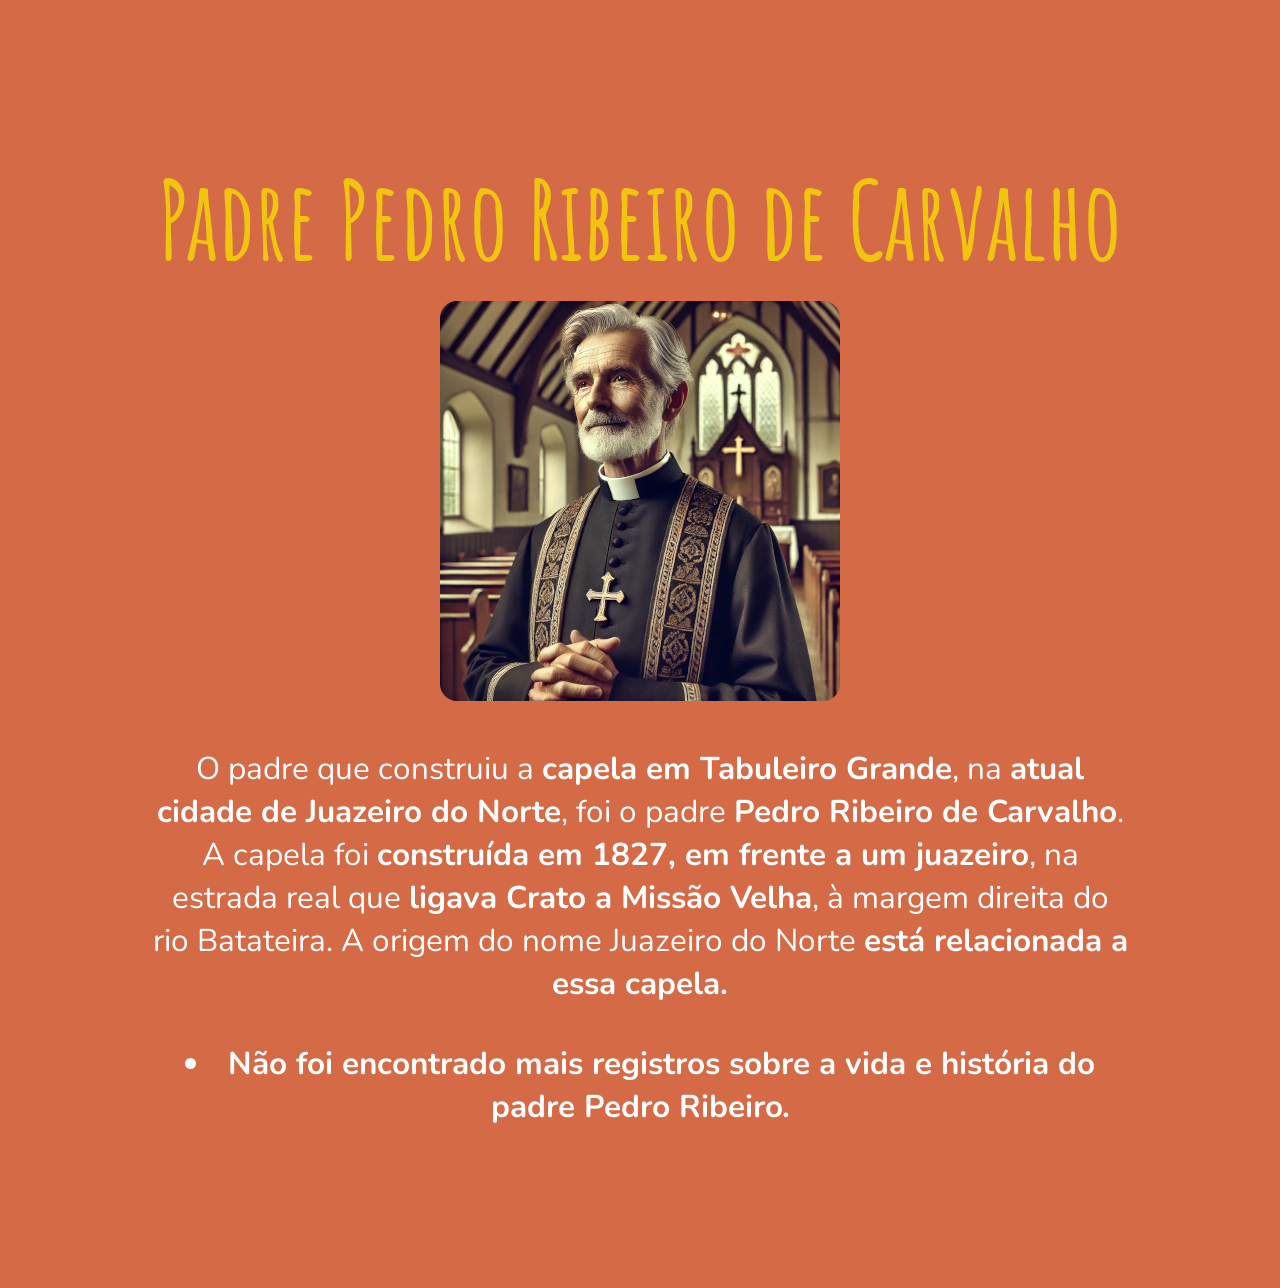
<file: src/html/pages/pe_ribeiro.html>
<!DOCTYPE html>
<html lang="pt-BR">
<head>
    <meta charset="UTF-8">
    <meta name="viewport" content="width=device-width, initial-scale=1.0">
    <title> Pedro Ribeiro de Carvalho </title>
        <link rel="shortcut icon" href="../../../public/images/home/favicon.ico" type="image/x-icon">
            <link rel="stylesheet" href="../../css/base.css">
</head>
<body>
    <main class="container">
        <div class="inicio">
            <h1 id="h1-prsn"> Padre Pedro Ribeiro de Carvalho </h1>
                <img src="../../../public/images/juazeiro/pe_ribeiro.png" alt="Padre_Cicero_Lendo" class="img_principal" 
                title="imagem gerada por inteligência artificial">
        </div>
        <div class="conteudo">
            <p class="paragrafo">
                O padre que construiu a <strong>capela em Tabuleiro Grande</strong>, na <strong>atual cidade de Juazeiro do Norte</strong>, foi o padre <strong>Pedro Ribeiro de Carvalho</strong>. A capela foi <strong>construída em 1827, em frente a um juazeiro</strong>, na estrada real que <strong>ligava Crato a Missão Velha</strong>, à margem direita do rio Batateira. A origem do nome Juazeiro do Norte <strong>está relacionada a essa capela.</strong>
            </p>
        </div>
        <section class="lista">
            <ul>
                <li><strong>Não foi encontrado mais registros sobre a vida e história do padre Pedro Ribeiro.</strong></li>
            </ul>
</body>
</html>
</file>
<file: src/css/base.css>
@import url('https://fonts.googleapis.com/css2?family=Amatic+SC:wght@400;700&family=Macondo&display=swap');
@import url('https://fonts.googleapis.com/css2?family=Nunito:ital,wght@0,200..1000;1,200..1000&display=swap');
*{
    padding: 0;
    margin: 0;
}

.body-home,.body-juazeiro,.body-crato,.body-barbalha{
    background-size: cover;
    background-position: top center;
    background-attachment: scroll;
    background-repeat: no-repeat;
    overflow-x: hidden;
    min-height: 250vh;
}
.body-administradores{
    font-family: "Amatic SC", sans-serif;
    background-color: #D56A47;
    text-align: center;
    background-repeat: no-repeat;
    background-position: top center;
    background-size: 80%;
}

.body-home{
    background-image: url('../../public/images/home/fundo-home.jpeg');
}
.body-juazeiro{
    background-image: url('../../public/images/juazeiro/body_juazeiro.png');
}
.body-crato{
    background-image: url('../../public/images/crato/background.crato.png');
}
.body-barbalha{
    background-image: url('../../public/images/barbalha/background_barbalha.png');
}
.body-administradores{
    background-image: url('../../public/images/administradores/fundo-adm.png');
}

.header-global,footer{
    background-color: #FFBD59;
    height: 19vh;
    width: 100%;
    display: flex;
    font-family: "Amatic SC", sans-serif;
    align-items: center;
    position: relative;
}

nav.footer-nav {
    padding-right: 90px;
}

#logo{
    height: 18vh;
    margin-top: 0.312em;
    margin-left: 1.562em;
}

nav{
    flex-grow: 1;
}

nav ul {
    display: flex;
    justify-content: center;
    list-style: none;
}

nav ul li {
    margin-right: 3.125em;
    padding: 1.775em;
}

nav ul li a {
    color: black;
    font-weight: 900;
    font-size: 7vh;
    text-decoration: none;
    display: flex;
    transition: color 0.3s ease;
}

nav ul li a:hover {
    color: white;
}

.btn{
    text-decoration: none;
    text-transform: uppercase;
    transition: 0.4s;
    color: white;
    font-weight: 900;
    font-size: 4vh;
    border: 0.120em solid white;
    border-radius: 1.625em;
    padding: 6px 11px;
    margin-right: 1.125em;
}

.btn:hover{
    background-color: white;
    color: black;
}

.container{
    padding: 150px;
}

.title-img img{
    height: 12vh;
}

.title, #sub-title, #p1, #p2{
    text-align: center;
}

#p1{
    font-size: 4vh;
    font-family: "Nunito", sans-serif;
}

#sub-title{
    font-family: "Nunito", sans-serif;
    font-size: 4.5vh;
    padding: 25px;
}

.section {
    display: flex;
    align-items: stretch;
    gap: 32px;
    margin-bottom: 48px;
}

.section p {
    font-family: "Nunito", sans-serif;
    display: flex;
    align-items: center;
    background-color: rgba(249, 231, 206, 0.7);
    font-weight: bold;
    font-size: 3vh;
    padding: 22px; 
    border-radius: 20px;
    text-align: center;
}
.section--center {
    flex-direction: column;
    align-items: center;
}
.section--center img {
    width: 800px;
    height: 445px;
    border-radius: 8px;
}

.personagens {
    display: flex;
    justify-content: center;
    align-items: center;
    flex-wrap: wrap;
    gap: 40px;
    padding: 20px;
}

.person {
    width: 100%;
    max-width: 250px;
    max-height: 250px;
    height: auto;
    padding: 12px;
    border-radius: 13%;
    transition: transform 0.3s ease-in-out;
    align-items: center;
    display: flex; /* Adicionado para centralizar os itens dentro da cidade */
    flex-direction: column; /* Organiza a imagem e o título em coluna */
    align-items: center; /* Centraliza os itens */
}

.person:hover {
    transform: scale(1.05);
}

.perso-title {
    text-align: center;
    color: white;
    font-size: 3.8rem;
}

.gastronomia {
    display: flex;
    justify-content: center;
    flex-wrap: wrap;
    gap: 10px 50px ; 
    margin: 50px auto;
    padding: 0px;
    max-width: 90%;
}

.card {
    display: flex;
    flex-direction: column;
}

.cards {
    display: flex;
    align-items: center;
    justify-content: flex-start;
    padding: 10px;
    border-radius: 10px;
    height: 210px;
    width: 500px;
    background-color: #F9E7CE;
    border-radius: 10px;
    margin-top: 10px;
}
.card h3{
    font-size: 7.5vh;
    color: #FFBD59;
}

.card p{
    font-size: 3.5vh;
}

.card h3, .card p{
    text-align: start;
}

.cards img {
    width: 200px;
    height: 200px;
}

h2,h3{
    font-family: "Amatic SC", sans-serif;
}

h2{
    font-size: 8em;
    text-align: center;
    color: #ffffff;
}

.eventos {
    display: flex;
    justify-content: center;
    flex-wrap: wrap;
    gap: 10px 50px ; /* Ajusta o espaço entre as caixas na vertical e horizontal */
    margin: 50px auto;
    padding: 0px;
    width: 100%;
}

.card {
    display: flex;
    flex-direction: column;
}

.cards {
    display: flex;
    align-items: center;
    justify-content: flex-start;
    padding: 5px;
    border-radius: 10px;
    height: auto;
    width: 70vh;
    background-color: #D56A47;
    border-radius: 10px;
    margin-top: 5px;
}
/* Pontos turisticos */
.slider{
    overflow-x: scroll;
    width: 65%;
    margin: 0 auto;
}

.content{
    display: flex;
    width: fit-content;
}

.content img{
    height: 350px;
    width: 350px;
    object-fit: cover;
    padding: 0.445em;
    border-radius: 2em;
}

/* Gastronomia */
.card-gastronomia h3{
    color: #FFBD59;
    font-size: 7vh;
}

.card-gastronomia p{
    font-family: "Nunito", sans-serif;
    font-size: 4vh;
    text-align: left;
}

#img-gastro{
    border-radius: 15%;
    padding: 10px;
}

.cidades {
    display: flex;
    justify-content: center;
    align-items: center;
    flex-wrap: wrap;
    gap: 40px;
    padding: 20px;
    height: 45vh;
}

.city {
    width: 100%;
    height: 45vh;
    padding: 12px;
    border-radius: 13%;
    transition: transform 0.3s ease-in-out;
    align-items: center;
    display: flex; /* Adicionado para centralizar os itens dentro da cidade */
    flex-direction: column; /* Organiza a imagem e o título em coluna */
    align-items: center; /* Centraliza os itens */
}

.cidades img {
    min-height: 350px;
    object-fit: cover;
}

.city:hover {
    transform: scale(1.05);
}

.city-title {
    text-align: center;
    color: white;
    font-size: 6vh;
}

a {
    text-decoration: none;
}

/* estilização dos personagens */
body{
    margin: 0;
    padding: 0;
    background-color: #D56A47;
    text-align: center;
}

#h1-prsn, #h2-prsn{
    font-family: "Amatic SC", sans-serif;
    color: #F1C40F;
}

#h1-prsn{
    font-size: 12vh;
}

#h2-prsn{
    font-size: 9vh;
}

.img_principal, .imagens img {
    padding: 0.937em;
    border-radius: 2em;
}

.paragrafo,.lista{
    font-family: "Nunito", sans-serif;
    font-weight: 400;
    font-size: 3.5vh; 
    color: white; 
    width: 100%; 
    margin-top: 3vh; 
}

ul {
    list-style-type: disc;
    padding: 0;
    text-align: center; 
    list-style-position: inside;
}

ul li {
    padding: 0.312em;
}

.img-2{
    height: 540px;
}

.imagens-pe img{
    height: 320px;
    width: 640px;
    border-radius: 1em;
}

/* Administradores */

#login{
    margin-top: 10vh;
}

#h1-adm{
    font-size: 12vh;
    color: #ffffff;
}
#h2-adm{
    font-size: 5vh;
    margin-right: 7em;
}
.formulario h1 h2{
    align-items: start;
}

input {
    font-size: 2vh;
    height: 6vh;
    border: none;
    border-radius: 9px;
    box-shadow: 2px 2px 4px rgba(0, 0, 0, 0.3);
    width: 45vh;
}
::placeholder {
    font-size: 3vh;
    margin-left: 10px;
}

.login {
    font-family: "Amatic SC", sans-serif;
    font-weight: bold;
    background-color: #FFBD59;
    font-size: 4vh;
    margin-top: 2rem;
    width: 45vh;
}

.formulario {
    display: flex;
    justify-content: center;
    align-items: center;
    flex-direction: column;
    margin-top: 10rem;
}
</file>
